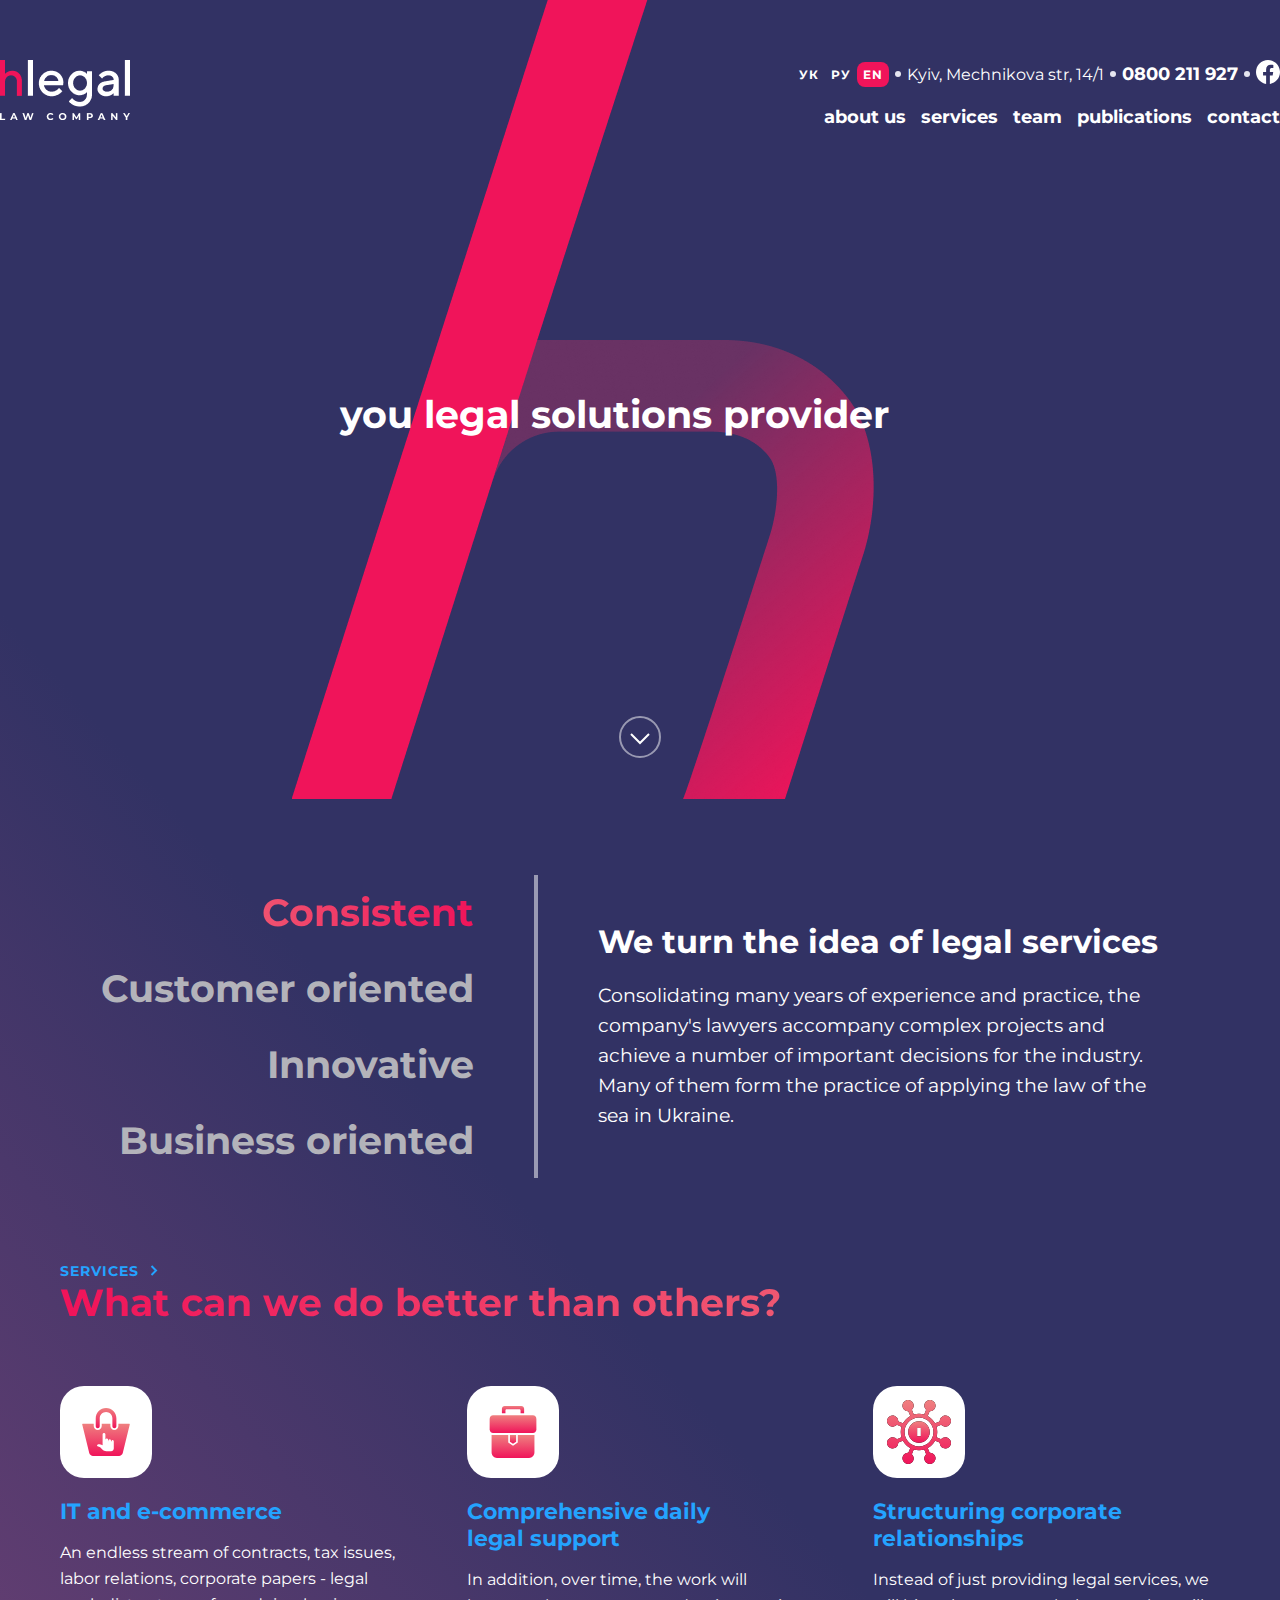
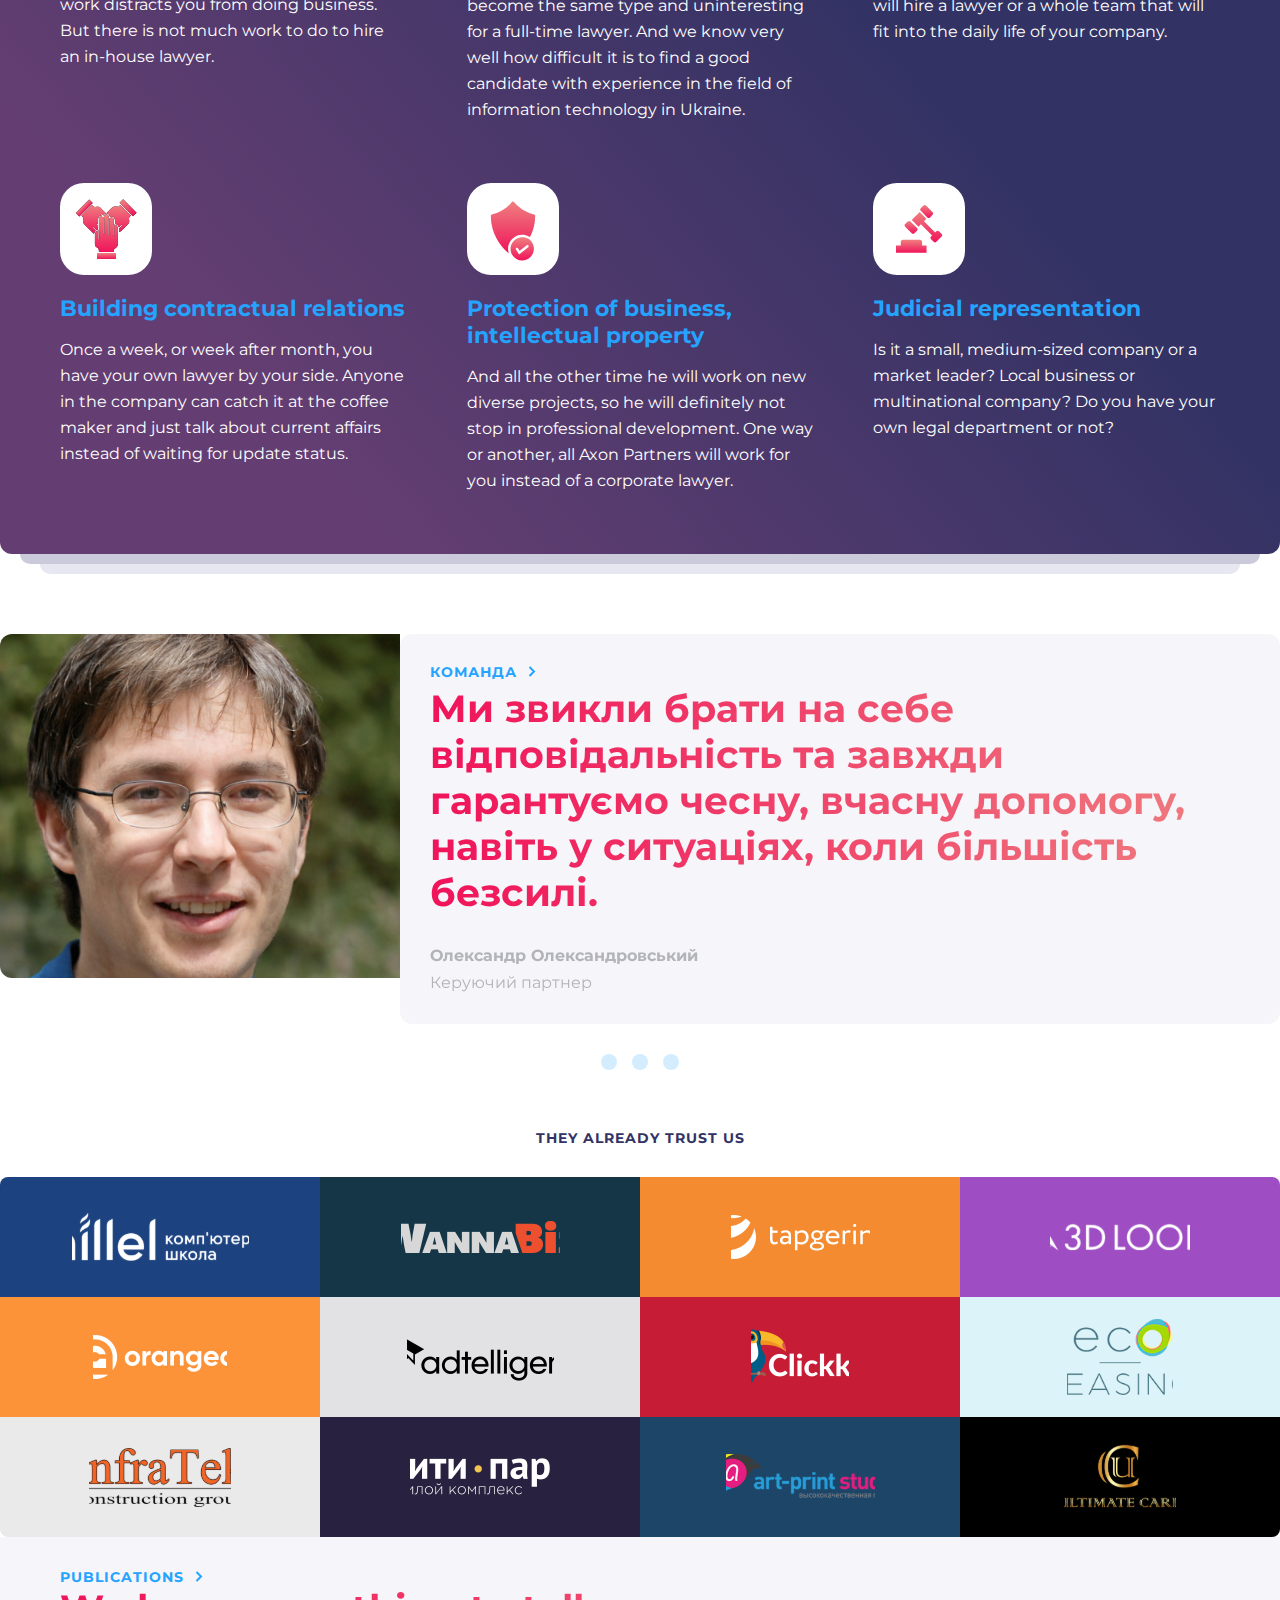
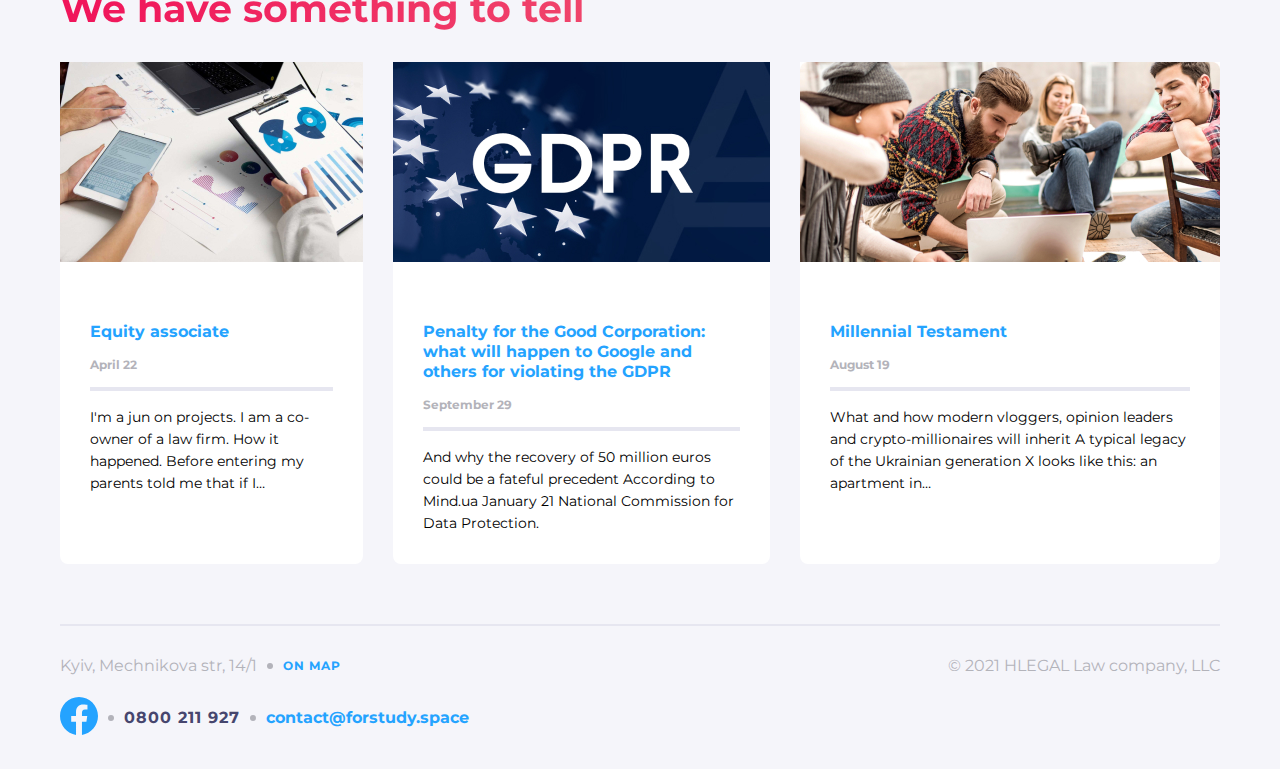
<file: index.html>
<!doctype html>
<html lang="en">
<head>
    <meta charset="UTF-8">
    <meta name="viewport"
          content="width=device-width, user-scalable=no, initial-scale=1.0, maximum-scale=1.0, minimum-scale=1.0">
    <meta http-equiv="X-UA-Compatible" content="ie=edge">
    <link rel="stylesheet" type="text/css" href="./slick/slick.css"/>
    <link rel="stylesheet" type="text/css" href="./slick/slick-theme.css"/>
    <link rel="stylesheet" href="./stylesheets/main.css">
    <title>hlegals</title>
</head>
<body>
    <section class="home">
        <div class="home__opacity"></div>
        <div class="container">
            <header class="header">
                <div class="header__wrapper">
                    <a href="#" class="header__logo">
                        <picture class="header__logo__img">
                            <source srcset="./images/icon/logo.png" media="(min-width: 376px)">
                            <source srcset="./images/icon/logo-mobile.svg" media="(min-width: 1px)">
                            <img src="./images/icon/logo.png" alt="logo" class="header__logo__img">
                        </picture>
                    </a>
                    <div class="header__nav-wrapper">
                        <a href="#" class="header__lang">УК</a>
                        <a href="#" class="header__lang">РУ</a>
                        <a href="#" class="header__lang header__lang__active">EN</a>
                        <div class="header__dot"></div>
                        <p class="header__text">Kyiv, Mechnikova str, 14/1</p>
                        <div class="header__dot"></div>
                        <p class="header__phone">0800 211 927</p>
                        <div class="header__dot"></div>
                        <a href="#" class="header__facebook">
                            <svg class="facebook__white" width="38" height="38" viewBox="0 0 38 38" fill="none" xmlns="http://www.w3.org/2000/svg">
                                <g clip-path="url(#clip0_32257_1322)">
                                    <path d="M38 19.1161C38 8.55857 29.4934 0 19 0C8.50658 0 0 8.55857 0 19.1161C0 28.6575 6.94803 36.5659 16.0312 38V24.6419H11.207V19.1161H16.0312V14.9046C16.0312 10.1136 18.8678 7.46723 23.2078 7.46723C25.2866 7.46723 27.4609 7.84059 27.4609 7.84059V12.545H25.0651C22.7048 12.545 21.9688 14.0185 21.9688 15.5302V19.1161H27.2383L26.3959 24.6419H21.9688V38C31.052 36.5659 38 28.6575 38 19.1161Z"/>
                                </g>
                                <defs>
                                    <clipPath id="clip0_32257_1322">
                                        <rect width="38" height="38" fill="white"/>
                                    </clipPath>
                                </defs>
                            </svg>
                        </a>
                    </div>
                    <nav class="header__nav-wrapper">
                        <a href="./pages/aboutUS.html" class="header__link">about us</a>
                        <a href="./pages/services.html" class="header__link">services</a>
                        <a href="./pages/team.html" class="header__link">team</a>
                        <a href="./pages/publications.html" class="header__link">publications</a>
                        <a href="./pages/contact.html" class="header__link">contact</a>
                    </nav>
                    <a href="#" class="header__burger">
                        <span class="header__burger__span"></span>
                        <span class="header__burger__span"></span>
                        <span class="header__burger__span"></span>
                    </a>
                </div>
            </header>
        </div>

        <div class="container">
            <div class="home__bgr__box">
                <h4 class="home__bgr__text">you legal solutions provider</h4>
                <a href="#" class="home__bgr__scroll">
                <svg class="home__bgr__scroll-svg" width="42" height="42" viewBox="0 0 42 42" fill="none" xmlns="http://www.w3.org/2000/svg">
                    <circle opacity="0.5" cx="21" cy="21" r="20" stroke-width="2"/>
                    <path d="M12 18L21 27L30 18" stroke-width="2"/>
                </svg>
            </a>
            </div>
            <div class="home__bgr">
                <img class="home__bgr__symbol" src="./images/symbol/symbol-sd.png" alt="Symbol">
            </div>
        </div>

        <div class="container">
            <div class="home__experiences">
                <div class="home__experiences__box">
                    <a href="#" class="home__experiences__box__list home__experiences__box__list__active">Consistent</a>
                    <a href="#" class="home__experiences__box__list">Customer oriented</a>
                    <a href="#" class="home__experiences__box__list">Innovative</a>
                    <a href="#" class="home__experiences__box__list">Business oriented</a>
                </div>
                <div class="home__experiences__separator"></div>
                <div class="home__experiences__box">
                    <h6 class="home__experiences__box__title">We turn the idea of legal services</h6>
                    <p class="home__experiences__box__text">Consolidating many years of experience and
                        practice, the company's lawyers accompany complex projects and achieve a
                        number of important decisions for the industry. Many of them form the
                        practice of applying the law of the sea in Ukraine.
                    </p>
                </div>
            </div>
            <div class="home__experiences__cardBox__container">
                <a href="" class="home__experiences__pageLink">Services
                    <svg class="arrow-svg" width="8" height="11" viewBox="0 0 8 11" fill="none" xmlns="http://www.w3.org/2000/svg">
                        <path d="M1.5 1L6 5.5L1.5 10"  stroke-width="2"/>
                    </svg>
                </a>
                <h1 class="home__experiences__pageTitle">What can we do better than others?</h1>
                <div class="home__experiences__cardBox">
                    <div class="home__experiences__cardBox__card">
                        <a href="./pages/service-entry.html" class="home__experiences__cardBox__card__link">
                        <img src="./images/icon/ecommerce.svg" alt="icon" class="home__experiences__cardBox__card__icon">
                        <p class="home__experiences__cardBox__card__title">IT and e-commerce</p>
                        </a>
                        <p class="home__experiences__cardBox__card__text">An endless stream of contracts,
                            tax issues, labor relations, corporate papers - legal work distracts you
                            from doing business. But there is not much work to do to hire an in-house
                            lawyer.
                        </p>
                    </div>
                    <div class="home__experiences__cardBox__card">
                        <a href="" class="home__experiences__cardBox__card__link">
                            <img src="./images/icon/support.svg" alt="icon" class="home__experiences__cardBox__card__icon">
                            <p class="home__experiences__cardBox__card__title">Comprehensive daily <br>
                                legal support</p>
                        </a>
                        <p class="home__experiences__cardBox__card__text">In addition, over time, the work will
                            become the same type and uninteresting for a full-time lawyer. And we
                            know very well how difficult it is to find a good candidate with
                            experience in the field of information technology in Ukraine.
                        </p>
                    </div>
                    <div class="home__experiences__cardBox__card">
                        <a href="" class="home__experiences__cardBox__card__link">
                            <img src="./images/icon/coprorate.svg" alt="icon" class="home__experiences__cardBox__card__icon">
                            <p class="home__experiences__cardBox__card__title">Structuring corporate relationships</p>
                        </a>
                        <p class="home__experiences__cardBox__card__text">Instead of just providing legal services, we will hire a
                            lawyer or a whole team that will fit into the daily life of your company.
                        </p>
                    </div>
                    <div class="home__experiences__cardBox__card">
                        <a href="" class="home__experiences__cardBox__card__link">
                            <img src="./images/icon/trust.svg" alt="icon" class="home__experiences__cardBox__card__icon">
                            <p class="home__experiences__cardBox__card__title">Building contractual relations</p>
                        </a>
                        <p class="home__experiences__cardBox__card__text">Once a week, or week after month, you have your own
                            lawyer by your side. Anyone in the company can catch it at the coffee maker and just talk about current
                            affairs instead of waiting for update status.
                        </p>
                    </div>
                    <div class="home__experiences__cardBox__card">
                        <a href="" class="home__experiences__cardBox__card__link">
                            <img src="./images/icon/protection.svg" alt="icon" class="home__experiences__cardBox__card__icon">
                            <p class="home__experiences__cardBox__card__title">Protection of business, intellectual property</p>
                        </a>
                        <p class="home__experiences__cardBox__card__text">And all the other time he will work on new diverse projects, so
                            he will definitely not stop in professional development. One way or another, all Axon Partners will work for you
                            instead of a corporate lawyer.
                        </p>
                    </div>
                    <div class="home__experiences__cardBox__card">
                        <a href="" class="home__experiences__cardBox__card__link">
                            <img src="./images/icon/court.svg" alt="icon" class="home__experiences__cardBox__card__icon">
                            <p class="home__experiences__cardBox__card__title">Judicial representation</p>
                        </a>
                        <p class="home__experiences__cardBox__card__text">Is it a small, medium-sized company or a market leader? Local business
                            or multinational company? Do you have your own legal department or not?
                        </p>
                    </div>
                </div>
            </div>
        </div>
    </section>
    <div class="home__shadowOne"></div>
    <div class="home__shadowTwo"></div>

    <section class="member">
        <div class="container">
            <div class="slider">
                <div>
                    <div class="member__wrapper">
                <div class="member__img">
                    <img class="member__img__image" src="./images/photo/Team-1.jpg" alt="Alexander Alexandrovsky">
                </div>
                <div class="member__box">
                    <a href="#" class="member__box__link">команда
                        <svg class="arrow-svg" width="8" height="11" viewBox="0 0 8 11" fill="none" xmlns="http://www.w3.org/2000/svg">
                            <path d="M1.5 1L6 5.5L1.5 10"  stroke-width="2"/>
                        </svg>
                    </a>
                    <h6 class="member__box__title">
                        Ми звикли брати на себе відповідальність
                        та завжди гарантуємо чесну,
                        вчасну допомогу, навіть у ситуаціях,
                        коли більшість безсилі.
                    </h6>
                    <p class="member__box__name">Олександр Олександровський</p>
                    <p class="member__box__state">Керуючий партнер</p>
                </div>
            </div>
                </div>
                <div>
                    <div class="member__wrapper">
                        <div class="member__img">
                            <img class="member__img__image" src="./images/photo/Team-1.jpg" alt="Alexander Alexandrovsky">
                        </div>
                        <div class="member__box">
                            <a href="#" class="member__box__link">команда
                                <svg class="arrow-svg" width="8" height="11" viewBox="0 0 8 11" fill="none" xmlns="http://www.w3.org/2000/svg">
                                    <path d="M1.5 1L6 5.5L1.5 10"  stroke-width="2"/>
                                </svg>
                            </a>
                            <h6 class="member__box__title">
                                Ми звикли брати на себе відповідальність
                                та завжди гарантуємо чесну,
                                вчасну допомогу, навіть у ситуаціях,
                                коли більшість безсилі.
                            </h6>
                            <p class="member__box__name">Олександр Олександровський</p>
                            <p class="member__box__state">Керуючий партнер</p>
                        </div>
                    </div>
                </div>
                <div>
                    <div class="member__wrapper">
                        <div class="member__img">
                            <img class="member__img__image" src="./images/photo/Team-1.jpg" alt="Alexander Alexandrovsky">
                        </div>
                        <div class="member__box">
                            <a href="#" class="member__box__link">команда
                                <svg class="arrow-svg" width="8" height="11" viewBox="0 0 8 11" fill="none" xmlns="http://www.w3.org/2000/svg">
                                    <path d="M1.5 1L6 5.5L1.5 10"  stroke-width="2"/>
                                </svg>
                            </a>
                            <h6 class="member__box__title">
                                Ми звикли брати на себе відповідальність
                                та завжди гарантуємо чесну,
                                вчасну допомогу, навіть у ситуаціях,
                                коли більшість безсилі.
                            </h6>
                            <p class="member__box__name">Олександр Олександровський</p>
                            <p class="member__box__state">Керуючий партнер</p>
                        </div>
                    </div>
                </div>
            </div>

<!--            <div class="member__switcher">-->
<!--                <div class="member__switcher__circle member__switcher__circle-active"></div>-->
<!--                <div class="member__switcher__circle"></div>-->
<!--                <div class="member__switcher__circle"></div>-->
<!--            </div>-->

        </div>
    </section>

    <section class="trust">
        <div class="container">
            <div class="trust__wrapper">
                <h6 class="trust__title">They already trust us</h6>
                <div class="trust__box">
                    <a href="#" class="trust__box__link">
                        <img src="./images/clients/hillel.svg" alt="hilel" class="trust__box__hilel trust__box__img">
                    </a>
                    <a href="#" class="trust__box__link">
                        <img src="./images/clients/wannabiz.svg" alt="wannaBiz" class="trust__box__wannaBiz trust__box__img">
                    </a>
                    <a href="#" class="trust__box__link">
                        <img src="./images/clients/tapgerine.svg" alt="tapgerine" class="trust__box__tapgerine trust__box__img">
                    </a>
                    <a href="#" class="trust__box__link">
                        <img src="./images/clients/3dlook.svg" alt="3dLook" class="trust__box__3dLook trust__box__img">
                    </a>
                    <a href="#" class="trust__box__link">
                        <img src="./images/clients/orangear.svg" alt="orangear" class="trust__box__orangear trust__box__img">
                    </a>
                    <a href="#" class="trust__box__link">
                        <img src="./images/clients/adtelligent.svg" alt="adtelligent" class="trust__box__adtelligent trust__box__img">
                    </a>
                    <a href="#" class="trust__box__link">
                        <img src="./images/clients/clickky.svg" alt="clickky" class="trust__box__clickky trust__box__img">
                    </a>
                    <a href="#" class="trust__box__link">
                        <img src="./images/clients/eco-leasing.svg" alt="eco" class="trust__box__eco trust__box__img">
                    </a>
                    <a href="#" class="trust__box__link">
                        <img src="./images/clients/ingratek.svg" alt="infraTec" class="trust__box__infraTec trust__box__img">
                    </a>
                    <a href="#" class="trust__box__link">
                        <img src="./images/clients/city-park.svg" alt="cityPark" class="trust__box__cityPark trust__box__img">
                    </a>
                    <a href="#" class="trust__box__link">
                        <img src="./images/clients/artprint.svg" alt="artPrint" class="trust__box__artPrint trust__box__img">
                    </a>
                    <a href="#" class="trust__box__link">
                        <img src="./images/clients/ultimatecard.svg" alt="ultimate" class="trust__box__ultimate trust__box__img">
                    </a>
                </div>
            </div>
        </div>
    </section>

    <section class="publications">
        <div class="container">
            <div class="publications__wrapper">
                <a href="#" class="publications__link">Publications
                    <svg class="arrow-svg" width="8" height="11" viewBox="0 0 8 11" fill="none" xmlns="http://www.w3.org/2000/svg">
                        <path d="M1.5 1L6 5.5L1.5 10"  stroke-width="2"/>
                    </svg>
                </a>

                <h6 class="publications__title">
                    We have something to tell
                </h6>

                <div class="publications__box">
                    <div class="publications__box__card">
                        <picture class="publications__box__card__img">
                            <source srcset="./images/cover/cover.jpg" media="(min-width: 1441px)">
                            <source srcset="./images/cover/cover-sd.jpg" media="(min-width: 1025px)">
                            <source srcset="./images/cover/cover-tabHD.jpg" media="(min-width: 769px)">
                            <source srcset="./images/cover/cover-tabSD.jpg" media="(min-width: 376px)">
                            <source srcset="./images/cover/cover-phone.jpg" media="(min-width: 1px)">
                            <img class="publications__box__card__img" src="./images/cover/cover.jpg" alt="cover">
                        </picture>
                        <div class="publications__box__card__container">
                            <a href="#" class="publications__box__card__title">Equity associate</a>
                            <p class="publications__box__card__date">April 22</p>
                            <div class="publications__box__card__separator"></div>
                            <p class="publications__box__card__text">I'm a jun on projects. I am a
                                co-owner of a law firm. How it happened. Before entering my
                                parents told me that if I…
                            </p>
                        </div>
                    </div>
                    <div class="publications__box__card">
                        <picture class="publications__box__card__img">
                            <source srcset="./images/cover/gdpr.jpg" media="(min-width: 1441px)">
                            <source srcset="./images/cover/gdpr-sd.jpg" media="(min-width: 1025px)">
                            <source srcset="./images/cover/gdpr-tabHD.jpg" media="(min-width: 769px)">
                            <source srcset="./images/cover/gdpr-tabSD.jpg" media="(min-width: 376px)">
                            <source srcset="./images/cover/gdpr-phone.jpg" media="(min-width: 1px)">
                            <img class="publications__box__card__img" src="./images/cover/gdpr.jpg" alt="GDPR">
                        </picture>
                        <div class="publications__box__card__container">
                            <a href="./pages/publications-entry.html" class="publications__box__card__title">Penalty for the Good Corporation:
                                what will happen to Google and others for violating the GDPR</a>
                            <p class="publications__box__card__date">September 29</p>
                            <div class="publications__box__card__separator"></div>
                            <p class="publications__box__card__text">And why the recovery of 50 million euros
                                could be a fateful precedent According to Mind.ua January
                                21 National Commission for Data Protection.
                            </p>
                        </div>
                    </div>
                    <div class="publications__box__card">
                        <picture class="publications__box__card__img">
                            <source srcset="./images/cover/cover-2.jpg" media="(min-width: 1441px)">
                            <source srcset="./images/cover/cover-2-sd.jpg" media="(min-width: 1025px)">
                            <source srcset="./images/cover/cover-2-tabHD.jpg" media="(min-width: 769px)">
                            <source srcset="./images/cover/cover-2-tabSD.jpg" media="(min-width: 376px)">
                            <source srcset="./images/cover/cover-2-phone.jpg" media="(min-width: 1px)">
                            <img class="publications__box__card__img" src="./images/cover/cover-2.jpg" alt="cover">
                        </picture>
                        <div class="publications__box__card__container">
                            <a href="#" class="publications__box__card__title">Millennial Testament</a>
                            <p class="publications__box__card__date">August 19</p>
                            <div class="publications__box__card__separator"></div>
                            <p class="publications__box__card__text">What and how modern vloggers,
                                opinion leaders and crypto-millionaires will inherit A
                                typical legacy of the Ukrainian generation X looks like this:
                                an apartment in…
                            </p>
                        </div>
                    </div>
                </div>
            </div>
        </div>
    </section>

    <footer class="footer">
        <div class="container">
            <div class="footer__wrapper">
                    <div class="footer__box">
                        <p class="footer__adress">Kyiv, Mechnikova str, 14/1</p>
                        <div class="footer__dot"></div>
                        <a href="#" class="footer__onMap">On map</a>
                    </div>
                    <div class="footer__box">
                        <a href="" class="footer__facebook">
                            <svg class="facebook__blue" width="38" height="38" viewBox="0 0 38 38" fill="none" xmlns="http://www.w3.org/2000/svg">
                            <g clip-path="url(#clip0_32257_1322)">
                                <path d="M38 19.1161C38 8.55857 29.4934 0 19 0C8.50658 0 0 8.55857 0 19.1161C0 28.6575 6.94803 36.5659 16.0312 38V24.6419H11.207V19.1161H16.0312V14.9046C16.0312 10.1136 18.8678 7.46723 23.2078 7.46723C25.2866 7.46723 27.4609 7.84059 27.4609 7.84059V12.545H25.0651C22.7048 12.545 21.9688 14.0185 21.9688 15.5302V19.1161H27.2383L26.3959 24.6419H21.9688V38C31.052 36.5659 38 28.6575 38 19.1161Z"/>
                            </g>
                            <defs>
                                <clipPath id="clip0_32257_1322">
                                    <rect width="38" height="38" fill="white"/>
                                </clipPath>
                            </defs>
                        </svg>
                        </a>
                        <div class="footer__dot"></div>
                        <p class="footer__phone">0800 211 927</p>
                        <div class="footer__dot"></div>
                        <a href="#" class="footer__email">contact@forstudy.space</a>
                    </div>
                <p class="footer__end">© 2021 HLEGAL Law company, LLC</p>
            </div>
        </div>
    </footer>

    <script type="text/javascript" src="jquery.js"></script>
    <script src="./slick/slick.min.js"></script>
    <script>
        $('.slider').slick({
            dots: true,
            speed: 600,
            autoplay: false,
            autoplaySpeed: 2000,
            dotsClass: 'member__switcher',
        });
    </script>
</body>
</html>
</file>
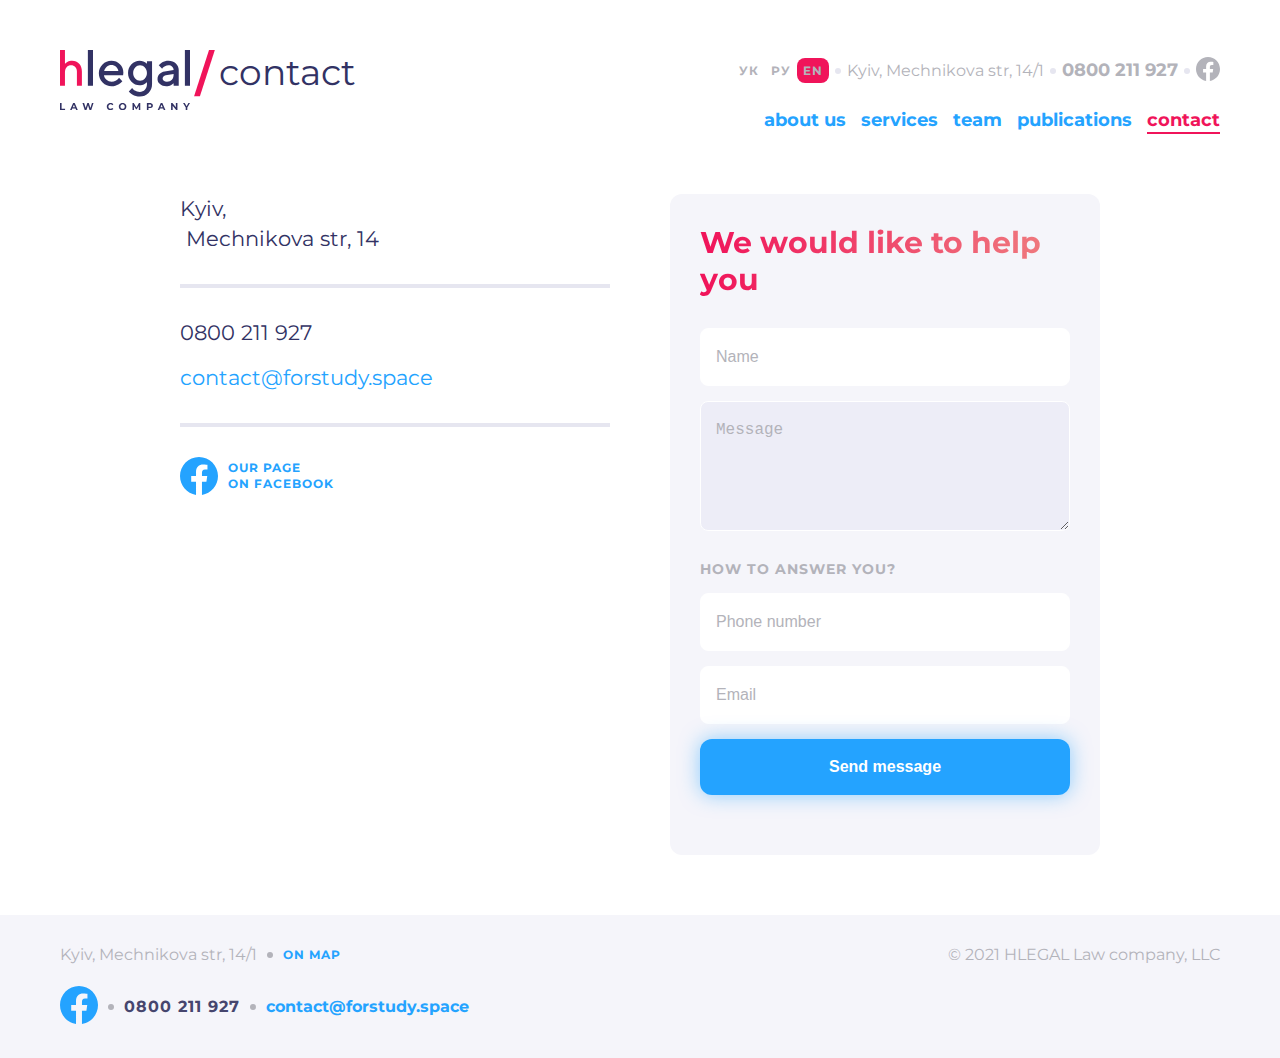
<file: pages/contact.html>
<!doctype html>
<html lang="en">
<head>
    <meta charset="UTF-8">
    <meta name="viewport"
          content="width=device-width, user-scalable=no, initial-scale=1.0, maximum-scale=1.0, minimum-scale=1.0">
    <meta http-equiv="X-UA-Compatible" content="ie=edge">
    <link rel="stylesheet" href="../stylesheets/contact.css">
    <title>Contact</title>
</head>
<body>

<header class="header">
    <div class="container">
        <div class="header__opacity"></div>
        <div class="header__wrapper">
            <div class="header__logo__box">
                <a href="../index.html" class="header__logo">
                    <picture class="header__logo__img">
                        <source srcset="../images/icon/logo-gen.svg" media="(min-width: 376px)">
                        <source srcset="../images/icon/logo-lil.svg" media="(min-width: 1px)">
                        <img src="../images/icon/logo-gen.svg" alt="logo" class="header__logo__img">
                    </picture>
                </a>
                <a href="../pages/contact.html" class="header__logo__link">contact</a>
            </div>
            <div class="header__nav-wrapper">
                <a href="#" class="header__lang">УК</a>
                <a href="#" class="header__lang">РУ</a>
                <a href="#" class="header__lang header__lang__active">EN</a>
                <div class="header__dot"></div>
                <p class="header__text">Kyiv, Mechnikova str, 14/1</p>
                <div class="header__dot"></div>
                <p class="header__phone">0800 211 927</p>
                <div class="header__dot"></div>
                <a href="#" class="header__facebook">
                    <svg class="facebook__gray" width="38" height="38" viewBox="0 0 38 38" fill="none" xmlns="http://www.w3.org/2000/svg">
                        <g clip-path="url(#clip0_32257_1322)">
                            <path d="M38 19.1161C38 8.55857 29.4934 0 19 0C8.50658 0 0 8.55857 0 19.1161C0 28.6575 6.94803 36.5659 16.0312 38V24.6419H11.207V19.1161H16.0312V14.9046C16.0312 10.1136 18.8678 7.46723 23.2078 7.46723C25.2866 7.46723 27.4609 7.84059 27.4609 7.84059V12.545H25.0651C22.7048 12.545 21.9688 14.0185 21.9688 15.5302V19.1161H27.2383L26.3959 24.6419H21.9688V38C31.052 36.5659 38 28.6575 38 19.1161Z"/>
                        </g>
                        <defs>
                            <clipPath id="clip0_32257_1322">
                                <rect width="38" height="38" fill="white"/>
                            </clipPath>
                        </defs>
                    </svg>
                </a>
            </div>
            <nav class="header__nav-wrapper">
                <a href="../pages/aboutUS.html" class="header__link">about us</a>
                <a href="../pages/services.html" class="header__link">services</a>
                <a href="../pages/team.html" class="header__link">team</a>
                <a href="../pages/publications.html" class="header__link">publications</a>
                <a href="../pages/contact.html" class="header__link header__link__active">contact</a>
            </nav>

            <a href="#" class="header__burger">
                <span class="header__burger__span"></span>
                <span class="header__burger__span"></span>
                <span class="header__burger__span"></span>
            </a>
        </div>
    </div>
</header>

<section class="contact">
    <div class="container">
        <div class="contact__wrapper">
            <div class="contact__box-one">
                <p class="contact__text">Kyiv, <br>  Mechnikova str, 14</p>
                <div class="contact__separator"></div>
                <p class="contact__text">0800 211 927</p>
                <a href="#" class="contact__link">contact@forstudy.space</a>
                <div class="contact__separator"></div>
                <a href="#" class="contact__facebook">
                    <svg class="facebook__blue" width="38" height="38" viewBox="0 0 38 38" fill="none" xmlns="http://www.w3.org/2000/svg">
                    <g clip-path="url(#clip0_32257_1322)">
                        <path d="M38 19.1161C38 8.55857 29.4934 0 19 0C8.50658 0 0 8.55857 0 19.1161C0 28.6575 6.94803 36.5659 16.0312 38V24.6419H11.207V19.1161H16.0312V14.9046C16.0312 10.1136 18.8678 7.46723 23.2078 7.46723C25.2866 7.46723 27.4609 7.84059 27.4609 7.84059V12.545H25.0651C22.7048 12.545 21.9688 14.0185 21.9688 15.5302V19.1161H27.2383L26.3959 24.6419H21.9688V38C31.052 36.5659 38 28.6575 38 19.1161Z"/>
                    </g>
                    <defs>
                        <clipPath id="clip0_32257_1322">
                            <rect width="38" height="38" fill="white"/>
                        </clipPath>
                    </defs>
                </svg>
                    <div>
                        <p class="contact__facebook__text">Our page</p>
                        <p class="contact__facebook__text">on facebook</p>
                    </div>

                </a>
            </div>
            <form action="./" method="post">
                <div class="contact__box-two">
                    <h2 class="contact__title">We would like to help you</h2>
                    <label class="contact__label">
                        <input class="contact__input" name="user_name" type="text" minlength="3" maxlength="24" placeholder="Name">
                        <textarea class="contact__input contact__text-area" disabled name="user_message" placeholder="Message"></textarea>
                    </label>
                        <p class="contact__lilTitle">How to answer you?</p>
                    <label class="contact__label">
                        <input class="contact__input" type="tel" pattern="+[0-9]{2}[0-9]{3}[0-9]{4}" minlength="3" maxlength="50" placeholder="Phone number">
                        <input class="contact__input"   type="email" minlength="5" maxlength="50" placeholder="Email">
                        <input type="submit" class="contact__btn" value="Send message">
                    </label>
                </div>
            </form>

        </div>
    </div>

</section>

<footer class="footer footer-background">
    <div class="container">
        <div class="footer__wrapper">
            <div class="footer__box">
                <p class="footer__adress">Kyiv, Mechnikova str, 14/1</p>
                <div class="footer__dot"></div>
                <a href="#" class="footer__onMap">On map</a>
            </div>
            <div class="footer__box">
                <a href="" class="footer__facebook">
                    <svg class="facebook__blue" width="38" height="38" viewBox="0 0 38 38" fill="none" xmlns="http://www.w3.org/2000/svg">
                        <g clip-path="url(#clip0_32257_1322)">
                            <path d="M38 19.1161C38 8.55857 29.4934 0 19 0C8.50658 0 0 8.55857 0 19.1161C0 28.6575 6.94803 36.5659 16.0312 38V24.6419H11.207V19.1161H16.0312V14.9046C16.0312 10.1136 18.8678 7.46723 23.2078 7.46723C25.2866 7.46723 27.4609 7.84059 27.4609 7.84059V12.545H25.0651C22.7048 12.545 21.9688 14.0185 21.9688 15.5302V19.1161H27.2383L26.3959 24.6419H21.9688V38C31.052 36.5659 38 28.6575 38 19.1161Z"/>
                        </g>
                        <defs>
                            <clipPath id="clip0_32257_1322">
                                <rect width="38" height="38" fill="white"/>
                            </clipPath>
                        </defs>
                    </svg>
                </a>
                <div class="footer__dot"></div>
                <p class="footer__phone">0800 211 927</p>
                <div class="footer__dot"></div>
                <a href="#" class="footer__email">contact@forstudy.space</a>
            </div>
            <p class="footer__end">© 2021 HLEGAL Law company, LLC</p>
        </div>
    </div>
</footer>

</body>
</html>
</file>
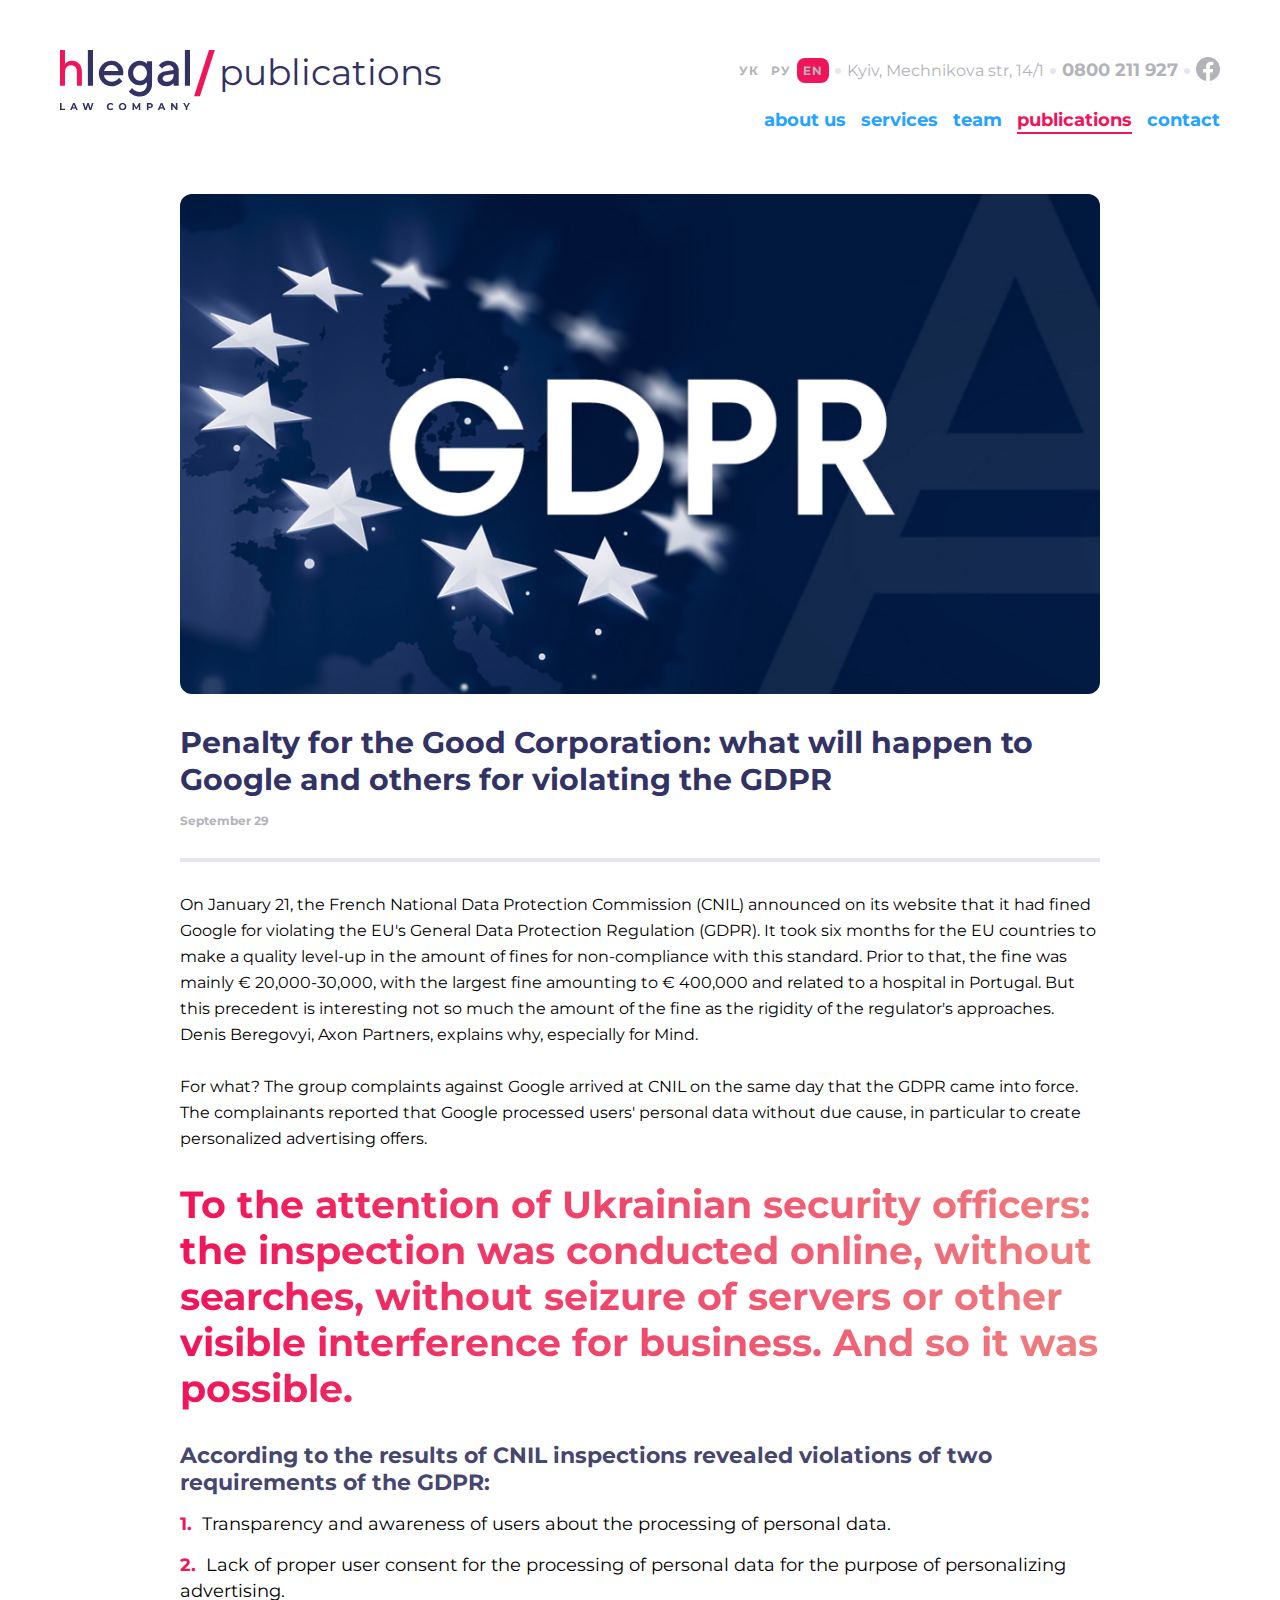
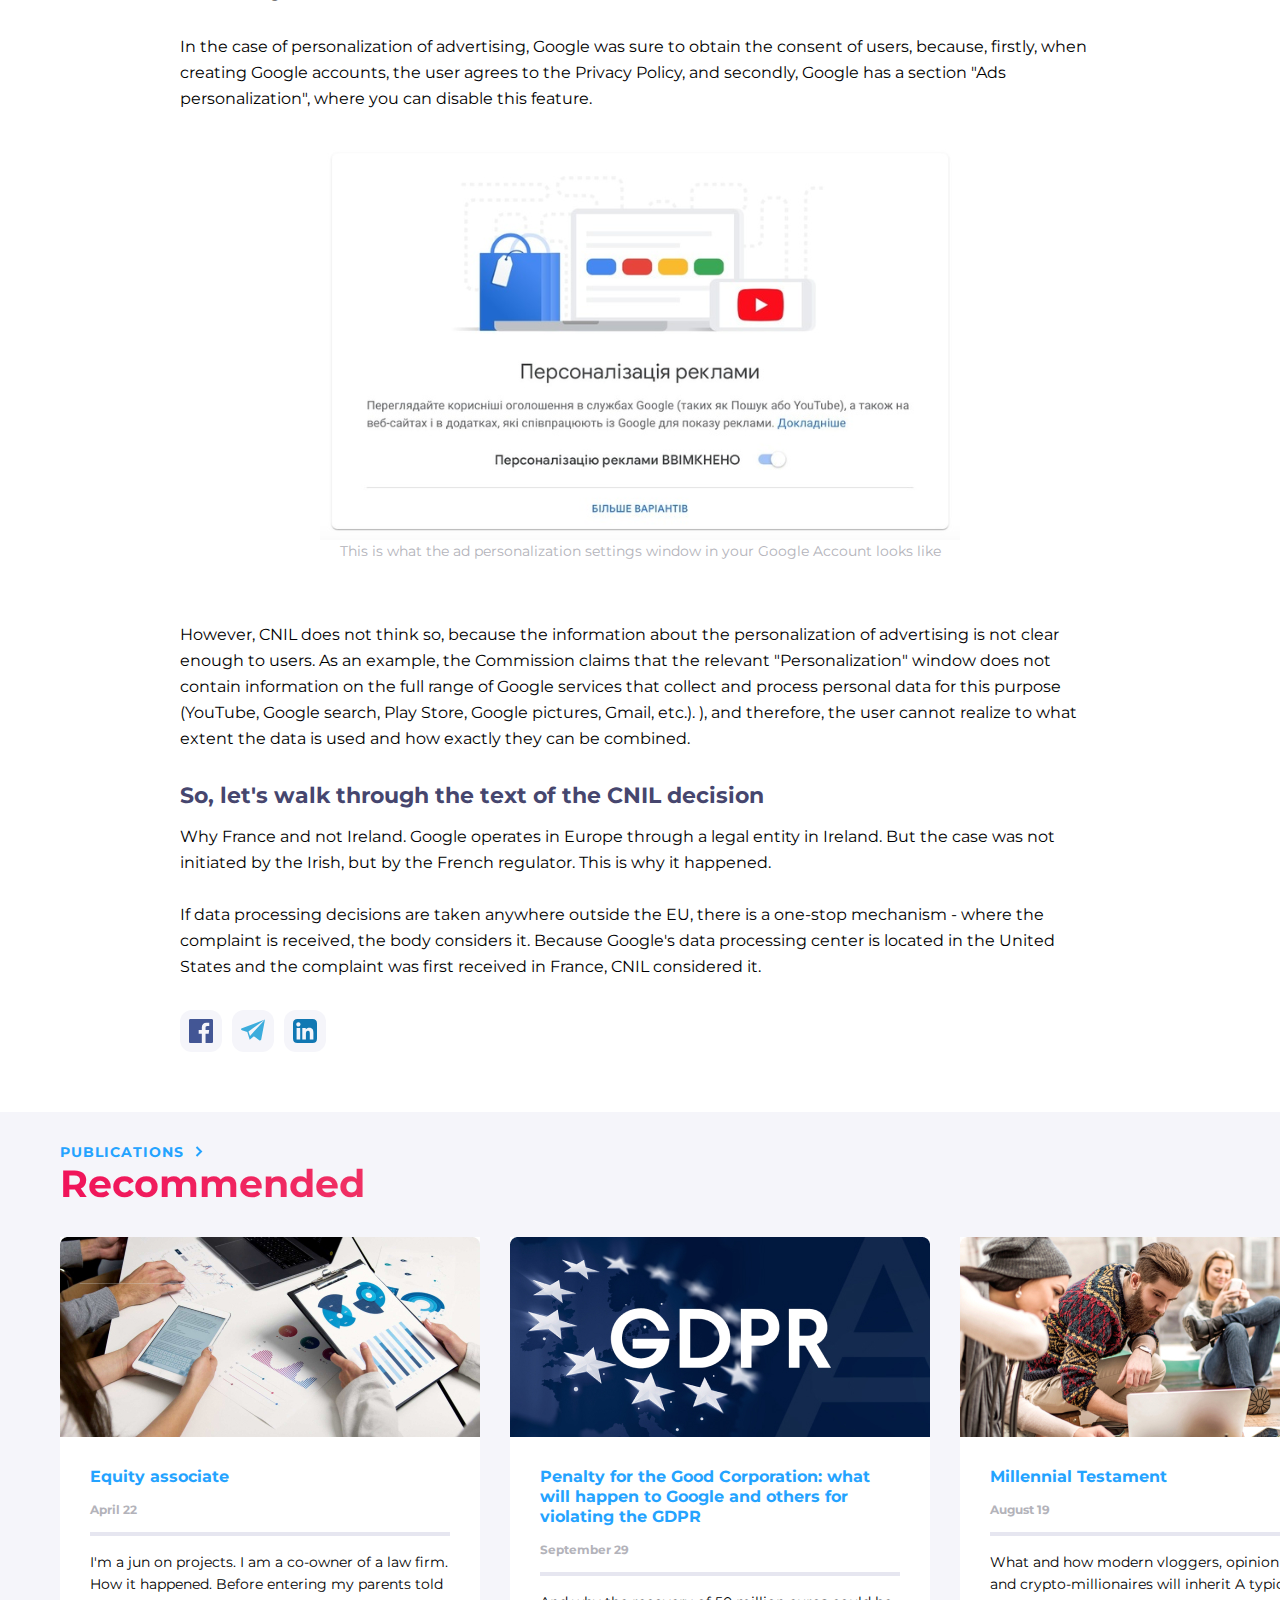
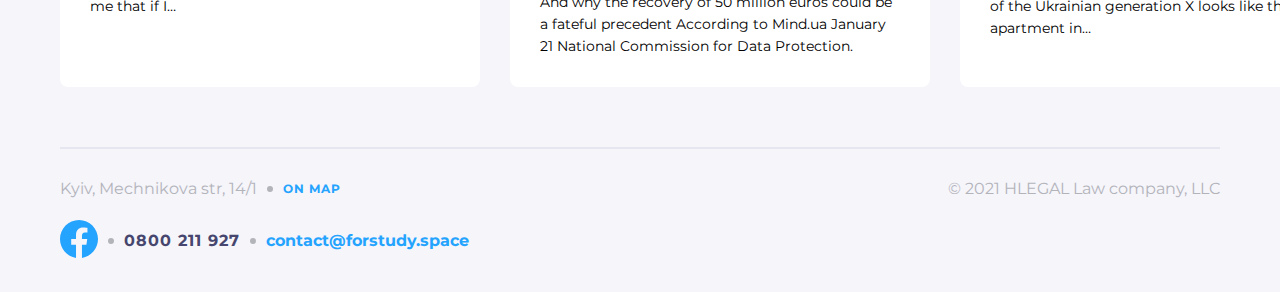
<file: pages/publications-entry.html>
<!doctype html>
<html lang="en">
<head>
    <meta charset="UTF-8">
    <meta name="viewport"
          content="width=device-width, user-scalable=no, initial-scale=1.0, maximum-scale=1.0, minimum-scale=1.0">
    <meta http-equiv="X-UA-Compatible" content="ie=edge">
    <link rel="stylesheet" href="../stylesheets/publication-entry.css">
    <title>GDPR</title>
</head>
<body>
    <header class="header">
        <div class="container">
        <div class="header__opacity"></div>
            <div class="header__wrapper">
        <div class="header__logo__box">
            <a href="../index.html" class="header__logo">
                <picture class="header__logo__img">
                    <source srcset="../images/icon/logo-gen.svg" media="(min-width: 376px)">
                    <source srcset="../images/icon/logo-lil.svg" media="(min-width: 1px)">
                    <img src="../images/icon/logo-gen.svg" alt="logo" class="header__logo__img">
                </picture>
            </a>
            <a href="../pages/publications.html" class="header__logo__link">publications</a>
        </div>
        <div class="header__nav-wrapper">
            <a href="#" class="header__lang">УК</a>
            <a href="#" class="header__lang">РУ</a>
            <a href="#" class="header__lang header__lang__active">EN</a>
            <div class="header__dot"></div>
            <p class="header__text">Kyiv, Mechnikova str, 14/1</p>
            <div class="header__dot"></div>
            <p class="header__phone">0800 211 927</p>
            <div class="header__dot"></div>
            <a href="#" class="header__facebook">
                <svg class="facebook__gray" width="38" height="38" viewBox="0 0 38 38" fill="none" xmlns="http://www.w3.org/2000/svg">
                    <g clip-path="url(#clip0_32257_1322)">
                        <path d="M38 19.1161C38 8.55857 29.4934 0 19 0C8.50658 0 0 8.55857 0 19.1161C0 28.6575 6.94803 36.5659 16.0312 38V24.6419H11.207V19.1161H16.0312V14.9046C16.0312 10.1136 18.8678 7.46723 23.2078 7.46723C25.2866 7.46723 27.4609 7.84059 27.4609 7.84059V12.545H25.0651C22.7048 12.545 21.9688 14.0185 21.9688 15.5302V19.1161H27.2383L26.3959 24.6419H21.9688V38C31.052 36.5659 38 28.6575 38 19.1161Z"/>
                    </g>
                    <defs>
                        <clipPath id="clip0_32257_1322">
                            <rect width="38" height="38" fill="white"/>
                        </clipPath>
                    </defs>
                </svg>
            </a>
        </div>
        <nav class="header__nav-wrapper">
            <a href="../pages/aboutUS.html" class="header__link">about us</a>
            <a href="../pages/services.html" class="header__link">services</a>
            <a href="../pages/team.html" class="header__link">team</a>
            <a href="../pages/publications.html" class="header__link header__link__active">publications</a>
            <a href="../pages/contact.html" class="header__link">contact</a>
        </nav>

        <a href="#" class="header__burger">
            <span class="header__burger__span"></span>
            <span class="header__burger__span"></span>
            <span class="header__burger__span"></span>
        </a>
    </div>
        </div>
    </header>

    <section class="gdpr">
        <div class="container">
            <div class="gdpr__wrapper">
                <div class="gdpr__box">
                    <img src="../images/photo/Cover.jpg" alt="GDPR cover">
                </div>

                <h4 class="gdpr__title">Penalty for the Good Corporation: what
                    will happen to Google and others for violating the GDPR
                </h4>
                <p class="gdpr__date">September 29</p>
                <div class="gdpr__separator"></div>
                <p class="gdpr__text">On January 21, the French National Data
                    Protection Commission (CNIL) announced on its website
                    that it had fined Google for violating the EU's General
                    Data Protection Regulation (GDPR). It took six months for
                    the EU countries to make a quality level-up in the amount
                    of fines for non-compliance with this standard. Prior to
                    that, the fine was mainly € 20,000-30,000, with the largest
                    fine amounting to € 400,000 and related to a hospital in
                    Portugal. But this precedent is interesting not so much
                    the amount of the fine as the rigidity of the regulator's
                    approaches. Denis Beregovyi, Axon Partners, explains why,
                    especially for Mind.
                    <br>
                    <br>
                    For what? The group complaints against Google arrived at
                    CNIL on the same day that the GDPR came into force. The
                    complainants reported that Google processed users'
                    personal data without due cause, in particular to create
                    personalized advertising offers.
                </p>
                <h2 class="gdpr__title-big">To the attention of Ukrainian
                    security officers: the inspection was conducted online,
                    without searches, without seizure of servers or other
                    visible interference for business. And so it was possible.
                </h2>
                <h4 class="gdpr__title-list">According to the results of CNIL
                    inspections revealed violations of two requirements of the
                    GDPR:
                </h4>
                <ul class="gdpr__list">
                    <li class="gdpr__list__text">Transparency and awareness
                        of users about the processing of personal data.</li>
                    <li class="gdpr__list__text">Lack of proper user consent
                        for the processing of personal data for the purpose
                        of personalizing advertising.</li>
                </ul>
                <p class="gdpr__text">In the case of personalization of
                    advertising, Google was sure to obtain the consent of
                    users, because, firstly, when creating Google accounts,
                    the user agrees to the Privacy Policy, and secondly,
                    Google has a section "Ads personalization", where you can
                    disable this feature.
                </p>
                <div class="gdpr__container">
                    <picture class="gdpr__picture">
                        <source srcset="../images/photo/image-2.svg" media="(min-width: 376px)">
                        <source srcset="../images/photo/image-1.svg" media="(min-width: 1px)">
                        <img src="../images/photo/image-2.svg" alt="Advertising image" class="gdpr__container__img">
                    </picture>
                    <p class="gdpr__container__text">This is what the ad
                        personalization settings window in your Google
                        Account looks like
                    </p>
                </div>
                <p class="gdpr__text">However, CNIL does not think so, because
                    the information about the personalization of advertising
                    is not clear enough to users. As an example, the
                    Commission claims that the relevant "Personalization"
                    window does not contain information on the full range
                    of Google services that collect and process personal
                    data for this purpose (YouTube, Google search, Play Store,
                    Google pictures, Gmail, etc.). ), and therefore, the user
                    cannot realize to what extent the data is used and how
                    exactly they can be combined.
                </p>
                <h4 class="gdpr__title-list">So, let's walk through the text
                    of the CNIL decision
                </h4>
                <p class="gdpr__text">Why France and not Ireland. Google
                    operates in Europe through a legal entity in Ireland.
                    But the case was not initiated by the Irish, but by the
                    French regulator. This is why it happened.
                    <br>
                    <br>
                    If data processing decisions are taken anywhere outside
                    the EU, there is a one-stop mechanism - where the
                    complaint is received, the body considers it. Because
                    Google's data processing center is located in the United
                    States and the complaint was first received in France,
                    CNIL considered it.
                </p>
                <div class="gdpr__footer">
                    <a href="#" class="gdpr__footer__link">
                        <img src="../images/icon/facebok-square.svg" alt="facebook link" class="gdpr__footer__img">
                    </a>
                    <a href="#" class="gdpr__footer__link">
                        <img src="../images/icon/twitter.svg" alt="twitter link" class="gdpr__footer__img">
                    </a>
                    <a href="#" class="gdpr__footer__link">
                        <img src="../images/icon/linkedln.svg" alt="linkedln link" class="gdpr__footer__img">
                    </a>
                </div>
            </div>
        </div>
    </section>

    <section class="publications">
        <div class="container">
            <div class="publications__wrapper">
                <a href="#" class="publications__link">Publications
                    <svg class="arrow-svg" width="8" height="11" viewBox="0 0 8 11" fill="none" xmlns="http://www.w3.org/2000/svg">
                        <path d="M1.5 1L6 5.5L1.5 10"  stroke-width="2"/>
                    </svg>
                </a>

                <h6 class="publications__title">
                    Recommended
                </h6>

                <div class="publications__box">
                    <div class="publications__box__card">
                        <picture class="publications__box__card__img">
                            <source srcset="../images/cover/cover.jpg" media="(min-width: 1441px)">
                            <source srcset="../images/cover/cover-sd.jpg" media="(min-width: 1025px)">
                            <source srcset="../images/cover/cover-tabHD.jpg" media="(min-width: 769px)">
                            <source srcset="../images/cover/cover-tabSD.jpg" media="(min-width: 376px)">
                            <source srcset="../images/cover/cover-phone.jpg" media="(min-width: 1px)">
                            <img class="member__img__image" src="../images/cover/cover.jpg" alt="cover">
                        </picture>
                        <div class="publications__box__card__container">
                            <a href="#" class="publications__box__card__title">Equity associate</a>
                            <p class="publications__box__card__date">April 22</p>
                            <div class="publications__box__card__separator"></div>
                            <p class="publications__box__card__text">I'm a jun on projects. I am a
                                co-owner of a law firm. How it happened. Before entering my
                                parents told me that if I…
                            </p>
                        </div>
                    </div>
                    <div class="publications__box__card">
                        <picture class="publications__box__card__img">
                            <source srcset="../images/cover/gdpr.jpg" media="(min-width: 1441px)">
                            <source srcset="../images/cover/gdpr-sd.jpg" media="(min-width: 1025px)">
                            <source srcset="../images/cover/gdpr-tabHD.jpg" media="(min-width: 769px)">
                            <source srcset="../images/cover/gdpr-tabSD.jpg" media="(min-width: 376px)">
                            <source srcset="../images/cover/gdpr-phone.jpg" media="(min-width: 1px)">
                            <img class="member__img__image" src="../images/cover/gdpr.jpg" alt="GDPR">
                        </picture>
                        <div class="publications__box__card__container">
                            <a href="../pages/publications-entry.html" class="publications__box__card__title">Penalty for the Good Corporation:
                                what will happen to Google and others for violating the GDPR</a>
                            <p class="publications__box__card__date">September 29</p>
                            <div class="publications__box__card__separator"></div>
                            <p class="publications__box__card__text">And why the recovery of 50 million euros
                                could be a fateful precedent According to Mind.ua January
                                21 National Commission for Data Protection.
                            </p>
                        </div>
                    </div>
                    <div class="publications__box__card">
                        <picture class="publications__box__card__img">
                            <source srcset="../images/cover/cover-2.jpg" media="(min-width: 1441px)">
                            <source srcset="../images/cover/cover-2-sd.jpg" media="(min-width: 1025px)">
                            <source srcset="../images/cover/cover-2-tabHD.jpg" media="(min-width: 769px)">
                            <source srcset="../images/cover/cover-2-tabSD.jpg" media="(min-width: 376px)">
                            <source srcset="../images/cover/cover-2-phone.jpg" media="(min-width: 1px)">
                            <img class="member__img__image" src="../images/cover/cover-2.jpg" alt="cover">
                        </picture>
                        <div class="publications__box__card__container">
                            <a href="#" class="publications__box__card__title">Millennial Testament</a>
                            <p class="publications__box__card__date">August 19</p>
                            <div class="publications__box__card__separator"></div>
                            <p class="publications__box__card__text">What and how modern vloggers,
                                opinion leaders and crypto-millionaires will inherit A
                                typical legacy of the Ukrainian generation X looks like this:
                                an apartment in…
                            </p>
                        </div>
                    </div>
                </div>
            </div>
        </div>
    </section>

    <footer class="footer">
        <div class="container">
            <div class="footer__wrapper">
                <div class="footer__box">
                    <p class="footer__adress">Kyiv, Mechnikova str, 14/1</p>
                    <div class="footer__dot"></div>
                    <a href="#" class="footer__onMap">On map</a>
                </div>
                <div class="footer__box">
                    <a href="" class="footer__facebook">
                        <svg class="facebook__blue" width="38" height="38" viewBox="0 0 38 38" fill="none" xmlns="http://www.w3.org/2000/svg">
                            <g clip-path="url(#clip0_32257_1322)">
                                <path d="M38 19.1161C38 8.55857 29.4934 0 19 0C8.50658 0 0 8.55857 0 19.1161C0 28.6575 6.94803 36.5659 16.0312 38V24.6419H11.207V19.1161H16.0312V14.9046C16.0312 10.1136 18.8678 7.46723 23.2078 7.46723C25.2866 7.46723 27.4609 7.84059 27.4609 7.84059V12.545H25.0651C22.7048 12.545 21.9688 14.0185 21.9688 15.5302V19.1161H27.2383L26.3959 24.6419H21.9688V38C31.052 36.5659 38 28.6575 38 19.1161Z"/>
                            </g>
                            <defs>
                                <clipPath id="clip0_32257_1322">
                                    <rect width="38" height="38" fill="white"/>
                                </clipPath>
                            </defs>
                        </svg>
                    </a>
                    <div class="footer__dot"></div>
                    <p class="footer__phone">0800 211 927</p>
                    <div class="footer__dot"></div>
                    <a href="#" class="footer__email">contact@forstudy.space</a>
                </div>
                <p class="footer__end">© 2021 HLEGAL Law company, LLC</p>
            </div>
        </div>
    </footer>

</body>
</html>
</file>
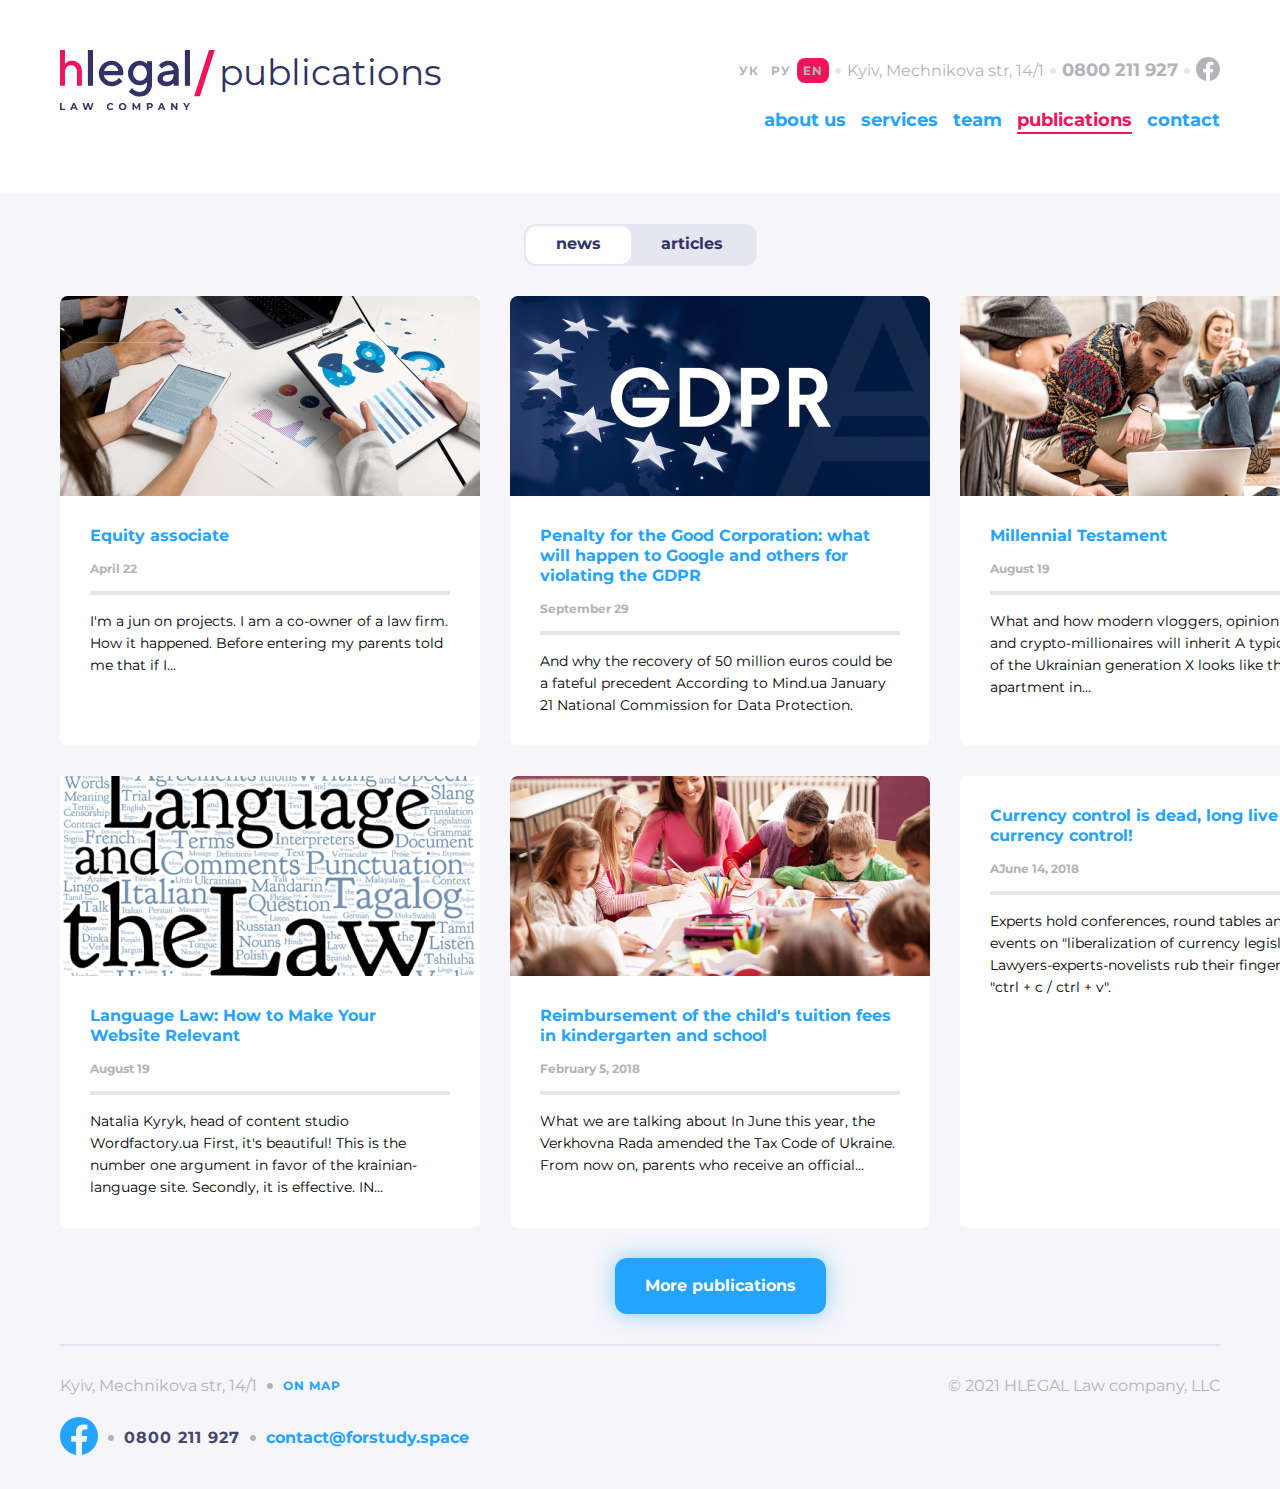
<file: pages/publications.html>
<!doctype html>
<html lang="en">
<head>
    <meta charset="UTF-8">
    <meta name="viewport"
          content="width=device-width, user-scalable=no, initial-scale=1.0, maximum-scale=1.0, minimum-scale=1.0">
    <meta http-equiv="X-UA-Compatible" content="ie=edge">
    <link rel="stylesheet" href="../stylesheets/publication-page.css">
    <title>Publications</title>
</head>
<body>

<header class="header">
    <div class="container">
        <div class="header__opacity"></div>
        <div class="header__wrapper">
            <div class="header__logo__box">
                <a href="../index.html" class="header__logo">
                    <picture class="header__logo__img">
                        <source srcset="../images/icon/logo-gen.svg" media="(min-width: 376px)">
                        <source srcset="../images/icon/logo-lil.svg" media="(min-width: 1px)">
                        <img src="../images/icon/logo-gen.svg" alt="logo" class="header__logo__img">
                    </picture>
                </a>
                <a href="../pages/publications.html" class="header__logo__link">publications</a>
            </div>
            <div class="header__nav-wrapper">
                <a href="#" class="header__lang">УК</a>
                <a href="#" class="header__lang">РУ</a>
                <a href="#" class="header__lang header__lang__active">EN</a>
                <div class="header__dot"></div>
                <p class="header__text">Kyiv, Mechnikova str, 14/1</p>
                <div class="header__dot"></div>
                <p class="header__phone">0800 211 927</p>
                <div class="header__dot"></div>
                <a href="#" class="header__facebook">
                    <svg class="facebook__gray" width="38" height="38" viewBox="0 0 38 38" fill="none" xmlns="http://www.w3.org/2000/svg">
                        <g clip-path="url(#clip0_32257_1322)">
                            <path d="M38 19.1161C38 8.55857 29.4934 0 19 0C8.50658 0 0 8.55857 0 19.1161C0 28.6575 6.94803 36.5659 16.0312 38V24.6419H11.207V19.1161H16.0312V14.9046C16.0312 10.1136 18.8678 7.46723 23.2078 7.46723C25.2866 7.46723 27.4609 7.84059 27.4609 7.84059V12.545H25.0651C22.7048 12.545 21.9688 14.0185 21.9688 15.5302V19.1161H27.2383L26.3959 24.6419H21.9688V38C31.052 36.5659 38 28.6575 38 19.1161Z"/>
                        </g>
                        <defs>
                            <clipPath id="clip0_32257_1322">
                                <rect width="38" height="38" fill="white"/>
                            </clipPath>
                        </defs>
                    </svg>
                </a>
            </div>
            <nav class="header__nav-wrapper">
                <a href="../pages/aboutUS.html" class="header__link">about us</a>
                <a href="../pages/services.html" class="header__link">services</a>
                <a href="../pages/team.html" class="header__link">team</a>
                <a href="../pages/publications.html" class="header__link header__link__active">publications</a>
                <a href="../pages/contact.html" class="header__link">contact</a>
            </nav>

            <a href="#" class="header__burger">
                <span class="header__burger__span"></span>
                <span class="header__burger__span"></span>
                <span class="header__burger__span"></span>
            </a>
        </div>
    </div>
</header>

<section class="publications">
    <div class="container">
        <div class="publications__switcher">
            <a href="" class="publications__switcher__link publications__switcher__link__active">news</a>
            <a href="" class="publications__switcher__link">articles</a>
        </div>
        <div class="publications__wrapper">
            <div class="publications__box">
                <div class="publications__box__card">
                    <picture class="publications__box__card__img">
                        <source srcset="../images/cover/cover.jpg" media="(min-width: 1441px)">
                        <source srcset="../images/cover/cover-sd.jpg" media="(min-width: 1025px)">
                        <source srcset="../images/cover/cover-tabHD.jpg" media="(min-width: 769px)">
                        <source srcset="../images/cover/cover-tabSD.jpg" media="(min-width: 376px)">
                        <source srcset="../images/cover/cover-phone.jpg" media="(min-width: 1px)">
                        <img class="member__img__image" src="../images/cover/cover.jpg" alt="cover">
                    </picture>
                    <div class="publications__box__card__container">
                        <a href="#" class="publications__box__card__title">Equity associate</a>
                        <p class="publications__box__card__date">April 22</p>
                        <div class="publications__box__card__separator"></div>
                        <p class="publications__box__card__text">I'm a jun on projects. I am a
                            co-owner of a law firm. How it happened. Before entering my
                            parents told me that if I…
                        </p>
                    </div>
                </div>
                <div class="publications__box__card">
                    <picture class="publications__box__card__img">
                        <source srcset="../images/cover/gdpr.jpg" media="(min-width: 1441px)">
                        <source srcset="../images/cover/gdpr-sd.jpg" media="(min-width: 1025px)">
                        <source srcset="../images/cover/gdpr-tabHD.jpg" media="(min-width: 769px)">
                        <source srcset="../images/cover/gdpr-tabSD.jpg" media="(min-width: 376px)">
                        <source srcset="../images/cover/gdpr-phone.jpg" media="(min-width: 1px)">
                        <img class="member__img__image" src="../images/cover/gdpr.jpg" alt="GDPR">
                    </picture>
                    <div class="publications__box__card__container">
                        <a href="../pages/publications-entry.html" class="publications__box__card__title">Penalty for the Good Corporation:
                            what will happen to Google and others for violating the GDPR</a>
                        <p class="publications__box__card__date">September 29</p>
                        <div class="publications__box__card__separator"></div>
                        <p class="publications__box__card__text">And why the recovery of 50 million euros
                            could be a fateful precedent According to Mind.ua January
                            21 National Commission for Data Protection.
                        </p>
                    </div>
                </div>
                <div class="publications__box__card">
                    <picture class="publications__box__card__img">
                        <source srcset="../images/cover/cover-2.jpg" media="(min-width: 1441px)">
                        <source srcset="../images/cover/cover-2-sd.jpg" media="(min-width: 1025px)">
                        <source srcset="../images/cover/cover-2-tabHD.jpg" media="(min-width: 769px)">
                        <source srcset="../images/cover/cover2-tabSDlil.jpg" media="(min-width: 376px)">
                        <source srcset="../images/cover/cover-2-phone.jpg" media="(min-width: 1px)">
                        <img class="member__img__image" src="../images/cover/cover-2.jpg" alt="cover">
                    </picture>
                    <div class="publications__box__card__container">
                        <a href="#" class="publications__box__card__title">Millennial Testament</a>
                        <p class="publications__box__card__date">August 19</p>
                        <div class="publications__box__card__separator"></div>
                        <p class="publications__box__card__text">What and how modern vloggers,
                            opinion leaders and crypto-millionaires will inherit A
                            typical legacy of the Ukrainian generation X looks like this:
                            an apartment in…
                        </p>
                    </div>
                </div>
                <div class="publications__box__card">
                    <picture class="publications__box__card__img">
                        <source srcset="../images/cover/law-hd.jpg" media="(min-width: 1441px)">
                        <source srcset="../images/cover/law-sd.jpg" media="(min-width: 1025px)">
                        <source srcset="../images/cover/law-tabHD.jpg" media="(min-width: 769px)">
                        <source srcset="../images/cover/law-tabSD.jpg" media="(min-width: 376px)">
                        <source srcset="../images/cover/law-mobile.jpg" media="(min-width: 1px)">
                        <img class="member__img__image" src="../images/cover/law-tabHD.jpg" alt="cover">
                    </picture>
                    <div class="publications__box__card__container">
                        <a href="#" class="publications__box__card__title">Language Law: How to Make Your Website Relevant</a>
                        <p class="publications__box__card__date">August 19</p>
                        <div class="publications__box__card__separator"></div>
                        <p class="publications__box__card__text">Natalia Kyryk, head of content studio Wordfactory.ua First,
                            it's beautiful! This is the number one argument in favor of the
                            krainian-language site. Secondly, it is effective. IN…
                        </p>
                    </div>
                </div>
                <div class="publications__box__card">
                    <picture class="publications__box__card__img">
                        <source srcset="../images/cover/kinder-hd.jpg" media="(min-width: 1441px)">
                        <source srcset="../images/cover/kinder-sd.jpg" media="(min-width: 1025px)">
                        <source srcset="../images/cover/kinder-tabHD.jpg" media="(min-width: 769px)">
                        <source srcset="../images/cover/kinder-tabSD.jpg" media="(min-width: 376px)">
                        <source srcset="../images/cover/kinder-mobile.jpg" media="(min-width: 1px)">
                        <img class="member__img__image" src="../images/cover/kinder-hd.jpg" alt="cover">
                    </picture>
                    <div class="publications__box__card__container">
                        <a href="#" class="publications__box__card__title">Reimbursement of the
                            child's tuition fees in kindergarten and school</a>
                        <p class="publications__box__card__date">February 5, 2018</p>
                        <div class="publications__box__card__separator"></div>
                        <p class="publications__box__card__text">What we are talking about In June
                            this year, the Verkhovna Rada amended the Tax Code of Ukraine.
                            From now on, parents who receive an official…
                        </p>
                    </div>
                </div>
                <div class="publications__box__card">
                    <div class="publications__box__card__container">
                        <a href="#" class="publications__box__card__title">Currency control is dead,
                            long live currency control!</a>
                        <p class="publications__box__card__date">AJune 14, 2018</p>
                        <div class="publications__box__card__separator"></div>
                        <p class="publications__box__card__text">Experts hold conferences, round tables
                            and other events on "liberalization of currency legislation."
                            Lawyers-experts-novelists rub their fingers about "ctrl + c / ctrl + v".
                        </p>
                    </div>
                </div>
                <a href="#" class="publications__btn">More publications</a>
            </div>

        </div>
    </div>
</section>

<footer class="footer">
    <div class="container">
        <div class="footer__wrapper">
            <div class="footer__box">
                <p class="footer__adress">Kyiv, Mechnikova str, 14/1</p>
                <div class="footer__dot"></div>
                <a href="#" class="footer__onMap">On map</a>
            </div>
            <div class="footer__box">
                <a href="" class="footer__facebook">
                    <svg class="facebook__blue" width="38" height="38" viewBox="0 0 38 38" fill="none" xmlns="http://www.w3.org/2000/svg">
                        <g clip-path="url(#clip0_32257_1322)">
                            <path d="M38 19.1161C38 8.55857 29.4934 0 19 0C8.50658 0 0 8.55857 0 19.1161C0 28.6575 6.94803 36.5659 16.0312 38V24.6419H11.207V19.1161H16.0312V14.9046C16.0312 10.1136 18.8678 7.46723 23.2078 7.46723C25.2866 7.46723 27.4609 7.84059 27.4609 7.84059V12.545H25.0651C22.7048 12.545 21.9688 14.0185 21.9688 15.5302V19.1161H27.2383L26.3959 24.6419H21.9688V38C31.052 36.5659 38 28.6575 38 19.1161Z"/>
                        </g>
                        <defs>
                            <clipPath id="clip0_32257_1322">
                                <rect width="38" height="38" fill="white"/>
                            </clipPath>
                        </defs>
                    </svg>
                </a>
                <div class="footer__dot"></div>
                <p class="footer__phone">0800 211 927</p>
                <div class="footer__dot"></div>
                <a href="#" class="footer__email">contact@forstudy.space</a>
            </div>
            <p class="footer__end">© 2021 HLEGAL Law company, LLC</p>
        </div>
    </div>
</footer>

</body>
</html>
</file>
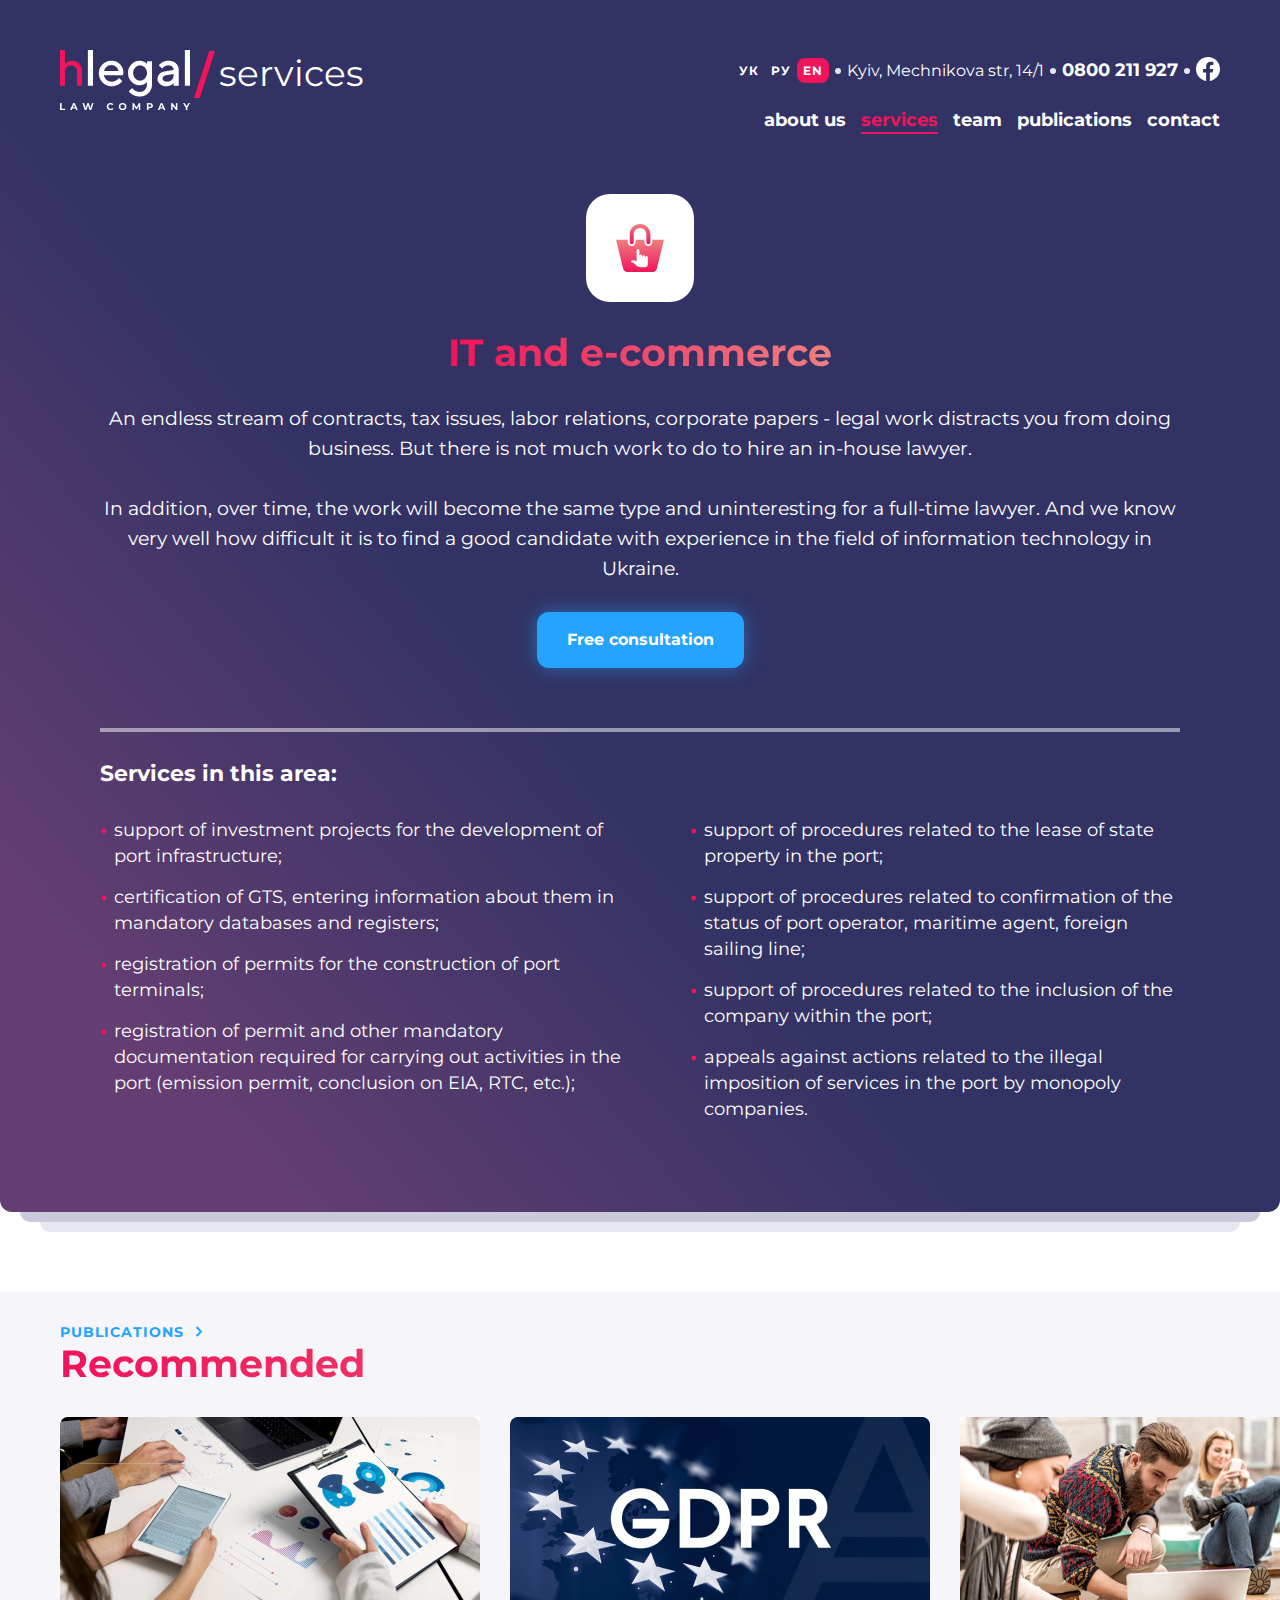
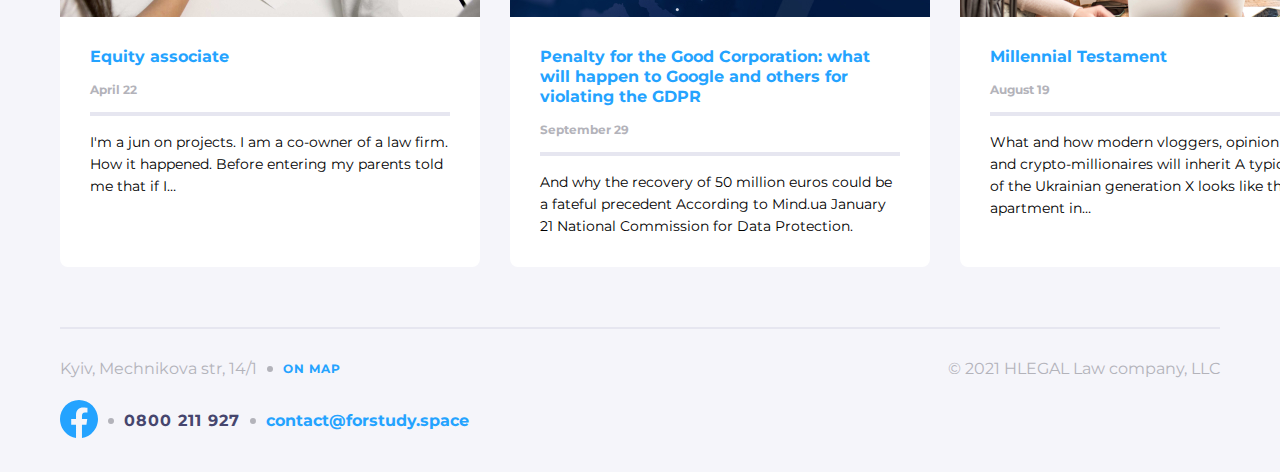
<file: pages/service-entry.html>
<!doctype html>
<html lang="en">
<head>
    <meta charset="UTF-8">
    <meta name="viewport"
          content="width=device-width, user-scalable=no, initial-scale=1.0, maximum-scale=1.0, minimum-scale=1.0">
    <meta http-equiv="X-UA-Compatible" content="ie=edge">
    <title>IT and e-commerce</title>
    <link rel="stylesheet" href="../stylesheets/service-entry.css">
</head>
<body>

<section class="it">
    <div class="it__opacity"></div>
    <div class="container">
        <header class="header">
            <div class="header__wrapper">
        <div class="header__logo__box">
            <a href="../index.html" class="header__logo">
            <picture class="header__logo__img">
                <source srcset="../images/icon/logo.png" media="(min-width: 376px)">
                <source srcset="../images/icon/logo-mobile.svg" media="(min-width: 1px)">
                <img src="../images/icon/logo.png" alt="logo" class="header__logo__img">
            </picture>
        </a>
            <a href="../pages/services.html" class="header__logo__link">services</a>
        </div>
        <div class="header__nav-wrapper">
            <a href="#" class="header__lang">УК</a>
            <a href="#" class="header__lang">РУ</a>
            <a href="#" class="header__lang header__lang__active">EN</a>
            <div class="header__dot"></div>
            <p class="header__text">Kyiv, Mechnikova str, 14/1</p>
            <div class="header__dot"></div>
            <p class="header__phone">0800 211 927</p>
            <div class="header__dot"></div>
            <a href="#" class="header__facebook">
                <svg class="facebook__white" width="38" height="38" viewBox="0 0 38 38" fill="none" xmlns="http://www.w3.org/2000/svg">
                    <g clip-path="url(#clip0_32257_1322)">
                        <path d="M38 19.1161C38 8.55857 29.4934 0 19 0C8.50658 0 0 8.55857 0 19.1161C0 28.6575 6.94803 36.5659 16.0312 38V24.6419H11.207V19.1161H16.0312V14.9046C16.0312 10.1136 18.8678 7.46723 23.2078 7.46723C25.2866 7.46723 27.4609 7.84059 27.4609 7.84059V12.545H25.0651C22.7048 12.545 21.9688 14.0185 21.9688 15.5302V19.1161H27.2383L26.3959 24.6419H21.9688V38C31.052 36.5659 38 28.6575 38 19.1161Z"/>
                    </g>
                    <defs>
                        <clipPath id="clip0_32257_1322">
                            <rect width="38" height="38" fill="white"/>
                        </clipPath>
                    </defs>
                </svg>
            </a>
        </div>
        <nav class="header__nav-wrapper">
            <a href="../pages/aboutUS.html" class="header__link">about us</a>
            <a href="../pages/services.html" class="header__link header__link__active">services</a>
            <a href="../pages/team.html" class="header__link">team</a>
            <a href="../pages/publications.html" class="header__link">publications</a>
            <a href="../pages/contact.html" class="header__link">contact</a>
        </nav>

        <a href="#" class="header__burger">
            <span class="header__burger__span"></span>
            <span class="header__burger__span"></span>
            <span class="header__burger__span"></span>
        </a>
    </div>
        </header>
        <div class="it__wrapper">
            <div class="it__icon">
                <img src="../images/icon/ecommerce.svg" alt="icon it and commerce" class="it__icon__svg">
            </div>
            <h1 class="it__title">IT and e-commerce</h1>
            <p class="it__text">An endless stream of contracts, tax issues, labor
                relations, corporate papers - legal work distracts you from doing
                business. But there is not much work to do to hire an in-house
                lawyer.
                <br>
                <br>
                In addition, over time, the work will become the same type and
                uninteresting for a full-time lawyer. And we know very well how
                difficult it is to find a good candidate with experience in the
                field of information technology in Ukraine.
            </p>
            <a href="#" class="it__button">Free consultation</a>
            <div class="it__separator"></div>
            <div class="it__container">
                <h6 class="it__container__title">Services in this area:</h6>
                <ul class="it__container__list">
                    <li class="it__container__text">support of investment projects for the
                        development of port infrastructure;</li>
                    <li class="it__container__text">certification of GTS, entering
                        information about them in mandatory databases and registers;</li>
                    <li class="it__container__text">registration of permits for the
                        construction of port terminals;</li>
                    <li class="it__container__text">registration of permit and other
                        mandatory documentation required for carrying out activities
                        in the port (emission permit, conclusion on EIA, RTC, etc.);</li>
                </ul>
                <ul class="it__container__list">
                    <li class="it__container__text">support of procedures related to
                        the lease of state property in the port;</li>
                    <li class="it__container__text">support of procedures related to
                        confirmation of the status of port operator, maritime agent,
                        foreign sailing line;</li>
                    <li class="it__container__text">support of procedures related to
                        the inclusion of the company within the port;</li>
                    <li class="it__container__text">appeals against actions related
                        to the illegal imposition of services in the port by monopoly
                        companies.</li>
                </ul>
            </div>
        </div>
    </div>
</section>
<div class="it__shadowOne"></div>
<div class="it__shadowTwo"></div>

<section class="publications">
    <div class="container">
        <div class="publications__wrapper">
            <a href="#" class="publications__link">Publications
                <svg class="arrow-svg" width="8" height="11" viewBox="0 0 8 11" fill="none" xmlns="http://www.w3.org/2000/svg">
                    <path d="M1.5 1L6 5.5L1.5 10"  stroke-width="2"/>
                </svg>
            </a>

            <h6 class="publications__title">
                Recommended
            </h6>

            <div class="publications__box">
                <div class="publications__box__card">
                    <picture class="publications__box__card__img">
                        <source srcset="../images/cover/cover.jpg" media="(min-width: 1441px)">
                        <source srcset="../images/cover/cover-sd.jpg" media="(min-width: 1025px)">
                        <source srcset="../images/cover/cover-tabHD.jpg" media="(min-width: 769px)">
                        <source srcset="../images/cover/cover-tabSD.jpg" media="(min-width: 376px)">
                        <source srcset="../images/cover/cover-phone.jpg" media="(min-width: 1px)">
                        <img class="member__img__image" src="../images/cover/cover.jpg" alt="cover">
                    </picture>
                    <div class="publications__box__card__container">
                        <a href="#" class="publications__box__card__title">Equity associate</a>
                        <p class="publications__box__card__date">April 22</p>
                        <div class="publications__box__card__separator"></div>
                        <p class="publications__box__card__text">I'm a jun on projects. I am a
                            co-owner of a law firm. How it happened. Before entering my
                            parents told me that if I…
                        </p>
                    </div>
                </div>
                <div class="publications__box__card">
                    <picture class="publications__box__card__img">
                        <source srcset="../images/cover/gdpr.jpg" media="(min-width: 1441px)">
                        <source srcset="../images/cover/gdpr-sd.jpg" media="(min-width: 1025px)">
                        <source srcset="../images/cover/gdpr-tabHD.jpg" media="(min-width: 769px)">
                        <source srcset="../images/cover/gdpr-tabSD.jpg" media="(min-width: 376px)">
                        <source srcset="../images/cover/gdpr-phone.jpg" media="(min-width: 1px)">
                        <img class="member__img__image" src="../images/cover/gdpr.jpg" alt="GDPR">
                    </picture>
                    <div class="publications__box__card__container">
                        <a href="../pages/publications-entry.html" class="publications__box__card__title">Penalty for the Good Corporation:
                            what will happen to Google and others for violating the GDPR</a>
                        <p class="publications__box__card__date">September 29</p>
                        <div class="publications__box__card__separator"></div>
                        <p class="publications__box__card__text">And why the recovery of 50 million euros
                            could be a fateful precedent According to Mind.ua January
                            21 National Commission for Data Protection.
                        </p>
                    </div>
                </div>
                <div class="publications__box__card">
                    <picture class="publications__box__card__img">
                        <source srcset="../images/cover/cover-2.jpg" media="(min-width: 1441px)">
                        <source srcset="../images/cover/cover-2-sd.jpg" media="(min-width: 1025px)">
                        <source srcset="../images/cover/cover-2-tabHD.jpg" media="(min-width: 769px)">
                        <source srcset="../images/cover/cover-2-tabSD.jpg" media="(min-width: 376px)">
                        <source srcset="../images/cover/cover-2-phone.jpg" media="(min-width: 1px)">
                        <img class="member__img__image" src="../images/cover/cover-2.jpg" alt="cover">
                    </picture>
                    <div class="publications__box__card__container">
                        <a href="#" class="publications__box__card__title">Millennial Testament</a>
                        <p class="publications__box__card__date">August 19</p>
                        <div class="publications__box__card__separator"></div>
                        <p class="publications__box__card__text">What and how modern vloggers,
                            opinion leaders and crypto-millionaires will inherit A
                            typical legacy of the Ukrainian generation X looks like this:
                            an apartment in…
                        </p>
                    </div>
                </div>
            </div>
        </div>
    </div>
</section>

<footer class="footer">
    <div class="container">
        <div class="footer__wrapper">
            <div class="footer__box">
                <p class="footer__adress">Kyiv, Mechnikova str, 14/1</p>
                <div class="footer__dot"></div>
                <a href="#" class="footer__onMap">On map</a>
            </div>
            <div class="footer__box">
                <a href="" class="footer__facebook">
                    <svg class="facebook__blue" width="38" height="38" viewBox="0 0 38 38" fill="none" xmlns="http://www.w3.org/2000/svg">
                        <g clip-path="url(#clip0_32257_1322)">
                            <path d="M38 19.1161C38 8.55857 29.4934 0 19 0C8.50658 0 0 8.55857 0 19.1161C0 28.6575 6.94803 36.5659 16.0312 38V24.6419H11.207V19.1161H16.0312V14.9046C16.0312 10.1136 18.8678 7.46723 23.2078 7.46723C25.2866 7.46723 27.4609 7.84059 27.4609 7.84059V12.545H25.0651C22.7048 12.545 21.9688 14.0185 21.9688 15.5302V19.1161H27.2383L26.3959 24.6419H21.9688V38C31.052 36.5659 38 28.6575 38 19.1161Z"/>
                        </g>
                        <defs>
                            <clipPath id="clip0_32257_1322">
                                <rect width="38" height="38" fill="white"/>
                            </clipPath>
                        </defs>
                    </svg>
                </a>
                <div class="footer__dot"></div>
                <p class="footer__phone">0800 211 927</p>
                <div class="footer__dot"></div>
                <a href="#" class="footer__email">contact@forstudy.space</a>
            </div>
            <p class="footer__end">© 2021 HLEGAL Law company, LLC</p>
        </div>
    </div>
</footer>
</body>
</html>
</file>
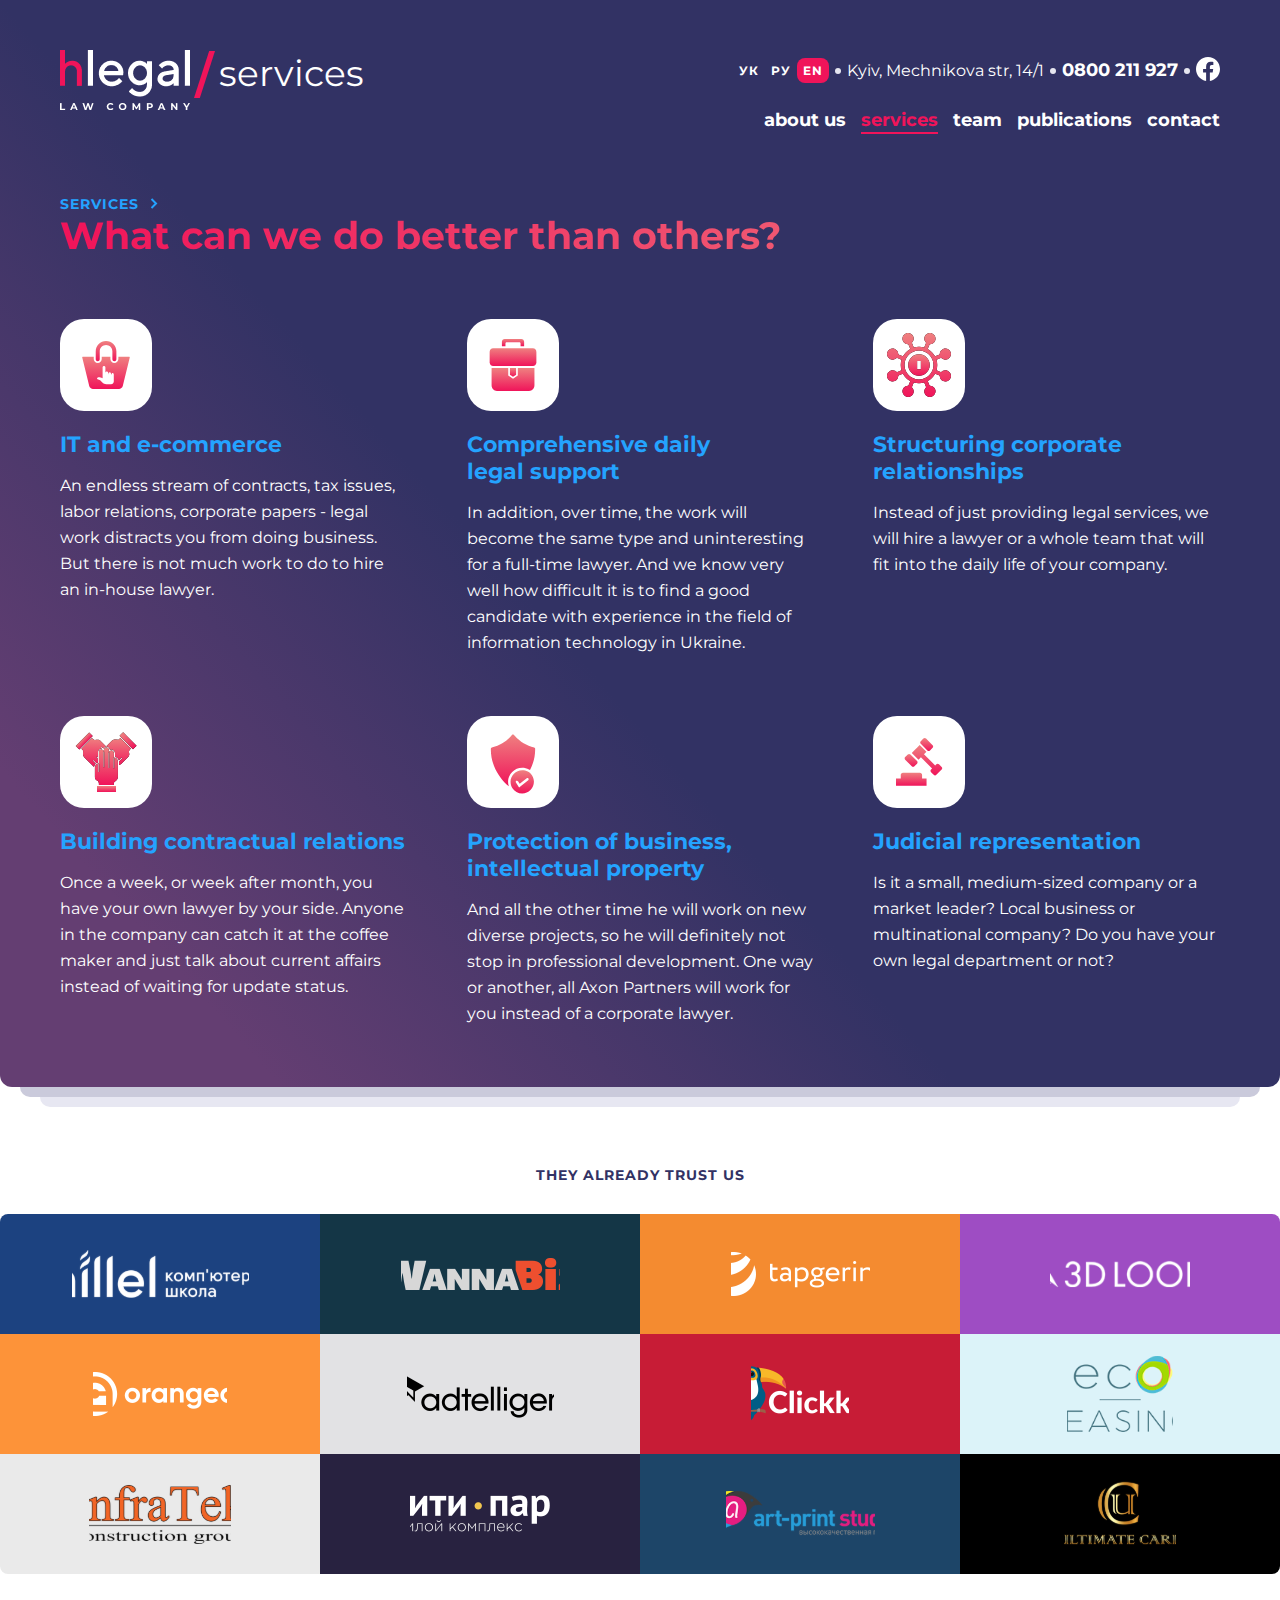
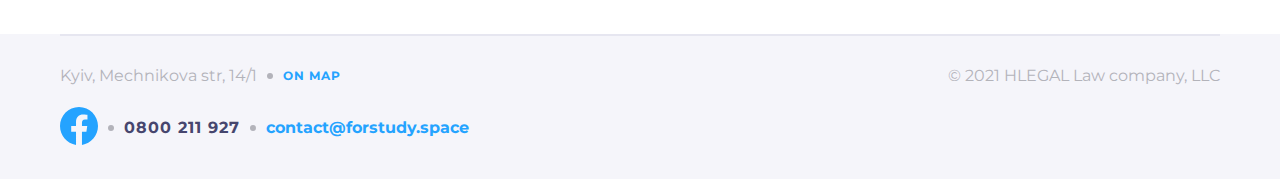
<file: pages/services.html>
<!doctype html>
<html lang="en">
<head>
    <meta charset="UTF-8">
    <meta name="viewport"
          content="width=device-width, user-scalable=no, initial-scale=1.0, maximum-scale=1.0, minimum-scale=1.0">
    <meta http-equiv="X-UA-Compatible" content="ie=edge">
  <link rel="stylesheet" href="../stylesheets/services.css">
    <title>Services</title>
</head>
<body>

<section class="services">
  <div class="container">
    <div class="services__opacity"></div>
    <header class="header">
      <div class="header__wrapper">
        <div class="header__logo__box">
          <a href="../index.html" class="header__logo">
            <picture class="header__logo__img">
              <source srcset="../images/icon/logo.png" media="(min-width: 376px)">
              <source srcset="../images/icon/logo-mobile.svg" media="(min-width: 1px)">
              <img src="../images/icon/logo.png" alt="logo" class="header__logo__img">
            </picture>
          </a>
          <a href="../pages/services.html" class="header__logo__link">services</a>
        </div>
        <div class="header__nav-wrapper">
          <a href="#" class="header__lang">УК</a>
          <a href="#" class="header__lang">РУ</a>
          <a href="#" class="header__lang header__lang__active">EN</a>
          <div class="header__dot"></div>
          <p class="header__text">Kyiv, Mechnikova str, 14/1</p>
          <div class="header__dot"></div>
          <p class="header__phone">0800 211 927</p>
          <div class="header__dot"></div>
          <a href="#" class="header__facebook">
            <svg class="facebook__white" width="38" height="38" viewBox="0 0 38 38" fill="none" xmlns="http://www.w3.org/2000/svg">
              <g clip-path="url(#clip0_32257_1322)">
                <path d="M38 19.1161C38 8.55857 29.4934 0 19 0C8.50658 0 0 8.55857 0 19.1161C0 28.6575 6.94803 36.5659 16.0312 38V24.6419H11.207V19.1161H16.0312V14.9046C16.0312 10.1136 18.8678 7.46723 23.2078 7.46723C25.2866 7.46723 27.4609 7.84059 27.4609 7.84059V12.545H25.0651C22.7048 12.545 21.9688 14.0185 21.9688 15.5302V19.1161H27.2383L26.3959 24.6419H21.9688V38C31.052 36.5659 38 28.6575 38 19.1161Z"/>
              </g>
              <defs>
                <clipPath id="clip0_32257_1322">
                  <rect width="38" height="38" fill="white"/>
                </clipPath>
              </defs>
            </svg>
          </a>
        </div>
        <nav class="header__nav-wrapper">
          <a href="../pages/aboutUS.html" class="header__link">about us</a>
          <a href="../pages/services.html" class="header__link header__link__active">services</a>
          <a href="../pages/team.html" class="header__link">team</a>
          <a href="../pages/publications.html" class="header__link">publications</a>
          <a href="../pages/contact.html" class="header__link">contact</a>
        </nav>

        <a href="#" class="header__burger">
          <span class="header__burger__span"></span>
          <span class="header__burger__span"></span>
          <span class="header__burger__span"></span>
        </a>
      </div>
    </header>
    <div class="services__wrapper">
      <a href="" class="services__experiences__pageLink">Services
        <svg class="arrow-svg" width="8" height="11" viewBox="0 0 8 11" fill="none" xmlns="http://www.w3.org/2000/svg">
          <path d="M1.5 1L6 5.5L1.5 10"  stroke-width="2"/>
        </svg>
      </a>
      <h1 class="services__experiences__pageTitle">What can we do better than others?</h1>
      <div class="services__experiences__cardBox">
    <div class="services__experiences__cardBox__card">
      <a href="../pages/service-entry.html" class="services__experiences__cardBox__card__link">
        <img src="../images/icon/ecommerce.svg" alt="icon" class="services__experiences__cardBox__card__icon">
        <p class="services__experiences__cardBox__card__title">IT and e-commerce</p>
      </a>
      <p class="services__experiences__cardBox__card__text">An endless stream of contracts,
        tax issues, labor relations, corporate papers - legal work distracts you
        from doing business. But there is not much work to do to hire an in-house
        lawyer.
      </p>
    </div>
    <div class="services__experiences__cardBox__card">
      <a href="#" class="services__experiences__cardBox__card__link">
        <img src="../images/icon/support.svg" alt="icon" class="services__experiences__cardBox__card__icon">
        <p class="services__experiences__cardBox__card__title">Comprehensive daily <br>
          legal support</p>
      </a>
      <p class="services__experiences__cardBox__card__text">In addition, over time, the work will
        become the same type and uninteresting for a full-time lawyer. And we
        know very well how difficult it is to find a good candidate with
        experience in the field of information technology in Ukraine.
      </p>
    </div>
    <div class="services__experiences__cardBox__card">
      <a href="" class="services__experiences__cardBox__card__link">
        <img src="../images/icon/coprorate.svg" alt="icon" class="services__experiences__cardBox__card__icon">
        <p class="services__experiences__cardBox__card__title">Structuring corporate relationships</p>
      </a>
      <p class="services__experiences__cardBox__card__text">Instead of just providing legal services, we will hire a
        lawyer or a whole team that will fit into the daily life of your company.
      </p>
    </div>
    <div class="services__experiences__cardBox__card">
      <a href="" class="services__experiences__cardBox__card__link">
        <img src="../images/icon/trust.svg" alt="icon" class="services__experiences__cardBox__card__icon">
        <p class="services__experiences__cardBox__card__title">Building contractual relations</p>
      </a>
      <p class="services__experiences__cardBox__card__text">Once a week, or week after month, you have your own
        lawyer by your side. Anyone in the company can catch it at the coffee maker and just talk about current
        affairs instead of waiting for update status.
      </p>
    </div>
    <div class="services__experiences__cardBox__card">
      <a href="" class="services__experiences__cardBox__card__link">
        <img src="../images/icon/protection.svg" alt="icon" class="services__experiences__cardBox__card__icon">
        <p class="services__experiences__cardBox__card__title">Protection of business, intellectual property</p>
      </a>
      <p class="services__experiences__cardBox__card__text">And all the other time he will work on new diverse projects, so
        he will definitely not stop in professional development. One way or another, all Axon Partners will work for you
        instead of a corporate lawyer.
      </p>
    </div>
    <div class="services__experiences__cardBox__card">
      <a href="" class="services__experiences__cardBox__card__link">
        <img src="../images/icon/court.svg" alt="icon" class="services__experiences__cardBox__card__icon">
        <p class="services__experiences__cardBox__card__title">Judicial representation</p>
      </a>
      <p class="services__experiences__cardBox__card__text">Is it a small, medium-sized company or a market leader? Local business
        or multinational company? Do you have your own legal department or not?
      </p>
    </div>
  </div>
    </div>
  </div>
</section>
<div class="services__shadowOne"></div>
<div class="services__shadowTwo"></div>

<section class="trust trust__margin">
  <div class="container">
    <div class="trust__wrapper">
      <h6 class="trust__title">They already trust us</h6>
      <div class="trust__box">
        <a href="#" class="trust__box__link">
          <img src="../images/clients/hillel.svg" alt="hilel" class="trust__box__hilel trust__box__img">
        </a>
        <a href="#" class="trust__box__link">
          <img src="../images/clients/wannabiz.svg" alt="wannaBiz" class="trust__box__wannaBiz trust__box__img">
        </a>
        <a href="#" class="trust__box__link">
          <img src="../images/clients/tapgerine.svg" alt="tapgerine" class="trust__box__tapgerine trust__box__img">
        </a>
        <a href="#" class="trust__box__link">
          <img src="../images/clients/3dlook.svg" alt="3dLook" class="trust__box__3dLook trust__box__img">
        </a>
        <a href="#" class="trust__box__link">
          <img src="../images/clients/orangear.svg" alt="orangear" class="trust__box__orangear trust__box__img">
        </a>
        <a href="#" class="trust__box__link">
          <img src="../images/clients/adtelligent.svg" alt="adtelligent" class="trust__box__adtelligent trust__box__img">
        </a>
        <a href="#" class="trust__box__link">
          <img src="../images/clients/clickky.svg" alt="clickky" class="trust__box__clickky trust__box__img">
        </a>
        <a href="#" class="trust__box__link">
          <img src="../images/clients/eco-leasing.svg" alt="eco" class="trust__box__eco trust__box__img">
        </a>
        <a href="#" class="trust__box__link">
          <img src="../images/clients/ingratek.svg" alt="infraTec" class="trust__box__infraTec trust__box__img">
        </a>
        <a href="#" class="trust__box__link">
          <img src="../images/clients/city-park.svg" alt="cityPark" class="trust__box__cityPark trust__box__img">
        </a>
        <a href="#" class="trust__box__link">
          <img src="../images/clients/artprint.svg" alt="artPrint" class="trust__box__artPrint trust__box__img">
        </a>
        <a href="#" class="trust__box__link">
          <img src="../images/clients/ultimatecard.svg" alt="ultimate" class="trust__box__ultimate trust__box__img">
        </a>
      </div>
    </div>
  </div>
</section>

<footer class="footer footer-background">
  <div class="container">
    <div class="footer__wrapper">
      <div class="footer__box">
        <p class="footer__adress">Kyiv, Mechnikova str, 14/1</p>
        <div class="footer__dot"></div>
        <a href="#" class="footer__onMap">On map</a>
      </div>
      <div class="footer__box">
        <a href="" class="footer__facebook">
          <svg class="facebook__blue" width="38" height="38" viewBox="0 0 38 38" fill="none" xmlns="http://www.w3.org/2000/svg">
            <g clip-path="url(#clip0_32257_1322)">
              <path d="M38 19.1161C38 8.55857 29.4934 0 19 0C8.50658 0 0 8.55857 0 19.1161C0 28.6575 6.94803 36.5659 16.0312 38V24.6419H11.207V19.1161H16.0312V14.9046C16.0312 10.1136 18.8678 7.46723 23.2078 7.46723C25.2866 7.46723 27.4609 7.84059 27.4609 7.84059V12.545H25.0651C22.7048 12.545 21.9688 14.0185 21.9688 15.5302V19.1161H27.2383L26.3959 24.6419H21.9688V38C31.052 36.5659 38 28.6575 38 19.1161Z"/>
            </g>
            <defs>
              <clipPath id="clip0_32257_1322">
                <rect width="38" height="38" fill="white"/>
              </clipPath>
            </defs>
          </svg>
        </a>
        <div class="footer__dot"></div>
        <p class="footer__phone">0800 211 927</p>
        <div class="footer__dot"></div>
        <a href="#" class="footer__email">contact@forstudy.space</a>
      </div>
      <p class="footer__end">© 2021 HLEGAL Law company, LLC</p>
    </div>
  </div>
</footer>


</body>
</html>
</file>
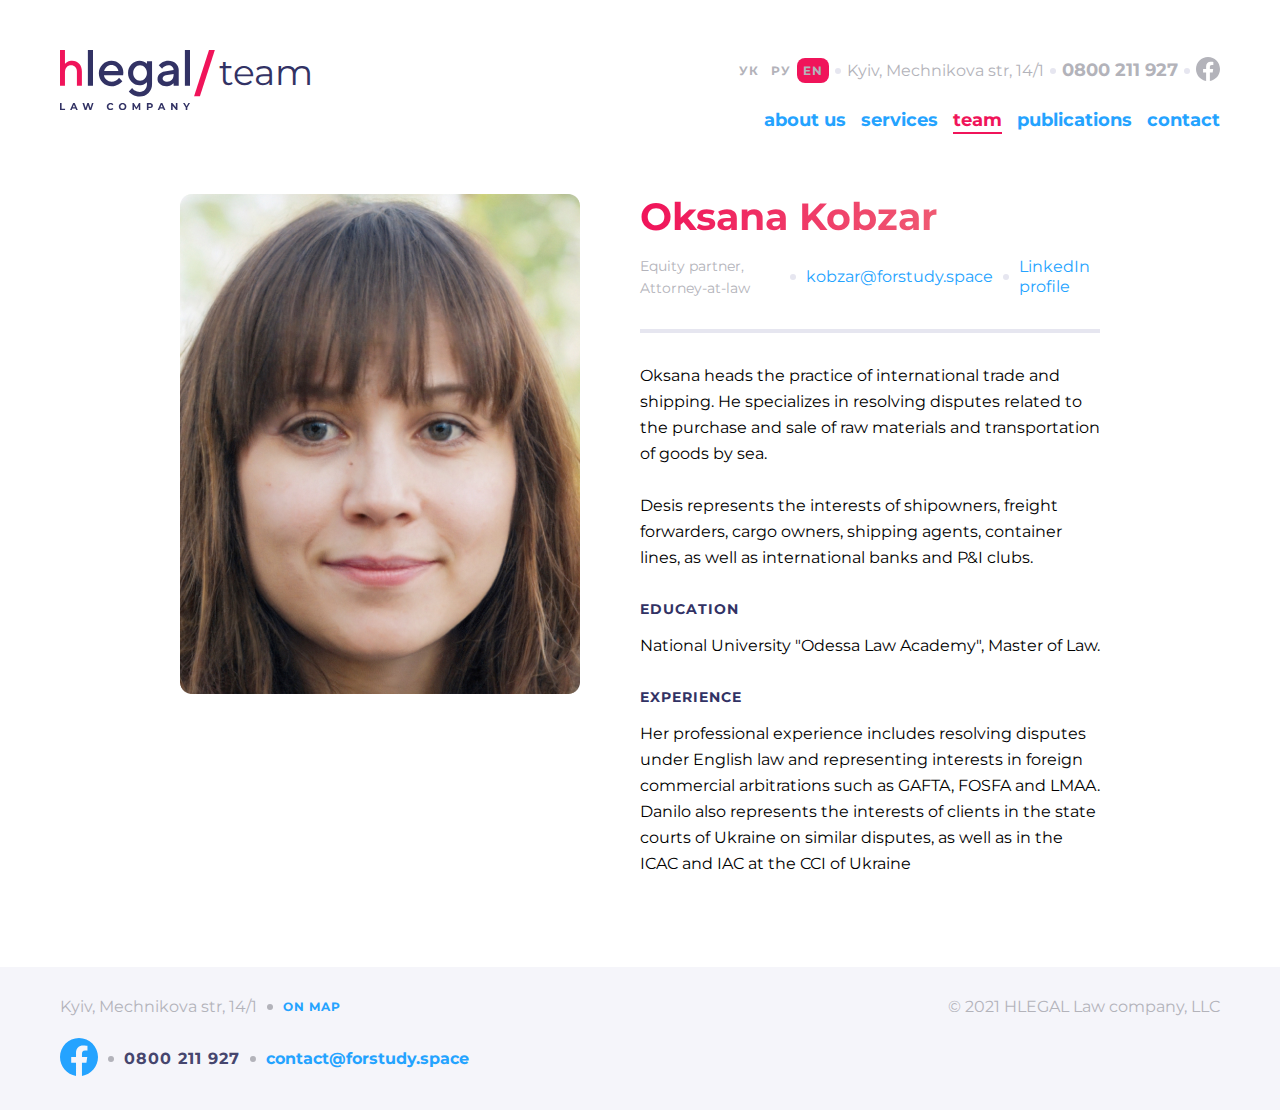
<file: pages/team-entry.html>
<!doctype html>
<html lang="en">
<head>
    <meta charset="UTF-8">
    <meta name="viewport"
          content="width=device-width, user-scalable=no, initial-scale=1.0, maximum-scale=1.0, minimum-scale=1.0">
    <meta http-equiv="X-UA-Compatible" content="ie=edge">
    <link rel="stylesheet" href="../stylesheets/team-entry.css">
    <title>Oksana Kobzar</title>
</head>
<body>

<header class="header">
    <div class="container">
        <div class="header__opacity"></div>
        <div class="header__wrapper">
            <div class="header__logo__box">
                <a href="../index.html" class="header__logo">
                    <picture class="header__logo__img">
                        <source srcset="../images/icon/logo-gen.svg" media="(min-width: 376px)">
                        <source srcset="../images/icon/logo-lil.svg" media="(min-width: 1px)">
                        <img src="../images/icon/logo-gen.svg" alt="logo" class="header__logo__img">
                    </picture>
                </a>
                <a href="../pages/team.html" class="header__logo__link">team</a>
            </div>
            <div class="header__nav-wrapper">
                <a href="#" class="header__lang">УК</a>
                <a href="#" class="header__lang">РУ</a>
                <a href="#" class="header__lang header__lang__active">EN</a>
                <div class="header__dot"></div>
                <p class="header__text">Kyiv, Mechnikova str, 14/1</p>
                <div class="header__dot"></div>
                <p class="header__phone">0800 211 927</p>
                <div class="header__dot"></div>
                <a href="#" class="header__facebook">
                    <svg class="facebook__gray" width="38" height="38" viewBox="0 0 38 38" fill="none" xmlns="http://www.w3.org/2000/svg">
                        <g clip-path="url(#clip0_32257_1322)">
                            <path d="M38 19.1161C38 8.55857 29.4934 0 19 0C8.50658 0 0 8.55857 0 19.1161C0 28.6575 6.94803 36.5659 16.0312 38V24.6419H11.207V19.1161H16.0312V14.9046C16.0312 10.1136 18.8678 7.46723 23.2078 7.46723C25.2866 7.46723 27.4609 7.84059 27.4609 7.84059V12.545H25.0651C22.7048 12.545 21.9688 14.0185 21.9688 15.5302V19.1161H27.2383L26.3959 24.6419H21.9688V38C31.052 36.5659 38 28.6575 38 19.1161Z"/>
                        </g>
                        <defs>
                            <clipPath id="clip0_32257_1322">
                                <rect width="38" height="38" fill="white"/>
                            </clipPath>
                        </defs>
                    </svg>
                </a>
            </div>
            <nav class="header__nav-wrapper">
                <a href="../pages/aboutUS.html" class="header__link">about us</a>
                <a href="../pages/services.html" class="header__link">services</a>
                <a href="../pages/team.html" class="header__link header__link__active">team</a>
                <a href="../pages/publications.html" class="header__link">publications</a>
                <a href="../pages/contact.html" class="header__link">contact</a>
            </nav>

            <a href="#" class="header__burger">
                <span class="header__burger__span"></span>
                <span class="header__burger__span"></span>
                <span class="header__burger__span"></span>
            </a>
        </div>
    </div>
</header>

<section class="oksana">
    <div class="container">
        <div class="oksana__wrapper">
            <div class="oksana__img__box">
                <picture class="oksana__img">
                    <source srcset="../images/photo/kobzar-HD.jpg" media="(min-width: 1025px)">
                    <source srcset="../images/photo/kobzar-SD.jpg" media="(min-width: 768px)">
                    <img src="../images/photo/kobzar-mobile.jpg" alt="GDPR cover" class="gdpr__box__image">
                </picture>
            </div>
            <h1 class="oksana__title">Oksana Kobzar</h1>
            <div class="oksana__box">
                <p class="oksana__position">Equity partner, Attorney-at-law</p>
                <div class="oksana__dot"></div>
                <a href="#" class="oksana__link">kobzar@forstudy.space</a>
                <div class="oksana__dot"></div>
                <a href="#" class="oksana__link">LinkedIn profile</a>
            </div>
            <div class="oksana__separator"></div>
            <div class="oksana__text__box">
                <p class="oksana__text">Oksana heads the practice of international
                    trade and shipping. He specializes in resolving disputes
                    related to the purchase and sale of raw materials and
                    transportation of goods by sea.
                    <br>
                    <br>
                    Desis represents the interests of shipowners, freight
                    forwarders, cargo owners, shipping agents, container lines,
                    as well as international banks and P&I clubs.
                </p>
                <p class="oksana__text__title">Education</p>
                <p class="oksana__text">National University "Odessa Law Academy",
                    Master of Law.
                </p>
                <p class="oksana__text__title">Experience</p>
                <p class="oksana__text">Her professional experience includes
                    resolving disputes under English law and representing interests
                    in foreign commercial arbitrations such as GAFTA, FOSFA and
                    LMAA. Danilo also represents the interests of clients in the
                    state courts of Ukraine on similar disputes, as well as in the
                    ICAC and IAC at the CCI of Ukraine
                </p>
            </div>


        </div>
    </div>
</section>

<footer class="footer footer-background">
    <div class="container">
        <div class="footer__wrapper">
            <div class="footer__box">
                <p class="footer__adress">Kyiv, Mechnikova str, 14/1</p>
                <div class="footer__dot"></div>
                <a href="#" class="footer__onMap">On map</a>
            </div>
            <div class="footer__box">
                <a href="" class="footer__facebook">
                    <svg class="facebook__blue" width="38" height="38" viewBox="0 0 38 38" fill="none" xmlns="http://www.w3.org/2000/svg">
                        <g clip-path="url(#clip0_32257_1322)">
                            <path d="M38 19.1161C38 8.55857 29.4934 0 19 0C8.50658 0 0 8.55857 0 19.1161C0 28.6575 6.94803 36.5659 16.0312 38V24.6419H11.207V19.1161H16.0312V14.9046C16.0312 10.1136 18.8678 7.46723 23.2078 7.46723C25.2866 7.46723 27.4609 7.84059 27.4609 7.84059V12.545H25.0651C22.7048 12.545 21.9688 14.0185 21.9688 15.5302V19.1161H27.2383L26.3959 24.6419H21.9688V38C31.052 36.5659 38 28.6575 38 19.1161Z"/>
                        </g>
                        <defs>
                            <clipPath id="clip0_32257_1322">
                                <rect width="38" height="38" fill="white"/>
                            </clipPath>
                        </defs>
                    </svg>
                </a>
                <div class="footer__dot"></div>
                <p class="footer__phone">0800 211 927</p>
                <div class="footer__dot"></div>
                <a href="#" class="footer__email">contact@forstudy.space</a>
            </div>
            <p class="footer__end">© 2021 HLEGAL Law company, LLC</p>
        </div>
    </div>
</footer>

</body>
</html>
</file>
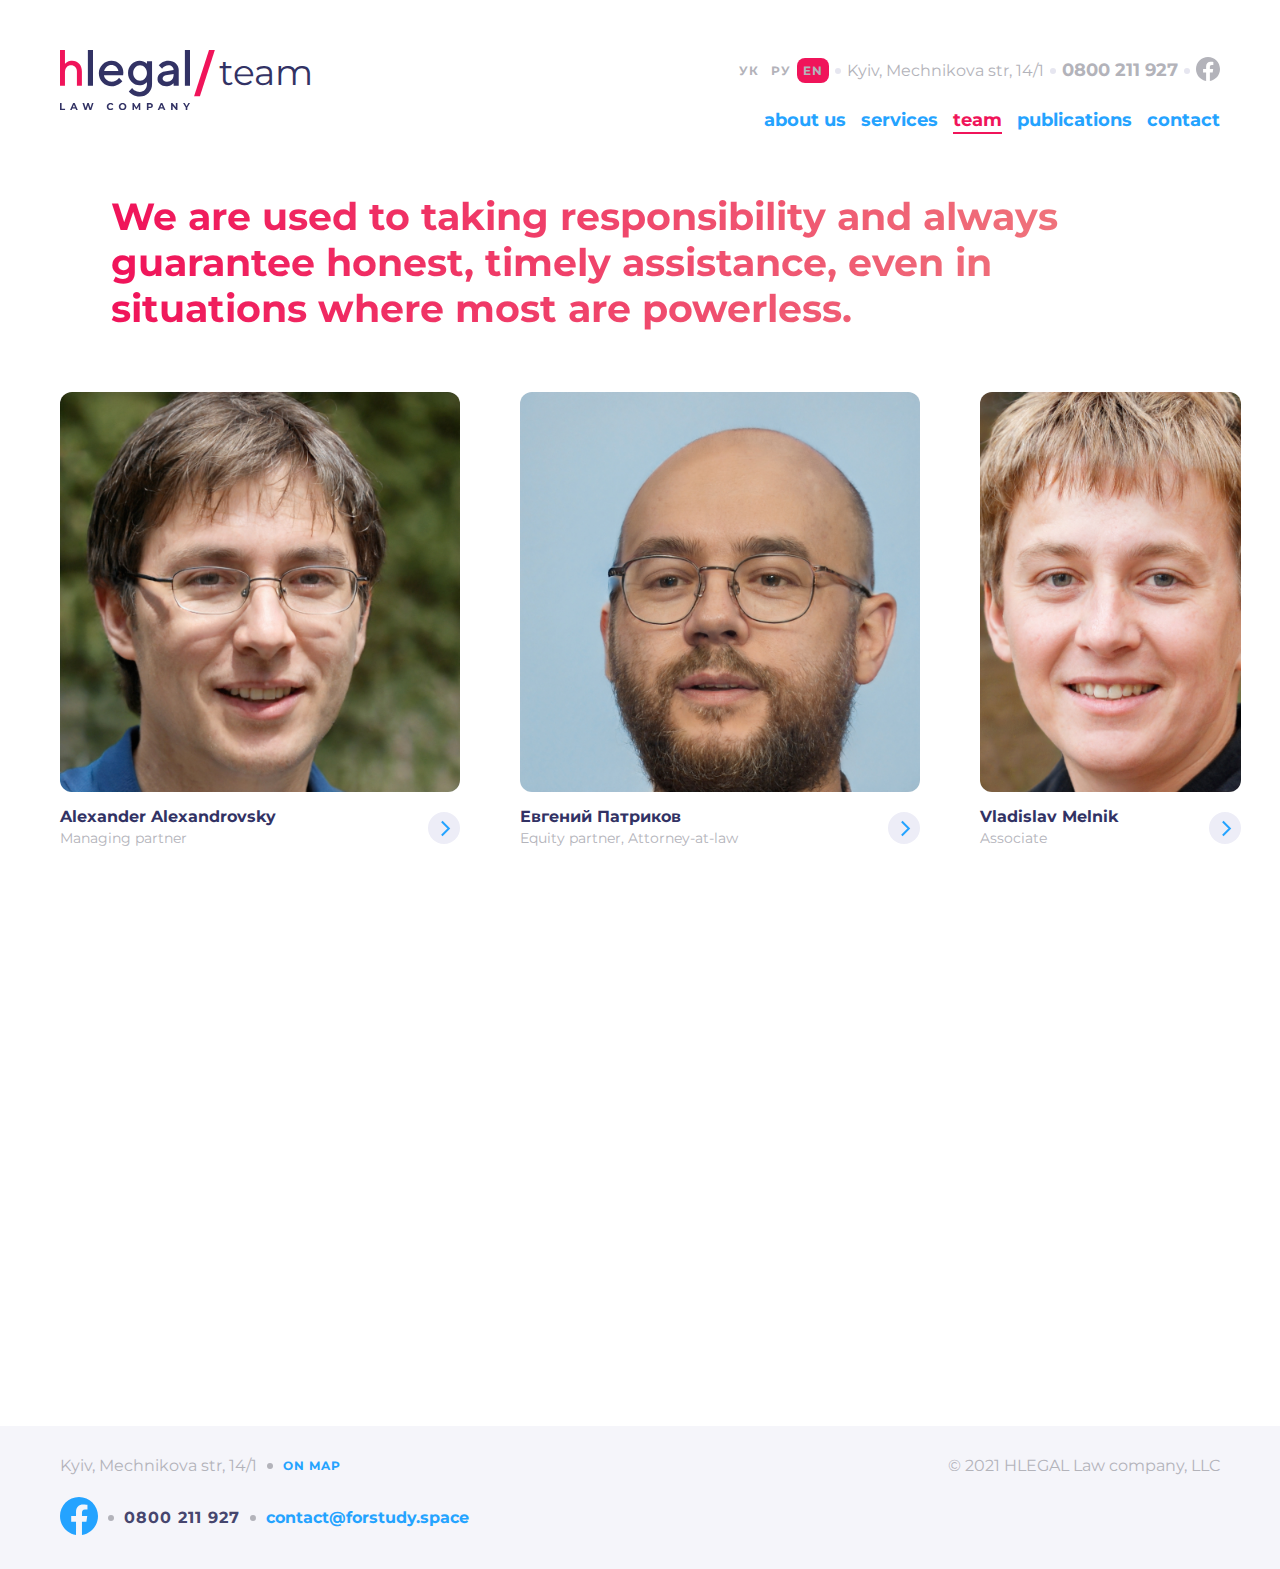
<file: pages/team.html>
<!doctype html>
<html lang="en">
<head>
    <meta charset="UTF-8">
    <meta name="viewport"
          content="width=device-width, user-scalable=no, initial-scale=1.0, maximum-scale=1.0, minimum-scale=1.0">
    <meta http-equiv="X-UA-Compatible" content="ie=edge">
    <link rel="stylesheet" href="../stylesheets/team.css">
    <link rel="stylesheet" href="../stylesheets/animate.css"/>
    <title>Team</title>
</head>
<body>

<header class="header">
    <div class="container">
        <div class="header__opacity"></div>
        <div class="header__wrapper">
            <div class="header__logo__box">
                <a href="../index.html" class="header__logo">
                    <picture class="header__logo__img">
                        <source srcset="../images/icon/logo-gen.svg" media="(min-width: 376px)">
                        <source srcset="../images/icon/logo-lil.svg" media="(min-width: 1px)">
                        <img src="../images/icon/logo-gen.svg" alt="logo" class="header__logo__img">
                    </picture>
                </a>
                <a href="../pages/team.html" class="header__logo__link">team</a>
            </div>
            <div class="header__nav-wrapper">
                <a href="#" class="header__lang">УК</a>
                <a href="#" class="header__lang">РУ</a>
                <a href="#" class="header__lang header__lang__active">EN</a>
                <div class="header__dot"></div>
                <p class="header__text">Kyiv, Mechnikova str, 14/1</p>
                <div class="header__dot"></div>
                <p class="header__phone">0800 211 927</p>
                <div class="header__dot"></div>
                <a href="#" class="header__facebook">
                    <svg class="facebook__gray" width="38" height="38" viewBox="0 0 38 38" fill="none" xmlns="http://www.w3.org/2000/svg">
                        <g clip-path="url(#clip0_32257_1322)">
                            <path d="M38 19.1161C38 8.55857 29.4934 0 19 0C8.50658 0 0 8.55857 0 19.1161C0 28.6575 6.94803 36.5659 16.0312 38V24.6419H11.207V19.1161H16.0312V14.9046C16.0312 10.1136 18.8678 7.46723 23.2078 7.46723C25.2866 7.46723 27.4609 7.84059 27.4609 7.84059V12.545H25.0651C22.7048 12.545 21.9688 14.0185 21.9688 15.5302V19.1161H27.2383L26.3959 24.6419H21.9688V38C31.052 36.5659 38 28.6575 38 19.1161Z"/>
                        </g>
                        <defs>
                            <clipPath id="clip0_32257_1322">
                                <rect width="38" height="38" fill="white"/>
                            </clipPath>
                        </defs>
                    </svg>
                </a>
            </div>
            <nav class="header__nav-wrapper">
                <a href="../pages/aboutUS.html" class="header__link">about us</a>
                <a href="../pages/services.html" class="header__link">services</a>
                <a href="../pages/team.html" class="header__link header__link__active">team</a>
                <a href="../pages/publications.html" class="header__link">publications</a>
                <a href="../pages/contact.html" class="header__link">contact</a>
            </nav>

            <a href="#" class="header__burger">
                <span class="header__burger__span"></span>
                <span class="header__burger__span"></span>
                <span class="header__burger__span"></span>
            </a>
        </div>
    </div>
</header>

<section class="team">
    <div class="container">
        <div class="team__wrapper">
            <h1 class="team__title animated infinite bounce delay-5s slower animate">We are used to taking responsibility
                and always guarantee honest, timely assistance, even in
                situations where most are powerless.
            </h1>
            <div class="team__box wow animate fadeIn">
                <div class="team__box__card">
                    <img src="../images/photo/Team-1.jpg" alt="Alexander Alexandrovsky" class="team__box__image">
                </div>
                <div class="team__box__container">
                    <div>
                        <a href="#" class="team__box__name">Alexander Alexandrovsky</a>
                        <p class="team__box__position">Managing partner</p>
                    </div>
                    <a href="#" class="team__box__container__link team__box__container__svg">
                        <svg class="team__box__container__link__svg team__box__container__svg__rotate" width="10" height="17" viewBox="0 0 10 17" fill="none" xmlns="http://www.w3.org/2000/svg">
                            <path d="M0.833252 15.5L7.83325 8.5L0.833251 1.5" stroke-width="2"/>
                        </svg>
                    </a>

                </div>
            </div>
            <div class="team__box wow animate fadeIn">
                <div class="team__box__card">
                    <img src="../images/photo/Team-2.jpg" alt="Evgeny Patrikov" class="team__box__image">
                </div>
                <div class="team__box__container">
                    <div>
                        <a href="#" class="team__box__name">Евгений Патриков</a>
                        <p class="team__box__position">Equity partner, Attorney-at-law</p>
                    </div>
                    <a href="#" class="team__box__container__link">
                        <svg class="team__box__container__link__svg" width="10" height="17" viewBox="0 0 10 17" fill="none" xmlns="http://www.w3.org/2000/svg">
                            <path d="M0.833252 15.5L7.83325 8.5L0.833251 1.5" stroke-width="2"/>
                        </svg>
                    </a>

                </div>
            </div>
            <div class="team__box wow animate fadeIn">
                <div class="team__box__card">
                    <img src="../images/photo/Team-3.jpg" alt="Vladislav Melnik" class="team__box__image">
                </div>
                <div class="team__box__container">
                    <div>
                        <a href="#" class="team__box__name">Vladislav Melnik</a>
                        <p class="team__box__position">Associate</p>
                    </div>
                    <a href="#" class="team__box__container__link">
                        <svg class="team__box__container__link__svg" width="10" height="17" viewBox="0 0 10 17" fill="none" xmlns="http://www.w3.org/2000/svg">
                            <path d="M0.833252 15.5L7.83325 8.5L0.833251 1.5" stroke-width="2"/>
                        </svg>
                    </a>

                </div>
            </div>
            <div class="team__box wow animate fadeIn">
                <div class="team__box__card">
                    <img src="../images/photo/Team-4.jpg" alt="Sergey Binn" class="team__box__image">
                </div>
                <div class="team__box__container">
                    <div>
                        <a href="#" class="team__box__name">Sergey Binn</a>
                        <p class="team__box__position">Associate</p>
                    </div>
                    <a href="#" class="team__box__container__link">
                        <svg class="team__box__container__link__svg" width="10" height="17" viewBox="0 0 10 17" fill="none" xmlns="http://www.w3.org/2000/svg">
                            <path d="M0.833252 15.5L7.83325 8.5L0.833251 1.5" stroke-width="2"/>
                        </svg>
                    </a>

                </div>
            </div>
            <div class="team__box wow animate fadeIn">
                <div class="team__box__card">
                    <img src="../images/photo/Team-5.jpg" alt="Oksana Kobzar" class="team__box__image">
                </div>
                <div class="team__box__container">
                    <div>
                        <a href="./team-entry.html" class="team__box__name">Oksana Kobzar</a>
                        <p class="team__box__position">Equity partner, Attorney-at-law</p>
                    </div>
                    <a href="./team-entry.html" class="team__box__container__link">
                        <svg class="team__box__container__link__svg" width="10" height="17" viewBox="0 0 10 17" fill="none" xmlns="http://www.w3.org/2000/svg">
                            <path d="M0.833252 15.5L7.83325 8.5L0.833251 1.5" stroke-width="2"/>
                        </svg>
                    </a>

                </div>
            </div>
            <div class="team__box wow animate fadeIn">
                <div class="team__box__card">
                    <img src="../images/photo/Team-6.jpg" alt="Julia Wolk" class="team__box__image">
                </div>
                <div class="team__box__container">
                    <div>
                        <a href="#" class="team__box__name">Julia Wolk</a>
                        <p class="team__box__position">Associate, Attorney-at-law</p>
                    </div>
                    <a href="#" class="team__box__container__link">
                        <svg class="team__box__container__link__svg" width="10" height="17" viewBox="0 0 10 17" fill="none" xmlns="http://www.w3.org/2000/svg">
                            <path d="M0.833252 15.5L7.83325 8.5L0.833251 1.5" stroke-width="2"/>
                        </svg>
                    </a>

                </div>
            </div>
        </div>
    </div>
</section>

<footer class="footer footer-background">
    <div class="container">
        <div class="footer__wrapper">
            <div class="footer__box">
                <p class="footer__adress">Kyiv, Mechnikova str, 14/1</p>
                <div class="footer__dot"></div>
                <a href="#" class="footer__onMap">On map</a>
            </div>
            <div class="footer__box">
                <a href="" class="footer__facebook">
                    <svg class="facebook__blue" width="38" height="38" viewBox="0 0 38 38" fill="none" xmlns="http://www.w3.org/2000/svg">
                        <g clip-path="url(#clip0_32257_1322)">
                            <path d="M38 19.1161C38 8.55857 29.4934 0 19 0C8.50658 0 0 8.55857 0 19.1161C0 28.6575 6.94803 36.5659 16.0312 38V24.6419H11.207V19.1161H16.0312V14.9046C16.0312 10.1136 18.8678 7.46723 23.2078 7.46723C25.2866 7.46723 27.4609 7.84059 27.4609 7.84059V12.545H25.0651C22.7048 12.545 21.9688 14.0185 21.9688 15.5302V19.1161H27.2383L26.3959 24.6419H21.9688V38C31.052 36.5659 38 28.6575 38 19.1161Z"/>
                        </g>
                        <defs>
                            <clipPath id="clip0_32257_1322">
                                <rect width="38" height="38" fill="white"/>
                            </clipPath>
                        </defs>
                    </svg>
                </a>
                <div class="footer__dot"></div>
                <p class="footer__phone">0800 211 927</p>
                <div class="footer__dot"></div>
                <a href="#" class="footer__email">contact@forstudy.space</a>
            </div>
            <p class="footer__end">© 2021 HLEGAL Law company, LLC</p>
        </div>
    </div>
</footer>

<script src="../wow.min.js"></script>
<script>
    new WOW().init();
</script>

</body>
</html>
</file>
<file: stylesheets/main.css>
@import url("https://fonts.googleapis.com/css2?family=Montserrat:wght@400;700&display=swap");
* {
  margin: 0;
  padding: 0;
  box-sizing: border-box;
}

body {
  font-family: "Montserrat", Arial, sans-serif;
}

a {
  text-decoration: none;
}

img {
  object-fit: cover;
  display: block;
}

.container {
  max-width: 1920px;
  margin: 0 auto;
}

.facebook__white {
  fill: #FFFFFF;
  width: 100%;
  max-width: 24px;
  max-height: 24px;
}
.facebook__white:hover {
  fill: #F0145A;
  transition: fill 300ms ease-in-out;
}

.facebook__gray {
  fill: #B3B3BA;
  width: 100%;
  max-width: 24px;
  max-height: 24px;
}
.facebook__gray:hover {
  fill: #F0145A;
  transition: fill 300ms ease-in-out;
}

.facebook__blue {
  fill: #24A3FF;
  width: 100%;
  max-width: 38px;
  max-height: 38px;
}
.facebook__blue:hover {
  fill: #F0145A;
  transition: fill 300ms ease-in-out;
}

.trust__margin {
  margin-bottom: 60px;
}

.arrow-svg {
  margin-left: 5.5px;
  stroke: #24A3FF;
}

@media screen and (max-width: 1440px) {
  .container {
    max-width: 1440px;
  }
}
@media screen and (max-width: 1024px) {
  .container {
    max-width: 1024px;
  }
}
@media screen and (max-width: 768px) {
  .container {
    max-width: 768px;
  }
}
.header {
  margin: 0 auto;
}
.header__opacity {
  display: none;
}
.header__wrapper {
  padding: 0 160px;
  display: grid;
  grid-template-columns: 1fr 3fr;
  grid-template-rows: auto;
  justify-items: flex-end;
  z-index: 99;
}
.header__logo {
  display: inline-block;
  width: 100%;
  max-width: 130px;
  justify-self: flex-start;
  align-items: center;
  grid-column: 1/2;
  grid-row: 1/3;
  z-index: 99;
}
.header__logo__link {
  font-style: normal;
  font-weight: 400;
  font-size: 36px;
  line-height: 44px;
  color: #FFFFFF;
}
.header__nav-wrapper {
  display: flex;
  align-items: center;
  justify-content: space-between;
  margin-bottom: 18.5px;
  z-index: 99;
}
.header__nav-wrapper:nth-child(3) {
  gap: 15px;
  margin: 0;
  grid-column: 2/3;
  grid-row: 2/3;
}
.header__lang {
  font-style: normal;
  font-style: normal;
  font-weight: 700;
  font-size: 12px;
  line-height: 15px;
  color: #FFFFFF;
  text-align: center;
  letter-spacing: 1px;
  padding: 5px 6px;
}
.header__lang:active, .header__lang__active {
  background: #F0145A;
  border-radius: 8px;
}
.header__lang:hover {
  background: rgba(255, 255, 255, 0.2);
  border-radius: 8px;
}
.header__dot {
  margin: 0 6px;
  padding: 3px;
  background-color: #E6E6F0;
  border-radius: 50%;
}
.header__phone {
  font-style: normal;
  font-weight: 700;
  font-size: 18px;
  line-height: 21px;
  color: #FFFFFF;
}
.header__text {
  font-style: normal;
  font-weight: 400;
  font-size: 16px;
  line-height: 19px;
  color: #FFFFFF;
  text-align: right;
}
.header__slash {
  display: none;
}
.header__link {
  position: relative;
  font-style: normal;
  font-weight: 700;
  font-size: 18px;
  line-height: 21px;
  color: #FFFFFF;
  text-align: right;
  padding-bottom: 3px;
  transition: 300ms ease-in-out;
}
.header__link:after {
  content: "";
  position: absolute;
  bottom: 0;
  left: 0;
  display: block;
  width: 100%;
  height: 2px;
  background-color: #FFFFFF;
  transform: scaleX(0);
  transform-origin: top right;
  transition: 300ms ease-in-out;
}
.header__link:hover:after {
  transform: scaleX(1);
  transform-origin: top left;
  transition: 300ms ease-in-out;
}
.header__link:active {
  color: #F0145A;
  transition: color 300ms ease-in-out;
}
.header__link:active:after {
  background-color: #F0145A;
  transition: 300ms ease-in-out;
  transform: scaleX(1);
}
.header__link__active {
  color: #F0145A;
}
.header__link__active:after {
  content: "";
  position: absolute;
  bottom: 0;
  left: 0;
  display: block;
  width: 100%;
  height: 2px;
  background-color: #F0145A;
  transition: 300ms ease-in-out;
  transform: scaleX(1);
}
.header__burger {
  display: none;
  z-index: 99;
}

@media screen and (max-width: 1440px) {
  .header {
    width: 100%;
    max-width: 1320px;
  }
  .header__wrapper {
    padding: 0;
  }
}
@media screen and (max-width: 1024px) {
  .header {
    width: 100%;
    max-width: 924px;
  }
}
@media screen and (max-width: 768px) {
  .header {
    width: 100%;
    max-width: 648px;
  }
  .header__wrapper {
    grid-template-columns: 1fr;
    justify-items: flex-start;
    grid-gap: 30px;
  }
  .header__logo {
    grid-row: 2/3;
  }
  .header__nav-wrapper {
    margin-bottom: 0;
  }
  .header__nav-wrapper:nth-child(3) {
    grid-column: 1/2;
    grid-row: 3/4;
  }
}
@media screen and (max-width: 375px) {
  .header {
    padding: 0 15px;
  }
  .header__wrapper {
    display: grid;
    grid-template-columns: repeat(2, 1fr);
    grid-template-rows: auto;
    justify-items: flex-end;
    grid-gap: 0;
    align-items: start;
  }
  .header__logo {
    width: 100%;
    max-width: 70px;
    grid-column: 1/2;
    grid-row: 2/3;
  }
  .header__facebook {
    display: none;
  }
  .header__nav-wrapper {
    display: flex;
    align-items: center;
    justify-content: space-between;
    margin-bottom: 25px;
    grid-column: 1/3;
    grid-row: 1/2;
  }
  .header__nav-wrapper:nth-child(3) {
    gap: 0;
    margin: 0 0 0 74px;
    grid-column: 1/2;
    grid-row: 2/3;
    justify-self: start;
  }
  .header__dot {
    display: none;
  }
  .header__phone {
    font-style: normal;
    font-weight: 700;
    font-size: 18px;
    line-height: 21px;
    color: #FFFFFF;
    margin-left: 134px;
  }
  .header__text {
    display: none;
  }
  .header__slash {
    display: inline-block;
    width: 100%;
    max-width: 12px;
  }
  .header__link {
    font-style: normal;
    font-weight: 400;
    font-size: 20px;
    line-height: 24px;
    color: #FFFFFF;
    display: none;
  }
  .header__link::before {
    content: url("../images/icon/slash_mobile.svg");
    display: inline-flex;
    align-items: flex-end;
    margin-right: 4px;
    width: 100%;
    max-width: 12px;
    height: 26px;
  }
  .header__link:nth-child(2) {
    display: inline-flex;
    align-items: center;
  }
  .header__burger {
    display: flex;
    flex-direction: column;
    justify-content: space-between;
    gap: 4px;
    grid-column: 2/3;
    grid-row: 2/3;
    padding: 10px 7px;
    border-radius: 8px;
  }
  .header__burger:active {
    background-color: rgba(245, 245, 250, 0.2);
  }
  .header__burger__span {
    width: 18px;
    border: 1px solid #FFFFFF;
    background-color: #FFFFFF;
  }
}
.home {
  background: linear-gradient(228.57deg, #323264 11.93%, #323264 57.17%, #643E72 87.46%);
  border-radius: 0 0 12px 12px;
  padding: 60px 0 60px;
  position: relative;
}
.home__shadowOne {
  padding-bottom: 10px;
  margin: 0 20px;
  background: #CACADB;
  border-radius: 0 0 12px 12px;
}
.home__shadowTwo {
  padding-bottom: 10px;
  margin: 0 40px;
  background: #E7E7F2;
  border-radius: 0 0 12px 12px;
}
.home__bgr {
  margin: 0 auto 60px;
  display: flex;
  flex-direction: column;
  justify-content: space-between;
  position: absolute;
  top: 0;
  left: 50%;
  transform: translateX(-50%);
  width: 100%;
  max-width: 872px;
}
.home__bgr__box {
  position: relative;
}
.home__bgr__symbol {
  width: 100%;
  max-width: 872px;
  max-height: 100%;
  z-index: -1;
}
.home__bgr__scroll {
  width: 100%;
  max-width: 42px;
  position: absolute;
  bottom: 30px;
  left: 50%;
  transform: translate(-50%, -50%);
  bottom: 30px;
  z-index: 99;
}
.home__bgr__scroll-svg {
  stroke: #FFFFFF;
  z-index: 99;
}
.home__bgr__scroll-svg:hover {
  stroke: #F0145A;
  transition: stroke 300ms ease-in-out;
}
.home__bgr__text {
  display: block;
  position: relative;
  margin: 0 auto 60px;
  padding: 361px 0 477px;
  font-style: normal;
  font-weight: 700;
  font-size: 38px;
  line-height: 46px;
  color: #FFFFFF;
  width: 100%;
  max-width: 600px;
  z-index: 1;
}
.home__experiences {
  max-width: 1600px;
  margin: 0 160px 82px;
  display: flex;
  align-items: center;
  justify-content: space-between;
  justify-content: center;
  overflow: hidden;
}
.home__experiences__separator {
  margin: 0 60px;
  border: 2px solid rgba(255, 255, 255, 0.3);
  height: 303px;
  width: 100%;
  max-width: 4px;
  background-color: rgba(255, 255, 255, 0.3);
}
.home__experiences__box {
  display: flex;
  flex-direction: column;
  justify-content: space-between;
  justify-content: flex-end;
}
.home__experiences__box__list {
  font-style: normal;
  font-weight: 700;
  font-size: 38px;
  line-height: 46px;
  color: #B3B3BA;
  text-align: right;
  padding: 15px 0;
}
.home__experiences__box__list__active, .home__experiences__box__list:active {
  background: linear-gradient(90.13deg, #EF8080 0.84%, #F0145A 99.96%);
  -webkit-background-clip: text;
  -webkit-text-fill-color: transparent;
}
.home__experiences__box__list:hover {
  background: linear-gradient(90.13deg, #EF8080 0.84%, #F0145A 99.96%);
  -webkit-background-clip: text;
  -webkit-text-fill-color: transparent;
  transition: background 300ms ease-in-out;
}
.home__experiences__box__title {
  font-style: normal;
  font-weight: 700;
  font-size: 32px;
  line-height: 38px;
  color: #FFFFFF;
  margin-bottom: 20px;
}
.home__experiences__box__text {
  max-width: 861px;
  font-style: normal;
  font-weight: 400;
  font-size: 19px;
  line-height: 30px;
  color: #FFFFFF;
}
.home__experiences__pageLink {
  font-weight: 700;
  font-size: 14px;
  line-height: 17px;
  letter-spacing: 1px;
  text-transform: uppercase;
  color: #24A3FF;
  margin-bottom: 10px;
}
.home__experiences__pageLink:hover {
  color: #F0145A;
  transition: color 300ms ease-in-out;
}
.home__experiences__pageLink:hover svg {
  stroke: #F0145A;
  transition: stroke 300ms ease-in-out;
}
.home__experiences__pageTitle {
  font-style: normal;
  font-weight: 700;
  font-size: 38px;
  line-height: 46px;
  background: linear-gradient(90.13deg, #F0145A 0.84%, #EF8080 99.96%);
  -webkit-background-clip: text;
  -webkit-text-fill-color: transparent;
  margin-bottom: 60px;
}
.home__experiences__cardBox {
  display: grid;
  grid-template-columns: repeat(3, 1fr);
  grid-template-rows: auto;
  grid-gap: 60px;
}
.home__experiences__cardBox__container {
  max-width: 1600px;
  margin: 0 160px;
}
.home__experiences__cardBox__card {
  max-width: 493.33px;
}
.home__experiences__cardBox__card__icon {
  width: 100%;
  max-width: 92px;
  margin-bottom: 20px;
  padding: 14px;
  background: #FFFFFF;
  border-radius: 24px;
}
.home__experiences__cardBox__card__title {
  font-style: normal;
  font-weight: 700;
  font-size: 22px;
  line-height: 27px;
  color: #24A3FF;
  max-width: 493px;
  color: #24A3FF;
  margin-bottom: 15px;
}
.home__experiences__cardBox__card__title:hover {
  color: #F0145A;
  transition: color 300ms ease-in-out;
}
.home__experiences__cardBox__card__text {
  font-style: normal;
  font-weight: 400;
  font-size: 16px;
  line-height: 26px;
  color: #FFFFFF;
}

@media screen and (max-width: 1440px) {
  .home__bgr {
    margin: 0 auto 60px;
  }
  .home__bgr__symbol {
    width: 100%;
    max-width: 697px;
    margin: 0 auto;
  }
  .home__bgr__text {
    padding: 261px 0 377px;
  }
  .home__experiences {
    margin: 0 auto 82px;
  }
  .home__experiences__box {
    max-width: 581px;
  }
  .home__experiences__cardBox__container {
    margin: 0 60px;
  }
}
@media screen and (max-width: 1024px) {
  .home__bgr {
    width: 100%;
    max-width: 670px;
  }
  .home__bgr__text {
    padding: 245px 0 361px;
  }
  .home__experiences {
    margin: 0 auto 82px;
  }
  .home__experiences__box {
    max-width: 405px;
  }
  .home__experiences__box:first-child {
    max-width: 500px;
  }
  .home__experiences__cardBox__container {
    max-width: 904px;
    margin: 0 60px;
  }
  .home__experiences__cardBox__card {
    max-width: 261.33px;
  }
}
@media screen and (max-width: 768px) {
  .home__bgr {
    width: 100%;
    max-width: 893.28px;
    margin: 0 auto 60px;
  }
  .home__bgr__symbol {
    width: 100%;
    max-width: 893.28px;
    height: 1024px;
  }
  .home__bgr__text {
    padding: 329px 0 469px;
  }
  .home__experiences {
    flex-direction: column;
  }
  .home__experiences__separator {
    margin: 60px 0;
    border: 2px solid rgba(255, 255, 255, 0.3);
    background-color: rgba(255, 255, 255, 0.3);
    height: 4px;
    width: 100%;
    max-width: 648px;
  }
  .home__experiences__box {
    gap: 30px;
    max-width: 648px;
  }
  .home__experiences__box:first-child {
    display: block;
    flex-direction: row;
    max-width: 730px;
    margin-left: 60px;
    white-space: nowrap;
    overflow-x: scroll;
    overflow-y: hidden;
    -webkit-overflow-scrolling: touch;
  }
  .home__experiences__box:first-child::-webkit-scrollbar {
    display: none;
  }
  .home__experiences__box__list {
    margin-right: 30px;
    width: 100%;
    max-width: 500px;
  }
  .home__experiences__cardBox {
    grid-template-columns: repeat(2, 1fr);
  }
  .home__experiences__cardBox__container {
    max-width: 648px;
    margin: 0 60px;
  }
  .home__experiences__cardBox__card {
    max-width: 294px;
  }
}
@media screen and (max-width: 375px) {
  .home {
    padding: 15px 0;
    width: 100%;
    max-width: 375px;
  }
  .home__opacity {
    display: block;
    position: absolute;
    width: 100%;
    max-width: 375px;
    height: 45px;
    background: rgba(245, 245, 250, 0.2);
    top: 0;
    left: 0;
  }
  .home__bgr {
    width: 100%;
    max-width: 523.4px;
    margin: 0 auto 60px;
  }
  .home__bgr__text {
    max-width: 315px;
    padding: 138px 0 231px;
    text-align: center;
  }
  .home__bgr__symbol {
    width: 100%;
    max-width: 523.4px;
    height: 600px;
  }
  .home__experiences {
    margin: 0 0 30px 0;
  }
  .home__experiences__separator {
    margin: 30px 0;
    width: 100%;
    max-width: 315px;
  }
  .home__experiences__box {
    max-width: 315px;
  }
  .home__experiences__box:first-child {
    max-width: 350px;
    margin-left: 30px;
  }
  .home__experiences__box__list {
    font-size: 30px;
    line-height: 37px;
  }
  .home__experiences__box__title {
    font-size: 20px;
    line-height: 24px;
    margin: 0;
  }
  .home__experiences__box__text {
    font-size: 19px;
    line-height: 30px;
  }
  .home__experiences__cardBox {
    grid-template-columns: 1fr;
  }
  .home__experiences__cardBox__container {
    max-width: 315px;
    margin: 0 30px;
  }
  .home__experiences__cardBox__card {
    max-width: 294px;
  }
}
.member {
  padding: 60px 0;
}
.member__wrapper {
  display: flex;
  align-items: center;
  justify-content: space-between;
  align-items: flex-start;
  align-content: flex-start;
  justify-content: center;
  margin-bottom: 30px;
}
.member__img {
  width: 100%;
  max-width: 400px;
  border-radius: 12px 0 0 12px;
  object-fit: cover;
  overflow: hidden;
}
.member__img__image {
  object-fit: cover;
  max-width: 100%;
  width: 100%;
  max-height: 298px;
}
.member__box {
  display: flex;
  flex-direction: column;
  justify-content: space-between;
  padding: 30px;
  background: #F5F5FA;
  border-radius: 12px;
}
.member__box__link {
  font-style: normal;
  font-weight: 700;
  font-size: 14px;
  line-height: 17px;
  letter-spacing: 1px;
  text-transform: uppercase;
  color: #24A3FF;
  margin-bottom: 5px;
}
.member__box__link:hover {
  color: #F0145A;
}
.member__box__link:hover svg {
  stroke: #F0145A;
}
.member__box__title {
  font-style: normal;
  font-weight: 700;
  font-size: 38px;
  line-height: 46px;
  background: linear-gradient(90.13deg, #F0145A 0.84%, #EF8080 99.96%);
  -webkit-background-clip: text;
  -webkit-text-fill-color: transparent;
  margin-bottom: 30px;
  padding-right: 40px;
  max-width: 1180px;
}
.member__box__name {
  font-style: normal;
  font-weight: 700;
  font-size: 16px;
  line-height: 20px;
  color: #B3B3BA;
  margin-bottom: 6px;
}
.member__box__state {
  font-style: normal;
  font-weight: 400;
  font-size: 16px;
  line-height: 22px;
  color: #B3B3BA;
}
.member__switcher {
  margin: 0 auto;
  display: flex;
  align-items: center;
  justify-content: space-between;
  justify-content: center;
  gap: 15px;
  list-style-type: none;
  cursor: pointer;
}
.member__switcher li {
  width: 100%;
  max-width: 16px;
  height: 16px;
  width: 16px;
  border-radius: 50%;
  background: #24A3FF;
  opacity: 0.2;
}
.member__switcher li:active {
  opacity: 1;
}
.member__switcher li:hover {
  opacity: 0.6;
}
.member__switcher li button {
  opacity: 0;
}

@media screen and (max-width: 1440px) {
  .member__img__image {
    max-height: 344px;
  }
  .member__box__title {
    padding-right: 30px;
    max-width: 860px;
  }
}
@media screen and (max-width: 1024px) {
  .member__img__image {
    max-width: 400px;
    max-height: 528px;
    height: 528px;
  }
  .member__box__title {
    max-width: 444px;
  }
}
@media screen and (max-width: 768px) {
  .member__wrapper {
    max-width: 648px;
    display: flex;
    flex-direction: column;
    justify-content: space-between;
    align-items: flex-start;
    align-content: flex-start;
    justify-content: center;
    margin: 0 auto 30px;
  }
  .member__img {
    width: 100%;
    max-width: 648px;
    border-radius: 12px 12px 0 0;
  }
  .member__img__image {
    width: 100%;
    max-width: 648px;
    height: 500px;
  }
  .member__box {
    display: flex;
    flex-direction: column;
    justify-content: space-between;
    border-radius: 0 0 12px 12px;
  }
  .member__box__title {
    margin-bottom: 30px;
    padding-right: 0;
    max-width: 648px;
  }
}
@media screen and (max-width: 375px) {
  .member__wrapper {
    max-width: 315px;
    margin: 0 auto 30px;
  }
  .member__img {
    width: 100%;
    max-width: 315px;
  }
  .member__box {
    max-width: 315px;
    display: flex;
    flex-direction: column;
    justify-content: space-between;
    border-radius: 0 0 12px 12px;
  }
  .member__box__title {
    font-size: 30px;
    line-height: 37px;
    max-width: 255px;
  }
}
.trust__wrapper {
  margin: 0 auto;
  max-width: 1720px;
}
.trust__title {
  font-weight: 700;
  font-size: 14px;
  line-height: 17px;
  letter-spacing: 1px;
  text-transform: uppercase;
  color: #323264;
  text-align: center;
  margin-bottom: 30px;
}
.trust__box {
  margin: 0 auto;
  display: grid;
  grid-template-columns: repeat(4, 1fr);
  border-radius: 8px;
  overflow: hidden;
  position: relative;
}
.trust__box__link {
  display: flex;
}
.trust__box__img {
  width: 100%;
  max-width: 430px;
  min-height: 120px;
  display: flex;
  object-fit: cover;
  z-index: 99;
}
.trust__box__hilel {
  padding: 36px 106px 36px 107px;
  background: #1C4280;
}
.trust__box__wannaBiz {
  padding: 44px 115px 44px 116px;
  background: #143646;
}
.trust__box__tapgerine {
  background: #F48B30;
  padding: 38px 125px 38px 126px;
}
.trust__box__3dLook {
  background: #9E4DC3;
  padding: 39px 125px;
}
.trust__box__orangear {
  background: #FD9339;
  padding: 38px 128px;
}
.trust__box__adtelligent {
  background: #E2E2E4;
  padding: 36px 103px 36px 104px;
}
.trust__box__clickky {
  background: #C71C36;
  padding: 29px 146px 30px 146px;
}
.trust__box__eco {
  background: #DCF3F9;
  padding: 22px 142px;
}
.trust__box__infraTec {
  background: #EAEAEA;
  padding: 30px 124px;
}
.trust__box__cityPark {
  background: #282240;
  padding: 41px 124px 41px 125px;
}
.trust__box__artPrint {
  background: #1D4568;
  padding: 37px 120px 37px 121px;
}
.trust__box__ultimate {
  background: #000000;
  padding: 13px 139px 12px;
}

@media screen and (max-width: 1440px) {
  .trust__wrapper {
    max-width: 1440px;
  }
  .trust__box__img, .trust__box__link {
    width: 100%;
    max-width: 360px;
  }
  .trust__box__hilel {
    padding: 36px 71px 36px 72px;
  }
  .trust__box__wannaBiz {
    padding: 44px 80px 44px 81px;
  }
  .trust__box__tapgerine {
    padding: 38px 90px 38px 91px;
  }
  .trust__box__3dLook {
    padding: 39px 90px;
  }
  .trust__box__orangear {
    padding: 38px 93px;
  }
  .trust__box__adtelligent {
    padding: 36px 86px 36px 87px;
  }
  .trust__box__clickky {
    padding: 29px 111px 30px 111px;
  }
  .trust__box__eco {
    padding: 22px 107px;
  }
  .trust__box__infraTec {
    padding: 30px 89px;
  }
  .trust__box__cityPark {
    padding: 41px 89px 41px 90px;
  }
  .trust__box__artPrint {
    padding: 37px 85px 37px 86px;
  }
  .trust__box__ultimate {
    padding: 13px 104px 12px;
  }
}
@media screen and (max-width: 1024px) {
  .trust__wrapper {
    max-width: 1024px;
  }
  .trust__box__img, .trust__box__link {
    width: 100%;
    max-width: 256px;
  }
  .trust__box__hilel {
    padding: 36px 19px 36px 20px;
  }
  .trust__box__wannaBiz {
    padding: 44px 28px 44px 29px;
  }
  .trust__box__tapgerine {
    padding: 38px 38px 38px 39px;
  }
  .trust__box__3dLook {
    padding: 39px 38px;
  }
  .trust__box__orangear {
    padding: 38px 41px;
  }
  .trust__box__adtelligent {
    padding: 36px 61.16px 36px 61.87px;
  }
  .trust__box__clickky {
    padding: 29px 59px 30px;
  }
  .trust__box__eco {
    padding: 22px 55px;
  }
  .trust__box__infraTec {
    padding: 30px 37px;
  }
  .trust__box__cityPark {
    padding: 41px 37px 41px 38px;
  }
  .trust__box__artPrint {
    padding: 37px 33px 37px 34px;
  }
  .trust__box__ultimate {
    padding: 13px 52px 12px;
  }
}
@media screen and (max-width: 768px) {
  .trust__wrapper {
    max-width: 768px;
  }
  .trust__box {
    grid-template-columns: repeat(3, 1fr);
    border-radius: 0;
  }
}
@media screen and (max-width: 375px) {
  .trust__wrapper {
    max-width: 375px;
  }
  .trust__box {
    grid-template-columns: 1fr;
  }
  .trust__box__img, .trust__box__link {
    width: 100%;
    max-width: 375px;
  }
  .trust__box__hilel {
    padding: 36px 78px 36px 80px;
  }
  .trust__box__wannaBiz {
    padding: 44px 87px 44px 89px;
  }
  .trust__box__tapgerine {
    padding: 38px 97px 38px 99px;
  }
  .trust__box__3dLook {
    padding: 39px 97px;
  }
  .trust__box__orangear {
    padding: 38px 100px;
  }
  .trust__box__adtelligent {
    padding: 36px 90px;
  }
  .trust__box__clickky {
    padding: 29px 100px 30px;
  }
  .trust__box__eco {
    padding: 22px 115px;
  }
  .trust__box__infraTec {
    padding: 30px 95px;
  }
  .trust__box__cityPark {
    padding: 41px 97px;
  }
  .trust__box__artPrint {
    padding: 37px 93px;
  }
  .trust__box__ultimate {
    padding: 13px 111px 12px;
  }
}
.publications {
  padding: 30px 0;
  background: #F5F5FA;
}
.publications__wrapper {
  padding: 0 160px;
}
.publications__link {
  font-style: normal;
  font-weight: 700;
  font-size: 14px;
  line-height: 17px;
  letter-spacing: 1px;
  text-transform: uppercase;
  color: #24A3FF;
  margin-bottom: 10px;
}
.publications__link:hover {
  color: #F0145A;
  transition: color 300ms ease-in-out;
}
.publications__link:hover svg {
  stroke: #F0145A;
  transition: stroke 300ms ease-in-out;
}
.publications__title {
  font-style: normal;
  font-weight: 700;
  font-size: 38px;
  line-height: 46px;
  background: linear-gradient(90.13deg, #F0145A 0.84%, #EF8080 99.96%);
  -webkit-background-clip: text;
  -webkit-text-fill-color: transparent;
  margin-bottom: 30px;
}
.publications__box {
  max-width: 1600px;
  display: flex;
  align-items: center;
  justify-content: space-between;
  align-items: stretch;
  gap: 30px;
  margin-bottom: 30px;
}
.publications__box__card {
  max-width: 513.33px;
  background-color: #FFFFFF;
  border-radius: 8px;
}
.publications__box__card__container {
  padding: 30px 30px 0;
}
.publications__box__card__img {
  max-width: 100%;
  height: 200px;
  margin-bottom: 30px;
}
.publications__box__card__title {
  font-weight: 700;
  font-size: 16px;
  line-height: 20px;
  color: #24A3FF;
  margin-bottom: 15px;
}
.publications__box__card__title:hover {
  color: #F0145A;
  transition: 300ms ease-in-out;
}
.publications__box__card__date {
  font-style: normal;
  font-weight: 700;
  font-size: 12px;
  line-height: 15px;
  color: #B3B3BA;
  margin: 15px 0;
}
.publications__box__card__separator {
  width: 100%;
  max-width: 453.33px;
  border-bottom: 4px solid #E6E6F0;
  margin-bottom: 15px;
}
.publications__box__card__text {
  font-style: normal;
  font-weight: 400;
  font-size: 14px;
  line-height: 22px;
  color: #000000;
  padding-bottom: 30px;
}

@media screen and (max-width: 1440px) {
  .publications {
    padding: 30px 0;
    background: #F5F5FA;
  }
  .publications__wrapper {
    padding: 0 60px;
  }
  .publications__box {
    max-width: 1300px;
  }
  .publications__box__card {
    max-width: 420px;
  }
  .publications__box__card__separator {
    width: 100%;
    max-width: 360px;
  }
}
@media screen and (max-width: 1024px) {
  .publications__wrapper {
    padding: 0 60px;
  }
  .publications__box {
    max-width: 884px;
  }
  .publications__box__card {
    max-width: 281.33px;
  }
  .publications__box__card__separator {
    width: 100%;
    max-width: 221.33px;
  }
}
@media screen and (max-width: 768px) {
  .publications__box {
    display: grid;
    grid-template-columns: repeat(2, 1fr);
    grid-template-rows: auto;
    grid-gap: 30px;
  }
  .publications__box__card {
    max-width: 309px;
  }
  .publications__box__card:last-child {
    max-width: 648px;
    grid-column: 1/3;
    grid-row: 2/3;
  }
  .publications__box__card__separator {
    width: 100%;
    max-width: 588px;
  }
}
@media screen and (max-width: 375px) {
  .publications__wrapper {
    padding: 0 30px;
  }
  .publications__title {
    font-size: 30px;
    line-height: 37px;
  }
  .publications__box {
    display: grid;
    grid-template-columns: 1fr;
    grid-template-rows: auto;
    grid-gap: 30px;
  }
  .publications__box__card {
    max-width: 315px;
  }
  .publications__box__card:last-child {
    max-width: 315px;
    grid-column: 1/2;
    grid-row: 3/4;
  }
  .publications__box__card__separator {
    width: 100%;
    max-width: 255px;
  }
}
.footer {
  margin: 0 auto;
  background: #F5F5FA;
}
.footer__wrapper {
  padding: 30px 0;
  border-top: 2px solid #E6E6F0;
  display: grid;
  grid-template-columns: 1fr 1fr;
  grid-template-rows: auto;
  grid-gap: 21px;
  margin: 0 160px;
}
.footer__box {
  display: flex;
  align-items: center;
  justify-content: space-between;
  justify-content: flex-start;
}
.footer__box:nth-child(2) {
  grid-column: 1/3;
  grid-row: 2/3;
}
.footer__facebook {
  width: 100%;
  max-width: 38px;
}
.footer__dot {
  background-color: #B3B3BA;
  padding: 3px;
  margin: 0 10px;
  border-radius: 100%;
}
.footer__adress {
  font-style: normal;
  font-weight: 400;
  font-size: 16px;
  line-height: 20px;
  color: #B3B3BA;
}
.footer__onMap {
  font-weight: 700;
  font-size: 12px;
  line-height: 16px;
  letter-spacing: 1px;
  text-transform: uppercase;
  color: #24A3FF;
}
.footer__phone {
  font-weight: 700;
  font-size: 16px;
  line-height: 20px;
  letter-spacing: 1px;
  text-transform: uppercase;
  color: #46466E;
}
.footer__email {
  font-style: normal;
  font-weight: 700;
  font-size: 16px;
  line-height: 20px;
  color: #24A3FF;
}
.footer__email:hover {
  color: #F0145A;
  transition: color 300ms ease-in-out;
}
.footer__end {
  font-style: normal;
  font-weight: 400;
  font-size: 16px;
  line-height: 20px;
  color: #B3B3BA;
  grid-column: 2/3;
  grid-row: 1/2;
  justify-self: end;
}

@media screen and (max-width: 1440px) {
  .footer__wrapper {
    margin: 0 60px;
  }
}
@media screen and (max-width: 375px) {
  .footer__wrapper {
    border: none;
    display: grid;
    grid-template-columns: 1fr;
    margin: 0 30px;
  }
  .footer__box {
    display: flex;
    flex-direction: column;
    justify-content: space-between;
    justify-content: center;
    gap: 10px;
  }
  .footer__box:nth-child(2) {
    grid-column: 1/2;
    grid-row: 2/3;
    margin-bottom: 9px;
  }
  .footer__dot {
    display: none;
  }
  .footer__adress {
    color: #323264;
  }
  .footer__end {
    grid-column: 1/2;
    grid-row: 3/4;
    justify-self: center;
  }
}

/*# sourceMappingURL=main.css.map */
</file>
<file: stylesheets/contact.css>
@import url("https://fonts.googleapis.com/css2?family=Montserrat:wght@400;700&display=swap");
* {
  margin: 0;
  padding: 0;
  box-sizing: border-box;
}

body {
  font-family: "Montserrat", Arial, sans-serif;
}

a {
  text-decoration: none;
}

img {
  object-fit: cover;
  display: block;
}

.container {
  max-width: 1920px;
  margin: 0 auto;
}

.facebook__white {
  fill: #FFFFFF;
  width: 100%;
  max-width: 24px;
  max-height: 24px;
}
.facebook__white:hover {
  fill: #F0145A;
  transition: fill 300ms ease-in-out;
}

.facebook__gray {
  fill: #B3B3BA;
  width: 100%;
  max-width: 24px;
  max-height: 24px;
}
.facebook__gray:hover {
  fill: #F0145A;
  transition: fill 300ms ease-in-out;
}

.facebook__blue {
  fill: #24A3FF;
  width: 100%;
  max-width: 38px;
  max-height: 38px;
}
.facebook__blue:hover {
  fill: #F0145A;
  transition: fill 300ms ease-in-out;
}

.trust__margin {
  margin-bottom: 60px;
}

.arrow-svg {
  margin-left: 5.5px;
  stroke: #24A3FF;
}

@media screen and (max-width: 1440px) {
  .container {
    max-width: 1440px;
  }
}
@media screen and (max-width: 1024px) {
  .container {
    max-width: 1024px;
  }
}
@media screen and (max-width: 768px) {
  .container {
    max-width: 768px;
  }
}
.header {
  margin: 0 auto;
  padding: 50px 0 60px;
  z-index: 99;
  position: relative;
}
.header__opacity {
  display: none;
}
.header__wrapper {
  padding: 0 160px;
  display: grid;
  grid-template-columns: 1fr 2fr;
  grid-template-rows: auto;
  justify-items: flex-end;
}
.header__logo {
  display: inline-block;
  width: 100%;
  max-width: 130px;
  align-items: center;
  grid-column: 1/2;
  grid-row: 1/3;
}
.header__logo__box {
  display: flex;
  align-items: center;
  justify-content: space-between;
  justify-self: flex-start;
}
.header__logo__link {
  display: inline-flex;
  align-items: flex-start;
  font-style: normal;
  font-weight: 400;
  font-size: 36px;
  line-height: 44px;
  color: #323264;
  margin-left: 4px;
  transform: translateY(-2.5px);
}
.header__logo__link::before {
  display: inline-flex;
  align-items: center;
  content: url("../images/icon/slash.svg");
  width: 100%;
  max-width: 21px;
  margin-right: 4px;
}
.header__nav-wrapper {
  display: flex;
  align-items: center;
  justify-content: space-between;
  margin-bottom: 18.5px;
}
.header__nav-wrapper:nth-child(3) {
  gap: 15px;
  margin: 0;
  grid-column: 2/3;
  grid-row: 2/3;
}
.header__lang {
  font-style: normal;
  font-style: normal;
  font-weight: 700;
  font-size: 12px;
  line-height: 15px;
  color: #B3B3BA;
  text-align: center;
  letter-spacing: 1px;
  padding: 5px 6px;
}
.header__lang:active, .header__lang__active {
  background: #F0145A;
  border-radius: 8px;
}
.header__lang:hover {
  background: #E6E6F0;
  border-radius: 8px;
}
.header__dot {
  margin: 0 6px;
  padding: 3px;
  background-color: #E6E6F0;
  border-radius: 50%;
}
.header__phone {
  font-style: normal;
  font-weight: 700;
  font-size: 18px;
  line-height: 21px;
  color: #B3B3BA;
}
.header__text {
  font-style: normal;
  font-weight: 400;
  font-size: 16px;
  line-height: 19px;
  color: #B3B3BA;
  text-align: right;
}
.header__slash {
  display: none;
}
.header__link {
  position: relative;
  font-style: normal;
  font-weight: 700;
  font-size: 18px;
  line-height: 21px;
  color: #24A3FF;
  text-align: right;
  padding-bottom: 3px;
  transition: 300ms ease-in-out;
}
.header__link:after {
  content: "";
  position: absolute;
  bottom: 0;
  left: 0;
  display: block;
  width: 100%;
  height: 2px;
  background-color: #24A3FF;
  transform: scaleX(0);
  transform-origin: top right;
  transition: 300ms ease-in-out;
}
.header__link:hover:after {
  transform: scaleX(1);
  transform-origin: top left;
  transition: 300ms ease-in-out;
}
.header__link:active, .header__link__active {
  position: relative;
  color: #F0145A;
  transition: color 300ms ease-in-out;
}
.header__link:active:after, .header__link__active:after {
  content: "";
  position: absolute;
  bottom: 0;
  left: 0;
  display: block;
  width: 100%;
  height: 2px;
  background-color: #F0145A;
  transform: scaleX(1);
}
.header__burger {
  display: none;
}

@media screen and (max-width: 1440px) {
  .header {
    padding: 50px 0 60px;
  }
  .header__wrapper {
    padding: 0 60px;
  }
}
@media screen and (max-width: 1024px) {
  .header__wrapper {
    grid-template-columns: 1fr 1.2fr;
  }
}
@media screen and (max-width: 768px) {
  .header__wrapper {
    grid-template-columns: 1fr;
    justify-items: flex-start;
    grid-gap: 30px;
  }
  .header__logo__box {
    grid-row: 2/3;
  }
  .header__nav-wrapper {
    margin-bottom: 0;
  }
  .header__nav-wrapper:nth-child(3) {
    grid-column: 1/2;
    grid-row: 3/4;
  }
}
@media screen and (max-width: 375px) {
  .header {
    padding: 15px 0 30px;
  }
  .header__opacity {
    display: block;
    position: absolute;
    width: 100%;
    max-width: 375px;
    height: 45px;
    background: #F5F5FA;
    top: 0;
    left: 0;
    z-index: -1;
  }
  .header__wrapper {
    padding: 0 30px;
    display: grid;
    grid-template-columns: 2fr 1fr;
    grid-template-rows: auto;
    justify-items: flex-end;
    grid-gap: 0;
    align-items: center;
  }
  .header__logo__box {
    width: 100%;
    max-width: 70px;
    display: grid;
    grid-template-columns: 1fr 160px;
    grid-column: 1/2;
    grid-row: 2/3;
  }
  .header__logo__link {
    font-style: normal;
    font-weight: 400;
    font-size: 20px;
    line-height: 24px;
    color: #323264;
    margin-left: 4px;
  }
  .header__logo__link::before {
    content: url("../images/icon/slash_mobile.svg");
    width: 100%;
    max-width: 12px;
    margin-right: 4px;
  }
  .header__facebook {
    display: none;
  }
  .header__nav-wrapper {
    display: flex;
    align-items: center;
    justify-content: space-between;
    margin-bottom: 25px;
    grid-column: 1/3;
    grid-row: 1/2;
    align-items: start;
  }
  .header__nav-wrapper:nth-child(3) {
    gap: 0;
    margin: 0 0 0 74px;
    grid-column: 1/2;
    grid-row: 2/3;
    justify-self: start;
  }
  .header__dot {
    display: none;
  }
  .header__phone {
    font-style: normal;
    font-weight: 700;
    font-size: 16px;
    line-height: 20px;
    color: #B3B3BA;
    margin-left: 117px;
  }
  .header__text {
    display: none;
  }
  .header__link {
    display: none;
  }
  .header__burger {
    display: flex;
    flex-direction: column;
    justify-content: space-between;
    gap: 4px;
    grid-column: 2/3;
    grid-row: 2/3;
    padding: 10px 7px;
    border-radius: 8px;
  }
  .header__burger:active {
    background: #E6E6F0;
  }
  .header__burger__span {
    width: 18px;
    border: 1px solid #323264;
    background-color: #323264;
  }
}
.footer {
  margin: 0 auto;
  background: #F5F5FA;
}
.footer__wrapper {
  padding: 30px 0;
  border-top: 2px solid #E6E6F0;
  display: grid;
  grid-template-columns: 1fr 1fr;
  grid-template-rows: auto;
  grid-gap: 21px;
  margin: 0 160px;
}
.footer__box {
  display: flex;
  align-items: center;
  justify-content: space-between;
  justify-content: flex-start;
}
.footer__box:nth-child(2) {
  grid-column: 1/3;
  grid-row: 2/3;
}
.footer__facebook {
  width: 100%;
  max-width: 38px;
}
.footer__dot {
  background-color: #B3B3BA;
  padding: 3px;
  margin: 0 10px;
  border-radius: 100%;
}
.footer__adress {
  font-style: normal;
  font-weight: 400;
  font-size: 16px;
  line-height: 20px;
  color: #B3B3BA;
}
.footer__onMap {
  font-weight: 700;
  font-size: 12px;
  line-height: 16px;
  letter-spacing: 1px;
  text-transform: uppercase;
  color: #24A3FF;
}
.footer__phone {
  font-weight: 700;
  font-size: 16px;
  line-height: 20px;
  letter-spacing: 1px;
  text-transform: uppercase;
  color: #46466E;
}
.footer__email {
  font-style: normal;
  font-weight: 700;
  font-size: 16px;
  line-height: 20px;
  color: #24A3FF;
}
.footer__email:hover {
  color: #F0145A;
  transition: color 300ms ease-in-out;
}
.footer__end {
  font-style: normal;
  font-weight: 400;
  font-size: 16px;
  line-height: 20px;
  color: #B3B3BA;
  grid-column: 2/3;
  grid-row: 1/2;
  justify-self: end;
}

@media screen and (max-width: 1440px) {
  .footer__wrapper {
    margin: 0 60px;
  }
}
@media screen and (max-width: 375px) {
  .footer__wrapper {
    border: none;
    display: grid;
    grid-template-columns: 1fr;
    margin: 0 30px;
  }
  .footer__box {
    display: flex;
    flex-direction: column;
    justify-content: space-between;
    justify-content: center;
    gap: 10px;
  }
  .footer__box:nth-child(2) {
    grid-column: 1/2;
    grid-row: 2/3;
    margin-bottom: 9px;
  }
  .footer__dot {
    display: none;
  }
  .footer__adress {
    color: #323264;
  }
  .footer__end {
    grid-column: 1/2;
    grid-row: 3/4;
    justify-self: center;
  }
}
.footer__wrapper {
  border: none;
}

.contact {
  margin: 0 auto;
}
.contact__wrapper {
  margin-bottom: 60px;
  padding: 0 280px;
  display: grid;
  grid-template-columns: repeat(2, 1fr);
  grid-gap: 60px;
}
.contact__box-one, .contact__box-two {
  display: flex;
  flex-direction: column;
  justify-content: space-between;
  justify-content: flex-start;
  max-width: 650px;
}
.contact__box-two {
  padding: 30px;
  background-color: #F5F5FA;
  border-radius: 12px;
}
.contact__text {
  font-style: normal;
  font-weight: 400;
  font-size: 21px;
  line-height: 30px;
  color: #323264;
}
.contact__link {
  font-style: normal;
  font-weight: 400;
  font-size: 21px;
  line-height: 30px;
  color: #24A3FF;
  margin-top: 15px;
}
.contact__separator {
  margin: 30px 0;
  height: 4px;
  width: 100%;
  max-width: 650px;
  background-color: #E6E6F0;
}
.contact__facebook {
  display: flex;
  align-items: center;
  justify-content: space-between;
  justify-content: flex-start;
}
.contact__facebook:hover p {
  color: #F0145A;
  transition: 300ms ease-in-out;
}
.contact__facebook:hover svg {
  fill: #F0145A;
  transition: 300ms ease-in-out;
}
.contact__facebook__text {
  margin-left: 10px;
  font-weight: 700;
  font-size: 12px;
  line-height: 16px;
  letter-spacing: 1px;
  text-transform: uppercase;
  color: #24A3FF;
}
.contact__title {
  font-weight: 700;
  font-size: 30px;
  line-height: 37px;
  background: linear-gradient(90.13deg, #F0145A 0.84%, #EF8080 99.96%);
  -webkit-background-clip: text;
  -webkit-text-fill-color: transparent;
  margin-bottom: 30px;
}
.contact__lilTitle {
  font-weight: 700;
  font-size: 14px;
  line-height: 17px;
  letter-spacing: 1px;
  text-transform: uppercase;
  color: #B3B3BA;
  margin-bottom: 15px;
}
.contact__label {
  display: flex;
  flex-direction: column;
  justify-content: space-between;
  gap: 15px;
  margin-bottom: 30px;
}
.contact__input {
  background: #FFFFFF;
  border: 1px solid #FFFFFF;
  box-sizing: border-box;
  border-radius: 8px;
  font-style: normal;
  font-weight: 400;
  font-size: 16px;
  line-height: 26px;
  color: #000000;
  padding: 15px;
}
.contact__input:focus {
  outline: none;
  border: 1px solid #24A3FF;
}
.contact__input:disabled {
  background-color: #EDEDF7;
}
.contact__input:invalid {
  border: 1px solid #FF0000;
  color: #FF0000;
}
.contact__input::placeholder {
  font-style: normal;
  font-weight: 400;
  font-size: 16px;
  line-height: 26px;
  color: #B3B3BA;
}
.contact__input::placeholder:invalid {
  color: #FF0000;
}
.contact__text-area {
  min-height: 130px;
}
.contact__btn {
  font-style: normal;
  font-weight: 700;
  font-size: 16px;
  line-height: 20px;
  text-align: center;
  color: #FFFFFF;
  background: #24A3FF;
  box-shadow: 0 0 20px rgba(36, 163, 255, 0.5);
  border-radius: 12px;
  padding: 18px 30px;
  border: none;
  cursor: pointer;
}
.contact__btn:hover {
  background: #0085FF;
}
.contact__btn:active {
  background: #006CCF;
}

@media screen and (max-width: 1440px) {
  .contact__wrapper {
    padding: 0 180px;
  }
}
@media screen and (max-width: 1024px) {
  .contact__wrapper {
    padding: 0 60px;
  }
}
@media screen and (max-width: 768px) {
  .contact__wrapper {
    grid-template-columns: 1fr;
  }
}
@media screen and (max-width: 375px) {
  .contact__wrapper {
    grid-gap: 30px;
    margin-bottom: 30px;
  }
}

/*# sourceMappingURL=contact.css.map */
</file>
<file: stylesheets/publication-entry.css>
@import url("https://fonts.googleapis.com/css2?family=Montserrat:wght@400;700&display=swap");
* {
  margin: 0;
  padding: 0;
  box-sizing: border-box;
}

body {
  font-family: "Montserrat", Arial, sans-serif;
}

a {
  text-decoration: none;
}

img {
  object-fit: cover;
  display: block;
}

.container {
  max-width: 1920px;
  margin: 0 auto;
}

.facebook__white {
  fill: #FFFFFF;
  width: 100%;
  max-width: 24px;
  max-height: 24px;
}
.facebook__white:hover {
  fill: #F0145A;
  transition: fill 300ms ease-in-out;
}

.facebook__gray {
  fill: #B3B3BA;
  width: 100%;
  max-width: 24px;
  max-height: 24px;
}
.facebook__gray:hover {
  fill: #F0145A;
  transition: fill 300ms ease-in-out;
}

.facebook__blue {
  fill: #24A3FF;
  width: 100%;
  max-width: 38px;
  max-height: 38px;
}
.facebook__blue:hover {
  fill: #F0145A;
  transition: fill 300ms ease-in-out;
}

.trust__margin {
  margin-bottom: 60px;
}

.arrow-svg {
  margin-left: 5.5px;
  stroke: #24A3FF;
}

@media screen and (max-width: 1440px) {
  .container {
    max-width: 1440px;
  }
}
@media screen and (max-width: 1024px) {
  .container {
    max-width: 1024px;
  }
}
@media screen and (max-width: 768px) {
  .container {
    max-width: 768px;
  }
}
.header {
  margin: 0 auto;
  padding: 50px 0 60px;
  z-index: 99;
  position: relative;
}
.header__opacity {
  display: none;
}
.header__wrapper {
  padding: 0 160px;
  display: grid;
  grid-template-columns: 1fr 2fr;
  grid-template-rows: auto;
  justify-items: flex-end;
}
.header__logo {
  display: inline-block;
  width: 100%;
  max-width: 130px;
  align-items: center;
  grid-column: 1/2;
  grid-row: 1/3;
}
.header__logo__box {
  display: flex;
  align-items: center;
  justify-content: space-between;
  justify-self: flex-start;
}
.header__logo__link {
  display: inline-flex;
  align-items: flex-start;
  font-style: normal;
  font-weight: 400;
  font-size: 36px;
  line-height: 44px;
  color: #323264;
  margin-left: 4px;
  transform: translateY(-2.5px);
}
.header__logo__link::before {
  display: inline-flex;
  align-items: center;
  content: url("../images/icon/slash.svg");
  width: 100%;
  max-width: 21px;
  margin-right: 4px;
}
.header__nav-wrapper {
  display: flex;
  align-items: center;
  justify-content: space-between;
  margin-bottom: 18.5px;
}
.header__nav-wrapper:nth-child(3) {
  gap: 15px;
  margin: 0;
  grid-column: 2/3;
  grid-row: 2/3;
}
.header__lang {
  font-style: normal;
  font-style: normal;
  font-weight: 700;
  font-size: 12px;
  line-height: 15px;
  color: #B3B3BA;
  text-align: center;
  letter-spacing: 1px;
  padding: 5px 6px;
}
.header__lang:active, .header__lang__active {
  background: #F0145A;
  border-radius: 8px;
}
.header__lang:hover {
  background: #E6E6F0;
  border-radius: 8px;
}
.header__dot {
  margin: 0 6px;
  padding: 3px;
  background-color: #E6E6F0;
  border-radius: 50%;
}
.header__phone {
  font-style: normal;
  font-weight: 700;
  font-size: 18px;
  line-height: 21px;
  color: #B3B3BA;
}
.header__text {
  font-style: normal;
  font-weight: 400;
  font-size: 16px;
  line-height: 19px;
  color: #B3B3BA;
  text-align: right;
}
.header__slash {
  display: none;
}
.header__link {
  position: relative;
  font-style: normal;
  font-weight: 700;
  font-size: 18px;
  line-height: 21px;
  color: #24A3FF;
  text-align: right;
  padding-bottom: 3px;
  transition: 300ms ease-in-out;
}
.header__link:after {
  content: "";
  position: absolute;
  bottom: 0;
  left: 0;
  display: block;
  width: 100%;
  height: 2px;
  background-color: #24A3FF;
  transform: scaleX(0);
  transform-origin: top right;
  transition: 300ms ease-in-out;
}
.header__link:hover:after {
  transform: scaleX(1);
  transform-origin: top left;
  transition: 300ms ease-in-out;
}
.header__link:active, .header__link__active {
  position: relative;
  color: #F0145A;
  transition: color 300ms ease-in-out;
}
.header__link:active:after, .header__link__active:after {
  content: "";
  position: absolute;
  bottom: 0;
  left: 0;
  display: block;
  width: 100%;
  height: 2px;
  background-color: #F0145A;
  transform: scaleX(1);
}
.header__burger {
  display: none;
}

@media screen and (max-width: 1440px) {
  .header {
    padding: 50px 0 60px;
  }
  .header__wrapper {
    padding: 0 60px;
  }
}
@media screen and (max-width: 1024px) {
  .header__wrapper {
    grid-template-columns: 1fr 1.2fr;
  }
}
@media screen and (max-width: 768px) {
  .header__wrapper {
    grid-template-columns: 1fr;
    justify-items: flex-start;
    grid-gap: 30px;
  }
  .header__logo__box {
    grid-row: 2/3;
  }
  .header__nav-wrapper {
    margin-bottom: 0;
  }
  .header__nav-wrapper:nth-child(3) {
    grid-column: 1/2;
    grid-row: 3/4;
  }
}
@media screen and (max-width: 375px) {
  .header {
    padding: 15px 0 30px;
  }
  .header__opacity {
    display: block;
    position: absolute;
    width: 100%;
    max-width: 375px;
    height: 45px;
    background: #F5F5FA;
    top: 0;
    left: 0;
    z-index: -1;
  }
  .header__wrapper {
    padding: 0 30px;
    display: grid;
    grid-template-columns: 2fr 1fr;
    grid-template-rows: auto;
    justify-items: flex-end;
    grid-gap: 0;
    align-items: center;
  }
  .header__logo__box {
    width: 100%;
    max-width: 70px;
    display: grid;
    grid-template-columns: 1fr 160px;
    grid-column: 1/2;
    grid-row: 2/3;
  }
  .header__logo__link {
    font-style: normal;
    font-weight: 400;
    font-size: 20px;
    line-height: 24px;
    color: #323264;
    margin-left: 4px;
  }
  .header__logo__link::before {
    content: url("../images/icon/slash_mobile.svg");
    width: 100%;
    max-width: 12px;
    margin-right: 4px;
  }
  .header__facebook {
    display: none;
  }
  .header__nav-wrapper {
    display: flex;
    align-items: center;
    justify-content: space-between;
    margin-bottom: 25px;
    grid-column: 1/3;
    grid-row: 1/2;
    align-items: start;
  }
  .header__nav-wrapper:nth-child(3) {
    gap: 0;
    margin: 0 0 0 74px;
    grid-column: 1/2;
    grid-row: 2/3;
    justify-self: start;
  }
  .header__dot {
    display: none;
  }
  .header__phone {
    font-style: normal;
    font-weight: 700;
    font-size: 16px;
    line-height: 20px;
    color: #B3B3BA;
    margin-left: 117px;
  }
  .header__text {
    display: none;
  }
  .header__link {
    display: none;
  }
  .header__burger {
    display: flex;
    flex-direction: column;
    justify-content: space-between;
    gap: 4px;
    grid-column: 2/3;
    grid-row: 2/3;
    padding: 10px 7px;
    border-radius: 8px;
  }
  .header__burger:active {
    background: #E6E6F0;
  }
  .header__burger__span {
    width: 18px;
    border: 1px solid #323264;
    background-color: #323264;
  }
}
.publications {
  padding: 30px 0;
  background: #F5F5FA;
}
.publications__wrapper {
  padding: 0 160px;
}
.publications__link {
  font-style: normal;
  font-weight: 700;
  font-size: 14px;
  line-height: 17px;
  letter-spacing: 1px;
  text-transform: uppercase;
  color: #24A3FF;
  margin-bottom: 10px;
}
.publications__link:hover {
  color: #F0145A;
  transition: color 300ms ease-in-out;
}
.publications__link:hover svg {
  stroke: #F0145A;
  transition: stroke 300ms ease-in-out;
}
.publications__title {
  font-style: normal;
  font-weight: 700;
  font-size: 38px;
  line-height: 46px;
  background: linear-gradient(90.13deg, #F0145A 0.84%, #EF8080 99.96%);
  -webkit-background-clip: text;
  -webkit-text-fill-color: transparent;
  margin-bottom: 30px;
}
.publications__box {
  max-width: 1600px;
  display: flex;
  align-items: center;
  justify-content: space-between;
  align-items: stretch;
  gap: 30px;
  margin-bottom: 30px;
}
.publications__box__card {
  max-width: 513.33px;
  background-color: #FFFFFF;
  border-radius: 8px;
}
.publications__box__card__container {
  padding: 30px 30px 0;
}
.publications__box__card__img {
  max-width: 100%;
  height: 200px;
  margin-bottom: 30px;
}
.publications__box__card__title {
  font-weight: 700;
  font-size: 16px;
  line-height: 20px;
  color: #24A3FF;
  margin-bottom: 15px;
}
.publications__box__card__title:hover {
  color: #F0145A;
  transition: 300ms ease-in-out;
}
.publications__box__card__date {
  font-style: normal;
  font-weight: 700;
  font-size: 12px;
  line-height: 15px;
  color: #B3B3BA;
  margin: 15px 0;
}
.publications__box__card__separator {
  width: 100%;
  max-width: 453.33px;
  border-bottom: 4px solid #E6E6F0;
  margin-bottom: 15px;
}
.publications__box__card__text {
  font-style: normal;
  font-weight: 400;
  font-size: 14px;
  line-height: 22px;
  color: #000000;
  padding-bottom: 30px;
}

@media screen and (max-width: 1440px) {
  .publications {
    padding: 30px 0;
    background: #F5F5FA;
  }
  .publications__wrapper {
    padding: 0 60px;
  }
  .publications__box {
    max-width: 1300px;
  }
  .publications__box__card {
    max-width: 420px;
  }
  .publications__box__card__separator {
    width: 100%;
    max-width: 360px;
  }
}
@media screen and (max-width: 1024px) {
  .publications__wrapper {
    padding: 0 60px;
  }
  .publications__box {
    max-width: 884px;
  }
  .publications__box__card {
    max-width: 281.33px;
  }
  .publications__box__card__separator {
    width: 100%;
    max-width: 221.33px;
  }
}
@media screen and (max-width: 768px) {
  .publications__box {
    display: grid;
    grid-template-columns: repeat(2, 1fr);
    grid-template-rows: auto;
    grid-gap: 30px;
  }
  .publications__box__card {
    max-width: 309px;
  }
  .publications__box__card:last-child {
    max-width: 648px;
    grid-column: 1/3;
    grid-row: 2/3;
  }
  .publications__box__card__separator {
    width: 100%;
    max-width: 588px;
  }
}
@media screen and (max-width: 375px) {
  .publications__wrapper {
    padding: 0 30px;
  }
  .publications__title {
    font-size: 30px;
    line-height: 37px;
  }
  .publications__box {
    display: grid;
    grid-template-columns: 1fr;
    grid-template-rows: auto;
    grid-gap: 30px;
  }
  .publications__box__card {
    max-width: 315px;
  }
  .publications__box__card:last-child {
    max-width: 315px;
    grid-column: 1/2;
    grid-row: 3/4;
  }
  .publications__box__card__separator {
    width: 100%;
    max-width: 255px;
  }
}
.footer {
  margin: 0 auto;
  background: #F5F5FA;
}
.footer__wrapper {
  padding: 30px 0;
  border-top: 2px solid #E6E6F0;
  display: grid;
  grid-template-columns: 1fr 1fr;
  grid-template-rows: auto;
  grid-gap: 21px;
  margin: 0 160px;
}
.footer__box {
  display: flex;
  align-items: center;
  justify-content: space-between;
  justify-content: flex-start;
}
.footer__box:nth-child(2) {
  grid-column: 1/3;
  grid-row: 2/3;
}
.footer__facebook {
  width: 100%;
  max-width: 38px;
}
.footer__dot {
  background-color: #B3B3BA;
  padding: 3px;
  margin: 0 10px;
  border-radius: 100%;
}
.footer__adress {
  font-style: normal;
  font-weight: 400;
  font-size: 16px;
  line-height: 20px;
  color: #B3B3BA;
}
.footer__onMap {
  font-weight: 700;
  font-size: 12px;
  line-height: 16px;
  letter-spacing: 1px;
  text-transform: uppercase;
  color: #24A3FF;
}
.footer__phone {
  font-weight: 700;
  font-size: 16px;
  line-height: 20px;
  letter-spacing: 1px;
  text-transform: uppercase;
  color: #46466E;
}
.footer__email {
  font-style: normal;
  font-weight: 700;
  font-size: 16px;
  line-height: 20px;
  color: #24A3FF;
}
.footer__email:hover {
  color: #F0145A;
  transition: color 300ms ease-in-out;
}
.footer__end {
  font-style: normal;
  font-weight: 400;
  font-size: 16px;
  line-height: 20px;
  color: #B3B3BA;
  grid-column: 2/3;
  grid-row: 1/2;
  justify-self: end;
}

@media screen and (max-width: 1440px) {
  .footer__wrapper {
    margin: 0 60px;
  }
}
@media screen and (max-width: 375px) {
  .footer__wrapper {
    border: none;
    display: grid;
    grid-template-columns: 1fr;
    margin: 0 30px;
  }
  .footer__box {
    display: flex;
    flex-direction: column;
    justify-content: space-between;
    justify-content: center;
    gap: 10px;
  }
  .footer__box:nth-child(2) {
    grid-column: 1/2;
    grid-row: 2/3;
    margin-bottom: 9px;
  }
  .footer__dot {
    display: none;
  }
  .footer__adress {
    color: #323264;
  }
  .footer__end {
    grid-column: 1/2;
    grid-row: 3/4;
    justify-self: center;
  }
}
.gdpr {
  margin: 0 auto;
}
.gdpr__wrapper {
  padding: 0 280px 60px;
  display: flex;
  flex-direction: column;
  justify-content: space-between;
  object-fit: cover;
}
.gdpr__box {
  width: 100%;
  max-width: 1360px;
  overflow: hidden;
  width: 100%;
  height: 500px;
  border-radius: 12px;
  margin-bottom: 30px;
  object-fit: cover;
}
.gdpr__box img {
  width: 100%;
  height: 100%;
}
.gdpr__title {
  font-style: normal;
  font-weight: 700;
  font-size: 30px;
  line-height: 37px;
  color: #323264;
  margin-bottom: 15px;
}
.gdpr__date {
  font-style: normal;
  font-weight: 700;
  font-size: 12px;
  line-height: 15px;
  color: #B3B3BA;
  margin-bottom: 30px;
}
.gdpr__separator {
  width: 100%;
  max-width: 1360px;
  border-bottom: 4px solid #E6E6F0;
  margin-bottom: 30px;
}
.gdpr__text {
  font-style: normal;
  font-weight: 400;
  font-size: 16px;
  line-height: 26px;
  color: #000000;
  margin-bottom: 30px;
}
.gdpr__list {
  margin-bottom: 15px;
}
.gdpr__list__text {
  font-style: normal;
  font-weight: 400;
  font-size: 18px;
  line-height: 26px;
  color: #000000;
  list-style-type: none;
  margin-bottom: 15px;
}
.gdpr__list__text:before {
  content: "1.";
  font-style: normal;
  font-weight: 700;
  font-size: 18px;
  line-height: 26px;
  color: #F0145A;
  margin-right: 10px;
}
.gdpr__list__text:last-child:before {
  content: "2.";
}
.gdpr__title-big {
  font-style: normal;
  font-weight: 700;
  font-size: 38px;
  line-height: 46px;
  background: linear-gradient(90.13deg, #F0145A 0.84%, #EF8080 99.96%);
  -webkit-background-clip: text;
  -webkit-text-fill-color: transparent;
  margin-bottom: 30px;
}
.gdpr__title-list {
  font-style: normal;
  font-weight: 700;
  font-size: 22px;
  line-height: 27px;
  color: #46466E;
  margin-bottom: 15px;
}
.gdpr__container {
  width: 100%;
  max-width: 640px;
  margin-bottom: 30px;
  align-self: center;
}
.gdpr__container__text {
  font-style: normal;
  font-weight: 400;
  font-size: 14px;
  line-height: 22px;
  color: #B3B3BA;
  text-align: center;
  margin-bottom: 30px;
}
.gdpr__footer {
  display: grid;
  grid-template-columns: repeat(3, 42px);
  gap: 10px;
}
.gdpr__footer__link {
  display: block;
  padding: 9px;
  background: #F5F5FA;
  border-radius: 12px;
}
.gdpr__footer__link__img {
  display: block;
  height: 24px;
  width: 24px;
  align-self: center;
}

@media screen and (max-width: 1440px) {
  .gdpr__wrapper {
    padding: 0 180px 60px;
  }
  .gdpr__box {
    width: 100%;
    max-width: 1080px;
  }
}
@media screen and (max-width: 1024px) {
  .gdpr__wrapper {
    padding: 0 60px 60px;
  }
  .gdpr__box {
    width: 100%;
    max-width: 904px;
  }
}
@media screen and (max-width: 768px) {
  .gdpr__box {
    width: 100%;
    max-width: 648px;
  }
}
@media screen and (max-width: 375px) {
  .gdpr__wrapper {
    padding: 0 30px 60px;
  }
  .gdpr__box {
    width: 100%;
    max-width: 315px;
    height: 300px;
  }
  .gdpr__title {
    font-size: 20px;
    line-height: 24px;
  }
  .gdpr__title-big {
    font-size: 30px;
    line-height: 37px;
  }
}

/*# sourceMappingURL=publication-entry.css.map */
</file>
<file: stylesheets/publication-page.css>
@import url("https://fonts.googleapis.com/css2?family=Montserrat:wght@400;700&display=swap");
* {
  margin: 0;
  padding: 0;
  box-sizing: border-box;
}

body {
  font-family: "Montserrat", Arial, sans-serif;
}

a {
  text-decoration: none;
}

img {
  object-fit: cover;
  display: block;
}

.container {
  max-width: 1920px;
  margin: 0 auto;
}

.facebook__white {
  fill: #FFFFFF;
  width: 100%;
  max-width: 24px;
  max-height: 24px;
}
.facebook__white:hover {
  fill: #F0145A;
  transition: fill 300ms ease-in-out;
}

.facebook__gray {
  fill: #B3B3BA;
  width: 100%;
  max-width: 24px;
  max-height: 24px;
}
.facebook__gray:hover {
  fill: #F0145A;
  transition: fill 300ms ease-in-out;
}

.facebook__blue {
  fill: #24A3FF;
  width: 100%;
  max-width: 38px;
  max-height: 38px;
}
.facebook__blue:hover {
  fill: #F0145A;
  transition: fill 300ms ease-in-out;
}

.trust__margin {
  margin-bottom: 60px;
}

.arrow-svg {
  margin-left: 5.5px;
  stroke: #24A3FF;
}

@media screen and (max-width: 1440px) {
  .container {
    max-width: 1440px;
  }
}
@media screen and (max-width: 1024px) {
  .container {
    max-width: 1024px;
  }
}
@media screen and (max-width: 768px) {
  .container {
    max-width: 768px;
  }
}
.header {
  margin: 0 auto;
  padding: 50px 0 60px;
  z-index: 99;
  position: relative;
}
.header__opacity {
  display: none;
}
.header__wrapper {
  padding: 0 160px;
  display: grid;
  grid-template-columns: 1fr 2fr;
  grid-template-rows: auto;
  justify-items: flex-end;
}
.header__logo {
  display: inline-block;
  width: 100%;
  max-width: 130px;
  align-items: center;
  grid-column: 1/2;
  grid-row: 1/3;
}
.header__logo__box {
  display: flex;
  align-items: center;
  justify-content: space-between;
  justify-self: flex-start;
}
.header__logo__link {
  display: inline-flex;
  align-items: flex-start;
  font-style: normal;
  font-weight: 400;
  font-size: 36px;
  line-height: 44px;
  color: #323264;
  margin-left: 4px;
  transform: translateY(-2.5px);
}
.header__logo__link::before {
  display: inline-flex;
  align-items: center;
  content: url("../images/icon/slash.svg");
  width: 100%;
  max-width: 21px;
  margin-right: 4px;
}
.header__nav-wrapper {
  display: flex;
  align-items: center;
  justify-content: space-between;
  margin-bottom: 18.5px;
}
.header__nav-wrapper:nth-child(3) {
  gap: 15px;
  margin: 0;
  grid-column: 2/3;
  grid-row: 2/3;
}
.header__lang {
  font-style: normal;
  font-style: normal;
  font-weight: 700;
  font-size: 12px;
  line-height: 15px;
  color: #B3B3BA;
  text-align: center;
  letter-spacing: 1px;
  padding: 5px 6px;
}
.header__lang:active, .header__lang__active {
  background: #F0145A;
  border-radius: 8px;
}
.header__lang:hover {
  background: #E6E6F0;
  border-radius: 8px;
}
.header__dot {
  margin: 0 6px;
  padding: 3px;
  background-color: #E6E6F0;
  border-radius: 50%;
}
.header__phone {
  font-style: normal;
  font-weight: 700;
  font-size: 18px;
  line-height: 21px;
  color: #B3B3BA;
}
.header__text {
  font-style: normal;
  font-weight: 400;
  font-size: 16px;
  line-height: 19px;
  color: #B3B3BA;
  text-align: right;
}
.header__slash {
  display: none;
}
.header__link {
  position: relative;
  font-style: normal;
  font-weight: 700;
  font-size: 18px;
  line-height: 21px;
  color: #24A3FF;
  text-align: right;
  padding-bottom: 3px;
  transition: 300ms ease-in-out;
}
.header__link:after {
  content: "";
  position: absolute;
  bottom: 0;
  left: 0;
  display: block;
  width: 100%;
  height: 2px;
  background-color: #24A3FF;
  transform: scaleX(0);
  transform-origin: top right;
  transition: 300ms ease-in-out;
}
.header__link:hover:after {
  transform: scaleX(1);
  transform-origin: top left;
  transition: 300ms ease-in-out;
}
.header__link:active, .header__link__active {
  position: relative;
  color: #F0145A;
  transition: color 300ms ease-in-out;
}
.header__link:active:after, .header__link__active:after {
  content: "";
  position: absolute;
  bottom: 0;
  left: 0;
  display: block;
  width: 100%;
  height: 2px;
  background-color: #F0145A;
  transform: scaleX(1);
}
.header__burger {
  display: none;
}

@media screen and (max-width: 1440px) {
  .header {
    padding: 50px 0 60px;
  }
  .header__wrapper {
    padding: 0 60px;
  }
}
@media screen and (max-width: 1024px) {
  .header__wrapper {
    grid-template-columns: 1fr 1.2fr;
  }
}
@media screen and (max-width: 768px) {
  .header__wrapper {
    grid-template-columns: 1fr;
    justify-items: flex-start;
    grid-gap: 30px;
  }
  .header__logo__box {
    grid-row: 2/3;
  }
  .header__nav-wrapper {
    margin-bottom: 0;
  }
  .header__nav-wrapper:nth-child(3) {
    grid-column: 1/2;
    grid-row: 3/4;
  }
}
@media screen and (max-width: 375px) {
  .header {
    padding: 15px 0 30px;
  }
  .header__opacity {
    display: block;
    position: absolute;
    width: 100%;
    max-width: 375px;
    height: 45px;
    background: #F5F5FA;
    top: 0;
    left: 0;
    z-index: -1;
  }
  .header__wrapper {
    padding: 0 30px;
    display: grid;
    grid-template-columns: 2fr 1fr;
    grid-template-rows: auto;
    justify-items: flex-end;
    grid-gap: 0;
    align-items: center;
  }
  .header__logo__box {
    width: 100%;
    max-width: 70px;
    display: grid;
    grid-template-columns: 1fr 160px;
    grid-column: 1/2;
    grid-row: 2/3;
  }
  .header__logo__link {
    font-style: normal;
    font-weight: 400;
    font-size: 20px;
    line-height: 24px;
    color: #323264;
    margin-left: 4px;
  }
  .header__logo__link::before {
    content: url("../images/icon/slash_mobile.svg");
    width: 100%;
    max-width: 12px;
    margin-right: 4px;
  }
  .header__facebook {
    display: none;
  }
  .header__nav-wrapper {
    display: flex;
    align-items: center;
    justify-content: space-between;
    margin-bottom: 25px;
    grid-column: 1/3;
    grid-row: 1/2;
    align-items: start;
  }
  .header__nav-wrapper:nth-child(3) {
    gap: 0;
    margin: 0 0 0 74px;
    grid-column: 1/2;
    grid-row: 2/3;
    justify-self: start;
  }
  .header__dot {
    display: none;
  }
  .header__phone {
    font-style: normal;
    font-weight: 700;
    font-size: 16px;
    line-height: 20px;
    color: #B3B3BA;
    margin-left: 117px;
  }
  .header__text {
    display: none;
  }
  .header__link {
    display: none;
  }
  .header__burger {
    display: flex;
    flex-direction: column;
    justify-content: space-between;
    gap: 4px;
    grid-column: 2/3;
    grid-row: 2/3;
    padding: 10px 7px;
    border-radius: 8px;
  }
  .header__burger:active {
    background: #E6E6F0;
  }
  .header__burger__span {
    width: 18px;
    border: 1px solid #323264;
    background-color: #323264;
  }
}
.publications {
  padding: 30px 0;
  background: #F5F5FA;
}
.publications__wrapper {
  padding: 0 160px;
}
.publications__link {
  font-style: normal;
  font-weight: 700;
  font-size: 14px;
  line-height: 17px;
  letter-spacing: 1px;
  text-transform: uppercase;
  color: #24A3FF;
  margin-bottom: 10px;
}
.publications__link:hover {
  color: #F0145A;
  transition: color 300ms ease-in-out;
}
.publications__link:hover svg {
  stroke: #F0145A;
  transition: stroke 300ms ease-in-out;
}
.publications__title {
  font-style: normal;
  font-weight: 700;
  font-size: 38px;
  line-height: 46px;
  background: linear-gradient(90.13deg, #F0145A 0.84%, #EF8080 99.96%);
  -webkit-background-clip: text;
  -webkit-text-fill-color: transparent;
  margin-bottom: 30px;
}
.publications__box {
  max-width: 1600px;
  display: flex;
  align-items: center;
  justify-content: space-between;
  align-items: stretch;
  gap: 30px;
  margin-bottom: 30px;
}
.publications__box__card {
  max-width: 513.33px;
  background-color: #FFFFFF;
  border-radius: 8px;
}
.publications__box__card__container {
  padding: 30px 30px 0;
}
.publications__box__card__img {
  max-width: 100%;
  height: 200px;
  margin-bottom: 30px;
}
.publications__box__card__title {
  font-weight: 700;
  font-size: 16px;
  line-height: 20px;
  color: #24A3FF;
  margin-bottom: 15px;
}
.publications__box__card__title:hover {
  color: #F0145A;
  transition: 300ms ease-in-out;
}
.publications__box__card__date {
  font-style: normal;
  font-weight: 700;
  font-size: 12px;
  line-height: 15px;
  color: #B3B3BA;
  margin: 15px 0;
}
.publications__box__card__separator {
  width: 100%;
  max-width: 453.33px;
  border-bottom: 4px solid #E6E6F0;
  margin-bottom: 15px;
}
.publications__box__card__text {
  font-style: normal;
  font-weight: 400;
  font-size: 14px;
  line-height: 22px;
  color: #000000;
  padding-bottom: 30px;
}

@media screen and (max-width: 1440px) {
  .publications {
    padding: 30px 0;
    background: #F5F5FA;
  }
  .publications__wrapper {
    padding: 0 60px;
  }
  .publications__box {
    max-width: 1300px;
  }
  .publications__box__card {
    max-width: 420px;
  }
  .publications__box__card__separator {
    width: 100%;
    max-width: 360px;
  }
}
@media screen and (max-width: 1024px) {
  .publications__wrapper {
    padding: 0 60px;
  }
  .publications__box {
    max-width: 884px;
  }
  .publications__box__card {
    max-width: 281.33px;
  }
  .publications__box__card__separator {
    width: 100%;
    max-width: 221.33px;
  }
}
@media screen and (max-width: 768px) {
  .publications__box {
    display: grid;
    grid-template-columns: repeat(2, 1fr);
    grid-template-rows: auto;
    grid-gap: 30px;
  }
  .publications__box__card {
    max-width: 309px;
  }
  .publications__box__card:last-child {
    max-width: 648px;
    grid-column: 1/3;
    grid-row: 2/3;
  }
  .publications__box__card__separator {
    width: 100%;
    max-width: 588px;
  }
}
@media screen and (max-width: 375px) {
  .publications__wrapper {
    padding: 0 30px;
  }
  .publications__title {
    font-size: 30px;
    line-height: 37px;
  }
  .publications__box {
    display: grid;
    grid-template-columns: 1fr;
    grid-template-rows: auto;
    grid-gap: 30px;
  }
  .publications__box__card {
    max-width: 315px;
  }
  .publications__box__card:last-child {
    max-width: 315px;
    grid-column: 1/2;
    grid-row: 3/4;
  }
  .publications__box__card__separator {
    width: 100%;
    max-width: 255px;
  }
}
.footer {
  margin: 0 auto;
  background: #F5F5FA;
}
.footer__wrapper {
  padding: 30px 0;
  border-top: 2px solid #E6E6F0;
  display: grid;
  grid-template-columns: 1fr 1fr;
  grid-template-rows: auto;
  grid-gap: 21px;
  margin: 0 160px;
}
.footer__box {
  display: flex;
  align-items: center;
  justify-content: space-between;
  justify-content: flex-start;
}
.footer__box:nth-child(2) {
  grid-column: 1/3;
  grid-row: 2/3;
}
.footer__facebook {
  width: 100%;
  max-width: 38px;
}
.footer__dot {
  background-color: #B3B3BA;
  padding: 3px;
  margin: 0 10px;
  border-radius: 100%;
}
.footer__adress {
  font-style: normal;
  font-weight: 400;
  font-size: 16px;
  line-height: 20px;
  color: #B3B3BA;
}
.footer__onMap {
  font-weight: 700;
  font-size: 12px;
  line-height: 16px;
  letter-spacing: 1px;
  text-transform: uppercase;
  color: #24A3FF;
}
.footer__phone {
  font-weight: 700;
  font-size: 16px;
  line-height: 20px;
  letter-spacing: 1px;
  text-transform: uppercase;
  color: #46466E;
}
.footer__email {
  font-style: normal;
  font-weight: 700;
  font-size: 16px;
  line-height: 20px;
  color: #24A3FF;
}
.footer__email:hover {
  color: #F0145A;
  transition: color 300ms ease-in-out;
}
.footer__end {
  font-style: normal;
  font-weight: 400;
  font-size: 16px;
  line-height: 20px;
  color: #B3B3BA;
  grid-column: 2/3;
  grid-row: 1/2;
  justify-self: end;
}

@media screen and (max-width: 1440px) {
  .footer__wrapper {
    margin: 0 60px;
  }
}
@media screen and (max-width: 375px) {
  .footer__wrapper {
    border: none;
    display: grid;
    grid-template-columns: 1fr;
    margin: 0 30px;
  }
  .footer__box {
    display: flex;
    flex-direction: column;
    justify-content: space-between;
    justify-content: center;
    gap: 10px;
  }
  .footer__box:nth-child(2) {
    grid-column: 1/2;
    grid-row: 2/3;
    margin-bottom: 9px;
  }
  .footer__dot {
    display: none;
  }
  .footer__adress {
    color: #323264;
  }
  .footer__end {
    grid-column: 1/2;
    grid-row: 3/4;
    justify-self: center;
  }
}
.publications__switcher {
  width: 233px;
  height: 42px;
  display: flex;
  background: #E6E6F0;
  border-radius: 12px;
  padding: 2px;
  margin: 0 auto 30px;
}
.publications__switcher__link {
  font-weight: 700;
  font-size: 16px;
  line-height: 20px;
  color: #323264;
  padding: 8px 30px 10px 30px;
}
.publications__switcher__link__active {
  background: #FFFFFF;
  border-radius: 10px;
}
.publications__box {
  display: grid;
  grid-template-columns: repeat(3, 1fr);
  grid-template-rows: auto;
  grid-gap: 30px;
  margin-bottom: 0;
}
.publications__btn {
  font-style: normal;
  font-weight: 700;
  font-size: 16px;
  line-height: 20px;
  text-align: center;
  color: #FFFFFF;
  background: #24A3FF;
  box-shadow: 0 0 20px rgba(36, 163, 255, 0.5);
  border-radius: 12px;
  padding: 18px 30px;
  grid-column: 1/4;
  align-self: center;
  justify-self: center;
}
.publications__btn:hover {
  background: #0085FF;
}
.publications__btn:active {
  background: #006CCF;
}

@media screen and (max-width: 768px) {
  .publications__box {
    grid-template-columns: repeat(2, 1fr);
  }
  .publications__btn {
    grid-column: 1/3;
  }
}
@media screen and (max-width: 375px) {
  .publications__box {
    grid-template-columns: 1fr;
  }
  .publications__btn {
    grid-column: 1/2;
    margin-bottom: 30px;
  }
}

/*# sourceMappingURL=publication-page.css.map */
</file>
<file: stylesheets/service-entry.css>
@charset "UTF-8";
@import url("https://fonts.googleapis.com/css2?family=Montserrat:wght@400;700&display=swap");
* {
  margin: 0;
  padding: 0;
  box-sizing: border-box;
}

body {
  font-family: "Montserrat", Arial, sans-serif;
}

a {
  text-decoration: none;
}

img {
  object-fit: cover;
  display: block;
}

.container {
  max-width: 1920px;
  margin: 0 auto;
}

.facebook__white {
  fill: #FFFFFF;
  width: 100%;
  max-width: 24px;
  max-height: 24px;
}
.facebook__white:hover {
  fill: #F0145A;
  transition: fill 300ms ease-in-out;
}

.facebook__gray {
  fill: #B3B3BA;
  width: 100%;
  max-width: 24px;
  max-height: 24px;
}
.facebook__gray:hover {
  fill: #F0145A;
  transition: fill 300ms ease-in-out;
}

.facebook__blue {
  fill: #24A3FF;
  width: 100%;
  max-width: 38px;
  max-height: 38px;
}
.facebook__blue:hover {
  fill: #F0145A;
  transition: fill 300ms ease-in-out;
}

.trust__margin {
  margin-bottom: 60px;
}

.arrow-svg {
  margin-left: 5.5px;
  stroke: #24A3FF;
}

@media screen and (max-width: 1440px) {
  .container {
    max-width: 1440px;
  }
}
@media screen and (max-width: 1024px) {
  .container {
    max-width: 1024px;
  }
}
@media screen and (max-width: 768px) {
  .container {
    max-width: 768px;
  }
}
.it {
  background: linear-gradient(228.57deg, #323264 11.93%, #323264 57.17%, #643E72 87.46%);
  border-radius: 0 0 12px 12px;
  padding: 50px 0 60px;
  position: relative;
}
.it__shadowOne {
  padding-bottom: 10px;
  margin: 0 20px;
  background: #CACADB;
  border-radius: 0 0 12px 12px;
}
.it__shadowTwo {
  padding-bottom: 10px;
  margin: 0 40px 60px;
  background: #E7E7F2;
  border-radius: 0 0 12px 12px;
}
.it__wrapper {
  margin: 0 auto;
  width: 100%;
  max-width: 1360px;
  display: flex;
  flex-direction: column;
  justify-content: space-between;
  align-items: center;
  gap: 28px;
}
.it__icon {
  padding: 22px;
  background-color: #FFFFFF;
  border-radius: 24px;
}
.it__icon__svg {
  width: 100%;
  max-width: 92px;
}
.it__title {
  font-style: normal;
  font-weight: 700;
  font-size: 38px;
  line-height: 46px;
  background: linear-gradient(90.13deg, #F0145A 0.84%, #EF8080 99.96%);
  -webkit-background-clip: text;
  -webkit-text-fill-color: transparent;
}
.it__text {
  font-style: normal;
  font-weight: 400;
  font-size: 19px;
  line-height: 30px;
  color: #FFFFFF;
  text-align: center;
}
.it__button {
  font-style: normal;
  font-weight: 700;
  font-size: 16px;
  line-height: 20px;
  text-align: center;
  color: #FFFFFF;
  background: #24A3FF;
  box-shadow: 0 0 20px rgba(36, 163, 255, 0.5);
  border-radius: 12px;
  padding: 18px 30px;
  margin-bottom: 32px;
}
.it__button:hover {
  background: #0085FF;
  box-shadow: 0 0 20px rgba(36, 163, 255, 0.5);
  transition: 300ms ease-in-out;
}
.it__button:active {
  background: #006CCF;
  box-shadow: 0 0 20px rgba(36, 163, 255, 0.5);
}
.it__separator {
  width: 100%;
  max-width: 1320px;
  border-bottom: 4px solid rgba(255, 255, 255, 0.5);
}
.it__container {
  display: grid;
  grid-template-columns: repeat(2, 1fr);
  grid-template-rows: auto;
  width: 100%;
  max-width: 1320px;
}
.it__container__title {
  font-style: normal;
  font-weight: 700;
  font-size: 22px;
  line-height: 27px;
  color: #24A3FF;
  color: #FFFFFF;
  margin-bottom: 30px;
  grid-column: 1/3;
}
.it__container__list {
  max-width: 636px;
  margin-bottom: 15px;
  list-style: none;
  align-items: center;
}
.it__container__list:last-child {
  margin-left: 50px;
  align-self: start;
}
.it__container__text {
  font-style: normal;
  font-weight: 400;
  font-size: 18px;
  line-height: 26px;
  color: #FFFFFF;
  margin-bottom: 15px;
  display: flex;
  align-items: flex-start;
}
.it__container__text:before {
  content: "•";
  font-style: normal;
  font-weight: 700;
  font-size: 18px;
  line-height: 26px;
  color: #F0145A;
  margin-right: 8px;
}

@media screen and (max-width: 1440px) {
  .it {
    width: 100%;
    max-width: 1440px;
  }
  .it__wrapper {
    width: 100%;
    max-width: 1080px;
  }
}
@media screen and (max-width: 1024px) {
  .it {
    width: 100%;
    max-width: 1024px;
  }
  .it__wrapper {
    width: 100%;
    max-width: 904px;
  }
}
@media screen and (max-width: 768px) {
  .it {
    width: 100%;
    max-width: 768px;
  }
  .it__wrapper {
    width: 100%;
    max-width: 648px;
  }
  .it__container__list {
    width: 100%;
    max-width: 280px;
  }
  .it__container__list:last-child {
    margin-left: 50px;
    align-self: start;
  }
}
@media screen and (max-width: 375px) {
  .it {
    padding: 15px 0 30px;
    width: 100%;
    max-width: 375px;
  }
  .it__opacity {
    display: block;
    position: absolute;
    width: 100%;
    max-width: 375px;
    height: 45px;
    background: rgba(245, 245, 250, 0.2);
    top: 0;
    left: 0;
  }
  .it__wrapper {
    width: 100%;
    max-width: 315px;
  }
  .it__title {
    font-size: 30px;
    line-height: 37px;
  }
  .it__container {
    grid-template-columns: 1fr;
  }
  .it__container__title {
    font-size: 22px;
    line-height: 27px;
    grid-column: 1/2;
  }
  .it__container__list {
    width: 100%;
    max-width: 280px;
  }
  .it__container__list:last-child {
    margin-left: 0;
    align-self: start;
  }
}
.header {
  padding: 0 160px;
  z-index: 99;
  margin-bottom: 60px;
}
.header__opacity {
  display: none;
}
.header__wrapper {
  display: grid;
  grid-template-columns: 1fr 3fr;
  grid-template-rows: auto;
  justify-items: flex-end;
}
.header__logo {
  display: inline-block;
  width: 100%;
  max-width: 130px;
  align-items: center;
  justify-self: start;
  grid-column: 1/2;
  grid-row: 1/3;
}
.header__logo__box {
  display: flex;
  align-items: center;
  justify-content: space-between;
  justify-self: flex-start;
}
.header__logo__link {
  display: inline-flex;
  align-items: flex-start;
  font-style: normal;
  font-weight: 400;
  font-size: 36px;
  line-height: 44px;
  color: #FFFFFF;
  margin-left: 4px;
  transform: translateY(-1px);
}
.header__logo__link::before {
  display: inline-flex;
  align-items: center;
  content: url("../images/icon/slash.svg");
  width: 100%;
  max-width: 21px;
  margin-right: 4px;
}
.header__nav-wrapper {
  display: flex;
  align-items: center;
  justify-content: space-between;
  margin-bottom: 18.5px;
}
.header__nav-wrapper:nth-child(3) {
  gap: 15px;
  margin: 0;
  grid-column: 2/3;
  grid-row: 2/3;
}
.header__lang {
  font-style: normal;
  font-style: normal;
  font-weight: 700;
  font-size: 12px;
  line-height: 15px;
  color: #FFFFFF;
  text-align: center;
  letter-spacing: 1px;
  padding: 5px 6px;
}
.header__lang:active, .header__lang__active {
  background: #F0145A;
  border-radius: 8px;
}
.header__lang:hover {
  background: rgba(255, 255, 255, 0.2);
  border-radius: 8px;
}
.header__dot {
  margin: 0 6px;
  padding: 3px;
  background-color: #E6E6F0;
  border-radius: 50%;
}
.header__phone {
  font-style: normal;
  font-weight: 700;
  font-size: 18px;
  line-height: 21px;
  color: #FFFFFF;
}
.header__text {
  font-style: normal;
  font-weight: 400;
  font-size: 16px;
  line-height: 19px;
  color: #FFFFFF;
  text-align: right;
}
.header__slash {
  display: none;
}
.header__link {
  position: relative;
  font-style: normal;
  font-weight: 700;
  font-size: 18px;
  line-height: 21px;
  color: #FFFFFF;
  text-align: right;
  padding-bottom: 3px;
  transition: 300ms ease-in-out;
}
.header__link:after {
  content: "";
  position: absolute;
  bottom: 0;
  left: 0;
  display: block;
  width: 100%;
  height: 2px;
  background-color: #FFFFFF;
  transform: scaleX(0);
  transform-origin: top right;
  transition: 300ms ease-in-out;
}
.header__link:hover:after {
  transform: scaleX(1);
  transform-origin: top left;
  transition: 300ms ease-in-out;
}
.header__link:active {
  color: #F0145A;
  transition: color 300ms ease-in-out;
}
.header__link:active:after {
  background-color: #F0145A;
  transition: 300ms ease-in-out;
  transform: scaleX(1);
}
.header__link__active {
  color: #F0145A;
}
.header__link__active:after {
  content: "";
  position: absolute;
  bottom: 0;
  left: 0;
  display: block;
  width: 100%;
  height: 2px;
  background-color: #F0145A;
  transition: 300ms ease-in-out;
  transform: scaleX(1);
}
.header__burger {
  display: none;
}

@media screen and (max-width: 1440px) {
  .header {
    padding: 0 60px;
  }
}
@media screen and (max-width: 768px) {
  .header__wrapper {
    grid-template-columns: 1fr;
    justify-items: flex-start;
    grid-gap: 30px;
  }
  .header__logo__box {
    grid-row: 2/3;
  }
  .header__nav-wrapper {
    margin-bottom: 0;
  }
  .header__nav-wrapper:nth-child(3) {
    grid-column: 1/2;
    grid-row: 3/4;
  }
}
@media screen and (max-width: 375px) {
  .header {
    padding: 0 15px;
  }
  .header__wrapper {
    display: grid;
    grid-template-columns: repeat(2, 1fr);
    grid-template-rows: auto;
    justify-items: flex-end;
    grid-gap: 0;
    align-items: center;
  }
  .header__logo__box {
    width: 100%;
    max-width: 70px;
    grid-column: 1/2;
    grid-row: 2/3;
  }
  .header__logo__link {
    font-style: normal;
    font-weight: 400;
    font-size: 20px;
    line-height: 24px;
    color: #FFFFFF;
    margin-left: 4px;
  }
  .header__logo__link::before {
    display: inline-flex;
    align-items: center;
    content: url("../images/icon/slash_mobile.svg");
    width: 100%;
    max-width: 21px;
    margin-right: 4px;
  }
  .header__facebook {
    display: none;
  }
  .header__nav-wrapper {
    display: flex;
    align-items: center;
    justify-content: space-between;
    margin-bottom: 25px;
    grid-column: 1/3;
    grid-row: 1/2;
    align-items: start;
  }
  .header__nav-wrapper:nth-child(3) {
    gap: 0;
    margin: 0 0 0 74px;
    grid-column: 1/2;
    grid-row: 2/3;
    justify-self: start;
  }
  .header__dot {
    display: none;
  }
  .header__phone {
    font-style: normal;
    font-weight: 700;
    font-size: 18px;
    line-height: 21px;
    color: #FFFFFF;
    margin-left: 134px;
  }
  .header__text {
    display: none;
  }
  .header__link {
    display: none;
  }
  .header__burger {
    display: flex;
    flex-direction: column;
    justify-content: space-between;
    gap: 4px;
    grid-column: 2/3;
    grid-row: 2/3;
    padding: 10px 7px;
    border-radius: 8px;
  }
  .header__burger:active {
    background-color: rgba(245, 245, 250, 0.2);
  }
  .header__burger__span {
    width: 18px;
    border: 1px solid #FFFFFF;
    background-color: #FFFFFF;
  }
}
.publications {
  padding: 30px 0;
  background: #F5F5FA;
}
.publications__wrapper {
  padding: 0 160px;
}
.publications__link {
  font-style: normal;
  font-weight: 700;
  font-size: 14px;
  line-height: 17px;
  letter-spacing: 1px;
  text-transform: uppercase;
  color: #24A3FF;
  margin-bottom: 10px;
}
.publications__link:hover {
  color: #F0145A;
  transition: color 300ms ease-in-out;
}
.publications__link:hover svg {
  stroke: #F0145A;
  transition: stroke 300ms ease-in-out;
}
.publications__title {
  font-style: normal;
  font-weight: 700;
  font-size: 38px;
  line-height: 46px;
  background: linear-gradient(90.13deg, #F0145A 0.84%, #EF8080 99.96%);
  -webkit-background-clip: text;
  -webkit-text-fill-color: transparent;
  margin-bottom: 30px;
}
.publications__box {
  max-width: 1600px;
  display: flex;
  align-items: center;
  justify-content: space-between;
  align-items: stretch;
  gap: 30px;
  margin-bottom: 30px;
}
.publications__box__card {
  max-width: 513.33px;
  background-color: #FFFFFF;
  border-radius: 8px;
}
.publications__box__card__container {
  padding: 30px 30px 0;
}
.publications__box__card__img {
  max-width: 100%;
  height: 200px;
  margin-bottom: 30px;
}
.publications__box__card__title {
  font-weight: 700;
  font-size: 16px;
  line-height: 20px;
  color: #24A3FF;
  margin-bottom: 15px;
}
.publications__box__card__title:hover {
  color: #F0145A;
  transition: 300ms ease-in-out;
}
.publications__box__card__date {
  font-style: normal;
  font-weight: 700;
  font-size: 12px;
  line-height: 15px;
  color: #B3B3BA;
  margin: 15px 0;
}
.publications__box__card__separator {
  width: 100%;
  max-width: 453.33px;
  border-bottom: 4px solid #E6E6F0;
  margin-bottom: 15px;
}
.publications__box__card__text {
  font-style: normal;
  font-weight: 400;
  font-size: 14px;
  line-height: 22px;
  color: #000000;
  padding-bottom: 30px;
}

@media screen and (max-width: 1440px) {
  .publications {
    padding: 30px 0;
    background: #F5F5FA;
  }
  .publications__wrapper {
    padding: 0 60px;
  }
  .publications__box {
    max-width: 1300px;
  }
  .publications__box__card {
    max-width: 420px;
  }
  .publications__box__card__separator {
    width: 100%;
    max-width: 360px;
  }
}
@media screen and (max-width: 1024px) {
  .publications__wrapper {
    padding: 0 60px;
  }
  .publications__box {
    max-width: 884px;
  }
  .publications__box__card {
    max-width: 281.33px;
  }
  .publications__box__card__separator {
    width: 100%;
    max-width: 221.33px;
  }
}
@media screen and (max-width: 768px) {
  .publications__box {
    display: grid;
    grid-template-columns: repeat(2, 1fr);
    grid-template-rows: auto;
    grid-gap: 30px;
  }
  .publications__box__card {
    max-width: 309px;
  }
  .publications__box__card:last-child {
    max-width: 648px;
    grid-column: 1/3;
    grid-row: 2/3;
  }
  .publications__box__card__separator {
    width: 100%;
    max-width: 588px;
  }
}
@media screen and (max-width: 375px) {
  .publications__wrapper {
    padding: 0 30px;
  }
  .publications__title {
    font-size: 30px;
    line-height: 37px;
  }
  .publications__box {
    display: grid;
    grid-template-columns: 1fr;
    grid-template-rows: auto;
    grid-gap: 30px;
  }
  .publications__box__card {
    max-width: 315px;
  }
  .publications__box__card:last-child {
    max-width: 315px;
    grid-column: 1/2;
    grid-row: 3/4;
  }
  .publications__box__card__separator {
    width: 100%;
    max-width: 255px;
  }
}
.footer {
  margin: 0 auto;
  background: #F5F5FA;
}
.footer__wrapper {
  padding: 30px 0;
  border-top: 2px solid #E6E6F0;
  display: grid;
  grid-template-columns: 1fr 1fr;
  grid-template-rows: auto;
  grid-gap: 21px;
  margin: 0 160px;
}
.footer__box {
  display: flex;
  align-items: center;
  justify-content: space-between;
  justify-content: flex-start;
}
.footer__box:nth-child(2) {
  grid-column: 1/3;
  grid-row: 2/3;
}
.footer__facebook {
  width: 100%;
  max-width: 38px;
}
.footer__dot {
  background-color: #B3B3BA;
  padding: 3px;
  margin: 0 10px;
  border-radius: 100%;
}
.footer__adress {
  font-style: normal;
  font-weight: 400;
  font-size: 16px;
  line-height: 20px;
  color: #B3B3BA;
}
.footer__onMap {
  font-weight: 700;
  font-size: 12px;
  line-height: 16px;
  letter-spacing: 1px;
  text-transform: uppercase;
  color: #24A3FF;
}
.footer__phone {
  font-weight: 700;
  font-size: 16px;
  line-height: 20px;
  letter-spacing: 1px;
  text-transform: uppercase;
  color: #46466E;
}
.footer__email {
  font-style: normal;
  font-weight: 700;
  font-size: 16px;
  line-height: 20px;
  color: #24A3FF;
}
.footer__email:hover {
  color: #F0145A;
  transition: color 300ms ease-in-out;
}
.footer__end {
  font-style: normal;
  font-weight: 400;
  font-size: 16px;
  line-height: 20px;
  color: #B3B3BA;
  grid-column: 2/3;
  grid-row: 1/2;
  justify-self: end;
}

@media screen and (max-width: 1440px) {
  .footer__wrapper {
    margin: 0 60px;
  }
}
@media screen and (max-width: 375px) {
  .footer__wrapper {
    border: none;
    display: grid;
    grid-template-columns: 1fr;
    margin: 0 30px;
  }
  .footer__box {
    display: flex;
    flex-direction: column;
    justify-content: space-between;
    justify-content: center;
    gap: 10px;
  }
  .footer__box:nth-child(2) {
    grid-column: 1/2;
    grid-row: 2/3;
    margin-bottom: 9px;
  }
  .footer__dot {
    display: none;
  }
  .footer__adress {
    color: #323264;
  }
  .footer__end {
    grid-column: 1/2;
    grid-row: 3/4;
    justify-self: center;
  }
}

/*# sourceMappingURL=service-entry.css.map */
</file>
<file: stylesheets/services.css>
@import url("https://fonts.googleapis.com/css2?family=Montserrat:wght@400;700&display=swap");
* {
  margin: 0;
  padding: 0;
  box-sizing: border-box;
}

body {
  font-family: "Montserrat", Arial, sans-serif;
}

a {
  text-decoration: none;
}

img {
  object-fit: cover;
  display: block;
}

.container {
  max-width: 1920px;
  margin: 0 auto;
}

.facebook__white {
  fill: #FFFFFF;
  width: 100%;
  max-width: 24px;
  max-height: 24px;
}
.facebook__white:hover {
  fill: #F0145A;
  transition: fill 300ms ease-in-out;
}

.facebook__gray {
  fill: #B3B3BA;
  width: 100%;
  max-width: 24px;
  max-height: 24px;
}
.facebook__gray:hover {
  fill: #F0145A;
  transition: fill 300ms ease-in-out;
}

.facebook__blue {
  fill: #24A3FF;
  width: 100%;
  max-width: 38px;
  max-height: 38px;
}
.facebook__blue:hover {
  fill: #F0145A;
  transition: fill 300ms ease-in-out;
}

.trust__margin {
  margin-bottom: 60px;
}

.arrow-svg {
  margin-left: 5.5px;
  stroke: #24A3FF;
}

@media screen and (max-width: 1440px) {
  .container {
    max-width: 1440px;
  }
}
@media screen and (max-width: 1024px) {
  .container {
    max-width: 1024px;
  }
}
@media screen and (max-width: 768px) {
  .container {
    max-width: 768px;
  }
}
.header {
  padding: 0 160px;
  z-index: 99;
  margin-bottom: 60px;
}
.header__opacity {
  display: none;
}
.header__wrapper {
  display: grid;
  grid-template-columns: 1fr 3fr;
  grid-template-rows: auto;
  justify-items: flex-end;
}
.header__logo {
  display: inline-block;
  width: 100%;
  max-width: 130px;
  align-items: center;
  justify-self: start;
  grid-column: 1/2;
  grid-row: 1/3;
}
.header__logo__box {
  display: flex;
  align-items: center;
  justify-content: space-between;
  justify-self: flex-start;
}
.header__logo__link {
  display: inline-flex;
  align-items: flex-start;
  font-style: normal;
  font-weight: 400;
  font-size: 36px;
  line-height: 44px;
  color: #FFFFFF;
  margin-left: 4px;
  transform: translateY(-1px);
}
.header__logo__link::before {
  display: inline-flex;
  align-items: center;
  content: url("../images/icon/slash.svg");
  width: 100%;
  max-width: 21px;
  margin-right: 4px;
}
.header__nav-wrapper {
  display: flex;
  align-items: center;
  justify-content: space-between;
  margin-bottom: 18.5px;
}
.header__nav-wrapper:nth-child(3) {
  gap: 15px;
  margin: 0;
  grid-column: 2/3;
  grid-row: 2/3;
}
.header__lang {
  font-style: normal;
  font-style: normal;
  font-weight: 700;
  font-size: 12px;
  line-height: 15px;
  color: #FFFFFF;
  text-align: center;
  letter-spacing: 1px;
  padding: 5px 6px;
}
.header__lang:active, .header__lang__active {
  background: #F0145A;
  border-radius: 8px;
}
.header__lang:hover {
  background: rgba(255, 255, 255, 0.2);
  border-radius: 8px;
}
.header__dot {
  margin: 0 6px;
  padding: 3px;
  background-color: #E6E6F0;
  border-radius: 50%;
}
.header__phone {
  font-style: normal;
  font-weight: 700;
  font-size: 18px;
  line-height: 21px;
  color: #FFFFFF;
}
.header__text {
  font-style: normal;
  font-weight: 400;
  font-size: 16px;
  line-height: 19px;
  color: #FFFFFF;
  text-align: right;
}
.header__slash {
  display: none;
}
.header__link {
  position: relative;
  font-style: normal;
  font-weight: 700;
  font-size: 18px;
  line-height: 21px;
  color: #FFFFFF;
  text-align: right;
  padding-bottom: 3px;
  transition: 300ms ease-in-out;
}
.header__link:after {
  content: "";
  position: absolute;
  bottom: 0;
  left: 0;
  display: block;
  width: 100%;
  height: 2px;
  background-color: #FFFFFF;
  transform: scaleX(0);
  transform-origin: top right;
  transition: 300ms ease-in-out;
}
.header__link:hover:after {
  transform: scaleX(1);
  transform-origin: top left;
  transition: 300ms ease-in-out;
}
.header__link:active {
  color: #F0145A;
  transition: color 300ms ease-in-out;
}
.header__link:active:after {
  background-color: #F0145A;
  transition: 300ms ease-in-out;
  transform: scaleX(1);
}
.header__link__active {
  color: #F0145A;
}
.header__link__active:after {
  content: "";
  position: absolute;
  bottom: 0;
  left: 0;
  display: block;
  width: 100%;
  height: 2px;
  background-color: #F0145A;
  transition: 300ms ease-in-out;
  transform: scaleX(1);
}
.header__burger {
  display: none;
}

@media screen and (max-width: 1440px) {
  .header {
    padding: 0 60px;
  }
}
@media screen and (max-width: 768px) {
  .header__wrapper {
    grid-template-columns: 1fr;
    justify-items: flex-start;
    grid-gap: 30px;
  }
  .header__logo__box {
    grid-row: 2/3;
  }
  .header__nav-wrapper {
    margin-bottom: 0;
  }
  .header__nav-wrapper:nth-child(3) {
    grid-column: 1/2;
    grid-row: 3/4;
  }
}
@media screen and (max-width: 375px) {
  .header {
    padding: 0 15px;
  }
  .header__wrapper {
    display: grid;
    grid-template-columns: repeat(2, 1fr);
    grid-template-rows: auto;
    justify-items: flex-end;
    grid-gap: 0;
    align-items: center;
  }
  .header__logo__box {
    width: 100%;
    max-width: 70px;
    grid-column: 1/2;
    grid-row: 2/3;
  }
  .header__logo__link {
    font-style: normal;
    font-weight: 400;
    font-size: 20px;
    line-height: 24px;
    color: #FFFFFF;
    margin-left: 4px;
  }
  .header__logo__link::before {
    display: inline-flex;
    align-items: center;
    content: url("../images/icon/slash_mobile.svg");
    width: 100%;
    max-width: 21px;
    margin-right: 4px;
  }
  .header__facebook {
    display: none;
  }
  .header__nav-wrapper {
    display: flex;
    align-items: center;
    justify-content: space-between;
    margin-bottom: 25px;
    grid-column: 1/3;
    grid-row: 1/2;
    align-items: start;
  }
  .header__nav-wrapper:nth-child(3) {
    gap: 0;
    margin: 0 0 0 74px;
    grid-column: 1/2;
    grid-row: 2/3;
    justify-self: start;
  }
  .header__dot {
    display: none;
  }
  .header__phone {
    font-style: normal;
    font-weight: 700;
    font-size: 18px;
    line-height: 21px;
    color: #FFFFFF;
    margin-left: 134px;
  }
  .header__text {
    display: none;
  }
  .header__link {
    display: none;
  }
  .header__burger {
    display: flex;
    flex-direction: column;
    justify-content: space-between;
    gap: 4px;
    grid-column: 2/3;
    grid-row: 2/3;
    padding: 10px 7px;
    border-radius: 8px;
  }
  .header__burger:active {
    background-color: rgba(245, 245, 250, 0.2);
  }
  .header__burger__span {
    width: 18px;
    border: 1px solid #FFFFFF;
    background-color: #FFFFFF;
  }
}
.services {
  padding: 50px 0 60px;
  background: linear-gradient(228.57deg, #323264 11.93%, #323264 57.17%, #643E72 87.46%);
  border-radius: 0 0 12px 12px;
}
.services__wrapper {
  padding: 0 160px;
}
.services__shadowOne {
  padding-bottom: 10px;
  margin: 0 20px;
  background: #CACADB;
  border-radius: 0 0 12px 12px;
}
.services__shadowTwo {
  padding-bottom: 10px;
  margin: 0 40px 60px;
  background: #E7E7F2;
  border-radius: 0 0 12px 12px;
}
.services__experiences__pageLink {
  font-weight: 700;
  font-size: 14px;
  line-height: 17px;
  letter-spacing: 1px;
  text-transform: uppercase;
  color: #24A3FF;
  margin-bottom: 10px;
}
.services__experiences__pageLink:hover {
  color: #F0145A;
  transition: color 300ms ease-in-out;
}
.services__experiences__pageLink:hover svg {
  stroke: #F0145A;
  transition: stroke 300ms ease-in-out;
}
.services__experiences__pageTitle {
  font-style: normal;
  font-weight: 700;
  font-size: 38px;
  line-height: 46px;
  background: linear-gradient(90.13deg, #F0145A 0.84%, #EF8080 99.96%);
  -webkit-background-clip: text;
  -webkit-text-fill-color: transparent;
  margin-bottom: 60px;
}
.services__experiences__cardBox {
  display: grid;
  grid-template-columns: repeat(3, 1fr);
  grid-template-rows: auto;
  grid-gap: 60px;
}
.services__experiences__cardBox__card {
  max-width: 493.33px;
}
.services__experiences__cardBox__card__icon {
  width: 100%;
  max-width: 92px;
  margin-bottom: 20px;
  padding: 14px;
  background: #FFFFFF;
  border-radius: 24px;
}
.services__experiences__cardBox__card__title {
  font-style: normal;
  font-weight: 700;
  font-size: 22px;
  line-height: 27px;
  color: #24A3FF;
  max-width: 493px;
  color: #24A3FF;
  margin-bottom: 15px;
}
.services__experiences__cardBox__card__title:hover {
  color: #F0145A;
  transition: color 300ms ease-in-out;
}
.services__experiences__cardBox__card__text {
  font-style: normal;
  font-weight: 400;
  font-size: 16px;
  line-height: 26px;
  color: #FFFFFF;
}

@media screen and (max-width: 1440px) {
  .services__wrapper {
    padding: 0 60px;
  }
  .services__experiences__box {
    max-width: 581px;
  }
  .services__experiences__cardBox__container {
    margin: 0 60px;
  }
}
@media screen and (max-width: 1024px) {
  .services__experiences__cardBox__container {
    max-width: 904px;
    margin: 0 60px;
  }
  .services__experiences__cardBox__card {
    max-width: 261.33px;
  }
}
@media screen and (max-width: 768px) {
  .services__experiences__cardBox {
    grid-template-columns: repeat(2, 1fr);
  }
  .services__experiences__cardBox__container {
    max-width: 648px;
    margin: 0 60px;
  }
  .services__experiences__cardBox__card {
    max-width: 294px;
  }
}
@media screen and (max-width: 375px) {
  .services {
    padding: 10px 0;
    width: 100%;
    max-width: 375px;
  }
  .services__wrapper {
    padding: 0 30px;
  }
  .services__opacity {
    display: block;
    position: absolute;
    width: 100%;
    max-width: 375px;
    height: 45px;
    background: rgba(245, 245, 250, 0.2);
    top: 0;
    left: 0;
  }
  .services__experiences__box {
    max-width: 315px;
  }
  .services__experiences__box:first-child {
    margin-right: -720px;
    transform: translateX(0px);
  }
  .services__experiences__box__list {
    font-size: 30px;
    line-height: 37px;
  }
  .services__experiences__box__title {
    font-size: 20px;
    line-height: 24px;
    margin: 0;
  }
  .services__experiences__box__text {
    font-size: 19px;
    line-height: 30px;
  }
  .services__experiences__pageTitle {
    font-size: 30px;
    line-height: 37px;
  }
  .services__experiences__cardBox {
    grid-template-columns: 1fr;
  }
  .services__experiences__cardBox__container {
    max-width: 315px;
    margin: 0 30px;
  }
  .services__experiences__cardBox__card {
    max-width: 294px;
  }
}
.trust__wrapper {
  margin: 0 auto;
  max-width: 1720px;
}
.trust__title {
  font-weight: 700;
  font-size: 14px;
  line-height: 17px;
  letter-spacing: 1px;
  text-transform: uppercase;
  color: #323264;
  text-align: center;
  margin-bottom: 30px;
}
.trust__box {
  margin: 0 auto;
  display: grid;
  grid-template-columns: repeat(4, 1fr);
  border-radius: 8px;
  overflow: hidden;
  position: relative;
}
.trust__box__link {
  display: flex;
}
.trust__box__img {
  width: 100%;
  max-width: 430px;
  min-height: 120px;
  display: flex;
  object-fit: cover;
  z-index: 99;
}
.trust__box__hilel {
  padding: 36px 106px 36px 107px;
  background: #1C4280;
}
.trust__box__wannaBiz {
  padding: 44px 115px 44px 116px;
  background: #143646;
}
.trust__box__tapgerine {
  background: #F48B30;
  padding: 38px 125px 38px 126px;
}
.trust__box__3dLook {
  background: #9E4DC3;
  padding: 39px 125px;
}
.trust__box__orangear {
  background: #FD9339;
  padding: 38px 128px;
}
.trust__box__adtelligent {
  background: #E2E2E4;
  padding: 36px 103px 36px 104px;
}
.trust__box__clickky {
  background: #C71C36;
  padding: 29px 146px 30px 146px;
}
.trust__box__eco {
  background: #DCF3F9;
  padding: 22px 142px;
}
.trust__box__infraTec {
  background: #EAEAEA;
  padding: 30px 124px;
}
.trust__box__cityPark {
  background: #282240;
  padding: 41px 124px 41px 125px;
}
.trust__box__artPrint {
  background: #1D4568;
  padding: 37px 120px 37px 121px;
}
.trust__box__ultimate {
  background: #000000;
  padding: 13px 139px 12px;
}

@media screen and (max-width: 1440px) {
  .trust__wrapper {
    max-width: 1440px;
  }
  .trust__box__img, .trust__box__link {
    width: 100%;
    max-width: 360px;
  }
  .trust__box__hilel {
    padding: 36px 71px 36px 72px;
  }
  .trust__box__wannaBiz {
    padding: 44px 80px 44px 81px;
  }
  .trust__box__tapgerine {
    padding: 38px 90px 38px 91px;
  }
  .trust__box__3dLook {
    padding: 39px 90px;
  }
  .trust__box__orangear {
    padding: 38px 93px;
  }
  .trust__box__adtelligent {
    padding: 36px 86px 36px 87px;
  }
  .trust__box__clickky {
    padding: 29px 111px 30px 111px;
  }
  .trust__box__eco {
    padding: 22px 107px;
  }
  .trust__box__infraTec {
    padding: 30px 89px;
  }
  .trust__box__cityPark {
    padding: 41px 89px 41px 90px;
  }
  .trust__box__artPrint {
    padding: 37px 85px 37px 86px;
  }
  .trust__box__ultimate {
    padding: 13px 104px 12px;
  }
}
@media screen and (max-width: 1024px) {
  .trust__wrapper {
    max-width: 1024px;
  }
  .trust__box__img, .trust__box__link {
    width: 100%;
    max-width: 256px;
  }
  .trust__box__hilel {
    padding: 36px 19px 36px 20px;
  }
  .trust__box__wannaBiz {
    padding: 44px 28px 44px 29px;
  }
  .trust__box__tapgerine {
    padding: 38px 38px 38px 39px;
  }
  .trust__box__3dLook {
    padding: 39px 38px;
  }
  .trust__box__orangear {
    padding: 38px 41px;
  }
  .trust__box__adtelligent {
    padding: 36px 61.16px 36px 61.87px;
  }
  .trust__box__clickky {
    padding: 29px 59px 30px;
  }
  .trust__box__eco {
    padding: 22px 55px;
  }
  .trust__box__infraTec {
    padding: 30px 37px;
  }
  .trust__box__cityPark {
    padding: 41px 37px 41px 38px;
  }
  .trust__box__artPrint {
    padding: 37px 33px 37px 34px;
  }
  .trust__box__ultimate {
    padding: 13px 52px 12px;
  }
}
@media screen and (max-width: 768px) {
  .trust__wrapper {
    max-width: 768px;
  }
  .trust__box {
    grid-template-columns: repeat(3, 1fr);
    border-radius: 0;
  }
}
@media screen and (max-width: 375px) {
  .trust__wrapper {
    max-width: 375px;
  }
  .trust__box {
    grid-template-columns: 1fr;
  }
  .trust__box__img, .trust__box__link {
    width: 100%;
    max-width: 375px;
  }
  .trust__box__hilel {
    padding: 36px 78px 36px 80px;
  }
  .trust__box__wannaBiz {
    padding: 44px 87px 44px 89px;
  }
  .trust__box__tapgerine {
    padding: 38px 97px 38px 99px;
  }
  .trust__box__3dLook {
    padding: 39px 97px;
  }
  .trust__box__orangear {
    padding: 38px 100px;
  }
  .trust__box__adtelligent {
    padding: 36px 90px;
  }
  .trust__box__clickky {
    padding: 29px 100px 30px;
  }
  .trust__box__eco {
    padding: 22px 115px;
  }
  .trust__box__infraTec {
    padding: 30px 95px;
  }
  .trust__box__cityPark {
    padding: 41px 97px;
  }
  .trust__box__artPrint {
    padding: 37px 93px;
  }
  .trust__box__ultimate {
    padding: 13px 111px 12px;
  }
}
.footer {
  margin: 0 auto;
  background: #F5F5FA;
}
.footer__wrapper {
  padding: 30px 0;
  border-top: 2px solid #E6E6F0;
  display: grid;
  grid-template-columns: 1fr 1fr;
  grid-template-rows: auto;
  grid-gap: 21px;
  margin: 0 160px;
}
.footer__box {
  display: flex;
  align-items: center;
  justify-content: space-between;
  justify-content: flex-start;
}
.footer__box:nth-child(2) {
  grid-column: 1/3;
  grid-row: 2/3;
}
.footer__facebook {
  width: 100%;
  max-width: 38px;
}
.footer__dot {
  background-color: #B3B3BA;
  padding: 3px;
  margin: 0 10px;
  border-radius: 100%;
}
.footer__adress {
  font-style: normal;
  font-weight: 400;
  font-size: 16px;
  line-height: 20px;
  color: #B3B3BA;
}
.footer__onMap {
  font-weight: 700;
  font-size: 12px;
  line-height: 16px;
  letter-spacing: 1px;
  text-transform: uppercase;
  color: #24A3FF;
}
.footer__phone {
  font-weight: 700;
  font-size: 16px;
  line-height: 20px;
  letter-spacing: 1px;
  text-transform: uppercase;
  color: #46466E;
}
.footer__email {
  font-style: normal;
  font-weight: 700;
  font-size: 16px;
  line-height: 20px;
  color: #24A3FF;
}
.footer__email:hover {
  color: #F0145A;
  transition: color 300ms ease-in-out;
}
.footer__end {
  font-style: normal;
  font-weight: 400;
  font-size: 16px;
  line-height: 20px;
  color: #B3B3BA;
  grid-column: 2/3;
  grid-row: 1/2;
  justify-self: end;
}

@media screen and (max-width: 1440px) {
  .footer__wrapper {
    margin: 0 60px;
  }
}
@media screen and (max-width: 375px) {
  .footer__wrapper {
    border: none;
    display: grid;
    grid-template-columns: 1fr;
    margin: 0 30px;
  }
  .footer__box {
    display: flex;
    flex-direction: column;
    justify-content: space-between;
    justify-content: center;
    gap: 10px;
  }
  .footer__box:nth-child(2) {
    grid-column: 1/2;
    grid-row: 2/3;
    margin-bottom: 9px;
  }
  .footer__dot {
    display: none;
  }
  .footer__adress {
    color: #323264;
  }
  .footer__end {
    grid-column: 1/2;
    grid-row: 3/4;
    justify-self: center;
  }
}
.trust__margin {
  margin-bottom: 60px;
}

/*# sourceMappingURL=services.css.map */
</file>
<file: stylesheets/team-entry.css>
@import url("https://fonts.googleapis.com/css2?family=Montserrat:wght@400;700&display=swap");
* {
  margin: 0;
  padding: 0;
  box-sizing: border-box;
}

body {
  font-family: "Montserrat", Arial, sans-serif;
}

a {
  text-decoration: none;
}

img {
  object-fit: cover;
  display: block;
}

.container {
  max-width: 1920px;
  margin: 0 auto;
}

.facebook__white {
  fill: #FFFFFF;
  width: 100%;
  max-width: 24px;
  max-height: 24px;
}
.facebook__white:hover {
  fill: #F0145A;
  transition: fill 300ms ease-in-out;
}

.facebook__gray {
  fill: #B3B3BA;
  width: 100%;
  max-width: 24px;
  max-height: 24px;
}
.facebook__gray:hover {
  fill: #F0145A;
  transition: fill 300ms ease-in-out;
}

.facebook__blue {
  fill: #24A3FF;
  width: 100%;
  max-width: 38px;
  max-height: 38px;
}
.facebook__blue:hover {
  fill: #F0145A;
  transition: fill 300ms ease-in-out;
}

.trust__margin {
  margin-bottom: 60px;
}

.arrow-svg {
  margin-left: 5.5px;
  stroke: #24A3FF;
}

@media screen and (max-width: 1440px) {
  .container {
    max-width: 1440px;
  }
}
@media screen and (max-width: 1024px) {
  .container {
    max-width: 1024px;
  }
}
@media screen and (max-width: 768px) {
  .container {
    max-width: 768px;
  }
}
.header {
  margin: 0 auto;
  padding: 50px 0 60px;
  z-index: 99;
  position: relative;
}
.header__opacity {
  display: none;
}
.header__wrapper {
  padding: 0 160px;
  display: grid;
  grid-template-columns: 1fr 2fr;
  grid-template-rows: auto;
  justify-items: flex-end;
}
.header__logo {
  display: inline-block;
  width: 100%;
  max-width: 130px;
  align-items: center;
  grid-column: 1/2;
  grid-row: 1/3;
}
.header__logo__box {
  display: flex;
  align-items: center;
  justify-content: space-between;
  justify-self: flex-start;
}
.header__logo__link {
  display: inline-flex;
  align-items: flex-start;
  font-style: normal;
  font-weight: 400;
  font-size: 36px;
  line-height: 44px;
  color: #323264;
  margin-left: 4px;
  transform: translateY(-2.5px);
}
.header__logo__link::before {
  display: inline-flex;
  align-items: center;
  content: url("../images/icon/slash.svg");
  width: 100%;
  max-width: 21px;
  margin-right: 4px;
}
.header__nav-wrapper {
  display: flex;
  align-items: center;
  justify-content: space-between;
  margin-bottom: 18.5px;
}
.header__nav-wrapper:nth-child(3) {
  gap: 15px;
  margin: 0;
  grid-column: 2/3;
  grid-row: 2/3;
}
.header__lang {
  font-style: normal;
  font-style: normal;
  font-weight: 700;
  font-size: 12px;
  line-height: 15px;
  color: #B3B3BA;
  text-align: center;
  letter-spacing: 1px;
  padding: 5px 6px;
}
.header__lang:active, .header__lang__active {
  background: #F0145A;
  border-radius: 8px;
}
.header__lang:hover {
  background: #E6E6F0;
  border-radius: 8px;
}
.header__dot {
  margin: 0 6px;
  padding: 3px;
  background-color: #E6E6F0;
  border-radius: 50%;
}
.header__phone {
  font-style: normal;
  font-weight: 700;
  font-size: 18px;
  line-height: 21px;
  color: #B3B3BA;
}
.header__text {
  font-style: normal;
  font-weight: 400;
  font-size: 16px;
  line-height: 19px;
  color: #B3B3BA;
  text-align: right;
}
.header__slash {
  display: none;
}
.header__link {
  position: relative;
  font-style: normal;
  font-weight: 700;
  font-size: 18px;
  line-height: 21px;
  color: #24A3FF;
  text-align: right;
  padding-bottom: 3px;
  transition: 300ms ease-in-out;
}
.header__link:after {
  content: "";
  position: absolute;
  bottom: 0;
  left: 0;
  display: block;
  width: 100%;
  height: 2px;
  background-color: #24A3FF;
  transform: scaleX(0);
  transform-origin: top right;
  transition: 300ms ease-in-out;
}
.header__link:hover:after {
  transform: scaleX(1);
  transform-origin: top left;
  transition: 300ms ease-in-out;
}
.header__link:active, .header__link__active {
  position: relative;
  color: #F0145A;
  transition: color 300ms ease-in-out;
}
.header__link:active:after, .header__link__active:after {
  content: "";
  position: absolute;
  bottom: 0;
  left: 0;
  display: block;
  width: 100%;
  height: 2px;
  background-color: #F0145A;
  transform: scaleX(1);
}
.header__burger {
  display: none;
}

@media screen and (max-width: 1440px) {
  .header {
    padding: 50px 0 60px;
  }
  .header__wrapper {
    padding: 0 60px;
  }
}
@media screen and (max-width: 1024px) {
  .header__wrapper {
    grid-template-columns: 1fr 1.2fr;
  }
}
@media screen and (max-width: 768px) {
  .header__wrapper {
    grid-template-columns: 1fr;
    justify-items: flex-start;
    grid-gap: 30px;
  }
  .header__logo__box {
    grid-row: 2/3;
  }
  .header__nav-wrapper {
    margin-bottom: 0;
  }
  .header__nav-wrapper:nth-child(3) {
    grid-column: 1/2;
    grid-row: 3/4;
  }
}
@media screen and (max-width: 375px) {
  .header {
    padding: 15px 0 30px;
  }
  .header__opacity {
    display: block;
    position: absolute;
    width: 100%;
    max-width: 375px;
    height: 45px;
    background: #F5F5FA;
    top: 0;
    left: 0;
    z-index: -1;
  }
  .header__wrapper {
    padding: 0 30px;
    display: grid;
    grid-template-columns: 2fr 1fr;
    grid-template-rows: auto;
    justify-items: flex-end;
    grid-gap: 0;
    align-items: center;
  }
  .header__logo__box {
    width: 100%;
    max-width: 70px;
    display: grid;
    grid-template-columns: 1fr 160px;
    grid-column: 1/2;
    grid-row: 2/3;
  }
  .header__logo__link {
    font-style: normal;
    font-weight: 400;
    font-size: 20px;
    line-height: 24px;
    color: #323264;
    margin-left: 4px;
  }
  .header__logo__link::before {
    content: url("../images/icon/slash_mobile.svg");
    width: 100%;
    max-width: 12px;
    margin-right: 4px;
  }
  .header__facebook {
    display: none;
  }
  .header__nav-wrapper {
    display: flex;
    align-items: center;
    justify-content: space-between;
    margin-bottom: 25px;
    grid-column: 1/3;
    grid-row: 1/2;
    align-items: start;
  }
  .header__nav-wrapper:nth-child(3) {
    gap: 0;
    margin: 0 0 0 74px;
    grid-column: 1/2;
    grid-row: 2/3;
    justify-self: start;
  }
  .header__dot {
    display: none;
  }
  .header__phone {
    font-style: normal;
    font-weight: 700;
    font-size: 16px;
    line-height: 20px;
    color: #B3B3BA;
    margin-left: 117px;
  }
  .header__text {
    display: none;
  }
  .header__link {
    display: none;
  }
  .header__burger {
    display: flex;
    flex-direction: column;
    justify-content: space-between;
    gap: 4px;
    grid-column: 2/3;
    grid-row: 2/3;
    padding: 10px 7px;
    border-radius: 8px;
  }
  .header__burger:active {
    background: #E6E6F0;
  }
  .header__burger__span {
    width: 18px;
    border: 1px solid #323264;
    background-color: #323264;
  }
}
.footer {
  margin: 0 auto;
  background: #F5F5FA;
}
.footer__wrapper {
  padding: 30px 0;
  border-top: 2px solid #E6E6F0;
  display: grid;
  grid-template-columns: 1fr 1fr;
  grid-template-rows: auto;
  grid-gap: 21px;
  margin: 0 160px;
}
.footer__box {
  display: flex;
  align-items: center;
  justify-content: space-between;
  justify-content: flex-start;
}
.footer__box:nth-child(2) {
  grid-column: 1/3;
  grid-row: 2/3;
}
.footer__facebook {
  width: 100%;
  max-width: 38px;
}
.footer__dot {
  background-color: #B3B3BA;
  padding: 3px;
  margin: 0 10px;
  border-radius: 100%;
}
.footer__adress {
  font-style: normal;
  font-weight: 400;
  font-size: 16px;
  line-height: 20px;
  color: #B3B3BA;
}
.footer__onMap {
  font-weight: 700;
  font-size: 12px;
  line-height: 16px;
  letter-spacing: 1px;
  text-transform: uppercase;
  color: #24A3FF;
}
.footer__phone {
  font-weight: 700;
  font-size: 16px;
  line-height: 20px;
  letter-spacing: 1px;
  text-transform: uppercase;
  color: #46466E;
}
.footer__email {
  font-style: normal;
  font-weight: 700;
  font-size: 16px;
  line-height: 20px;
  color: #24A3FF;
}
.footer__email:hover {
  color: #F0145A;
  transition: color 300ms ease-in-out;
}
.footer__end {
  font-style: normal;
  font-weight: 400;
  font-size: 16px;
  line-height: 20px;
  color: #B3B3BA;
  grid-column: 2/3;
  grid-row: 1/2;
  justify-self: end;
}

@media screen and (max-width: 1440px) {
  .footer__wrapper {
    margin: 0 60px;
  }
}
@media screen and (max-width: 375px) {
  .footer__wrapper {
    border: none;
    display: grid;
    grid-template-columns: 1fr;
    margin: 0 30px;
  }
  .footer__box {
    display: flex;
    flex-direction: column;
    justify-content: space-between;
    justify-content: center;
    gap: 10px;
  }
  .footer__box:nth-child(2) {
    grid-column: 1/2;
    grid-row: 2/3;
    margin-bottom: 9px;
  }
  .footer__dot {
    display: none;
  }
  .footer__adress {
    color: #323264;
  }
  .footer__end {
    grid-column: 1/2;
    grid-row: 3/4;
    justify-self: center;
  }
}
.footer__wrapper {
  border: none;
}

.oksana {
  margin: 0 auto;
}
.oksana__wrapper {
  padding: 0 280px 60px;
  display: grid;
  grid-template-columns: 1fr 2fr;
  grid-template-rows: auto;
  grid-column-gap: 60px;
}
.oksana__img {
  max-width: 400px;
}
.oksana__img__box {
  grid-column: 1/2;
  grid-row: 1/5;
  justify-self: end;
}
.oksana__title {
  font-style: normal;
  font-weight: 700;
  font-size: 38px;
  line-height: 46px;
  background: linear-gradient(90.13deg, #F0145A 0.84%, #EF8080 99.96%);
  -webkit-background-clip: text;
  -webkit-text-fill-color: transparent;
  margin-bottom: 15px;
}
.oksana__box {
  display: flex;
  align-items: center;
  justify-content: space-between;
  max-width: 900px;
  justify-content: flex-start;
  margin-bottom: 30px;
}
.oksana__position {
  font-style: normal;
  font-weight: 400;
  font-size: 14px;
  line-height: 22px;
  color: #B3B3BA;
}
.oksana__dot {
  margin: 10px;
  padding: 3px;
  background-color: #E6E6F0;
  border-radius: 50%;
}
.oksana__link {
  font-style: normal;
  font-weight: 400;
  font-size: 16px;
  line-height: 20px;
  color: #24A3FF;
}
.oksana__link:hover {
  color: #F0145A;
  transition: 300ms ease-in-out;
}
.oksana__separator {
  width: 100%;
  max-width: 900px;
  border-bottom: 4px solid #E6E6F0;
  margin-bottom: 30px;
}
.oksana__text {
  font-style: normal;
  font-weight: 400;
  font-size: 16px;
  line-height: 26px;
  color: #000000;
  max-width: 900px;
  margin-bottom: 30px;
}
.oksana__text__title {
  font-weight: 700;
  font-size: 14px;
  line-height: 17px;
  letter-spacing: 1px;
  text-transform: uppercase;
  color: #323264;
  margin-bottom: 15px;
}

@media screen and (max-width: 1440px) {
  .oksana {
    margin: 0 auto;
  }
  .oksana__wrapper {
    padding: 0 180px 60px;
  }
}
@media screen and (max-width: 1024px) {
  .oksana {
    margin: 0 auto;
  }
  .oksana__wrapper {
    padding: 0 60px 60px;
  }
  .oksana__box {
    display: flex;
    flex-direction: column;
    justify-content: space-between;
    justify-content: flex-start;
    align-items: flex-start;
    gap: 10px;
    max-width: 318px;
    margin-bottom: 0;
  }
  .oksana__dot {
    display: none;
  }
  .oksana__separator {
    width: 100%;
    max-width: 544px;
    margin: 30px 0 30px;
  }
}
@media screen and (max-width: 768px) {
  .oksana {
    margin: 0 auto;
  }
  .oksana__wrapper {
    padding: 0 60px 60px;
    display: grid;
    grid-column-gap: 30px;
  }
  .oksana__img {
    max-width: 300px;
  }
  .oksana__img__box {
    grid-row: 1/3;
    justify-self: end;
  }
  .oksana__title {
    align-self: end;
  }
  .oksana__box {
    display: flex;
    flex-direction: column;
    justify-content: space-between;
    justify-content: flex-start;
    align-items: flex-start;
    gap: 10px;
    max-width: 318px;
    margin-bottom: 0;
  }
  .oksana__dot {
    display: none;
  }
  .oksana__separator {
    width: 100%;
    max-width: 648px;
    margin: 30px 0 30px;
    grid-column: 1/3;
    grid-row: 3/4;
  }
  .oksana__text {
    font-style: normal;
    font-weight: 400;
    font-size: 16px;
    line-height: 26px;
    color: #000000;
    max-width: 900px;
    margin-bottom: 30px;
  }
  .oksana__text__box {
    grid-column: 1/3;
  }
  .oksana__text__title {
    font-weight: 700;
    font-size: 14px;
    line-height: 17px;
    letter-spacing: 1px;
    text-transform: uppercase;
    color: #323264;
    margin-bottom: 15px;
  }
}
@media screen and (max-width: 375px) {
  .oksana__wrapper {
    padding: 0 30px 30px;
    grid-template-columns: 1fr;
    grid-template-rows: auto;
  }
  .oksana__img {
    max-width: 315px;
  }
  .oksana__img__box {
    grid-column: 1/2;
    grid-row: 1/2;
    justify-self: center;
    margin-bottom: 30px;
  }
  .oksana__title {
    grid-row: 2/3;
  }
  .oksana__box {
    grid-row: 3/4;
  }
  .oksana__separator {
    grid-row: 4/5;
    width: 100%;
    max-width: 315px;
    margin: 15px 0 30px;
  }
  .oksana__text {
    max-width: 315px;
  }
}

/*# sourceMappingURL=team-entry.css.map */
</file>
<file: stylesheets/team.css>
@import url("https://fonts.googleapis.com/css2?family=Montserrat:wght@400;700&display=swap");
* {
  margin: 0;
  padding: 0;
  box-sizing: border-box;
}

body {
  font-family: "Montserrat", Arial, sans-serif;
}

a {
  text-decoration: none;
}

img {
  object-fit: cover;
  display: block;
}

.container {
  max-width: 1920px;
  margin: 0 auto;
}

.facebook__white {
  fill: #FFFFFF;
  width: 100%;
  max-width: 24px;
  max-height: 24px;
}
.facebook__white:hover {
  fill: #F0145A;
  transition: fill 300ms ease-in-out;
}

.facebook__gray {
  fill: #B3B3BA;
  width: 100%;
  max-width: 24px;
  max-height: 24px;
}
.facebook__gray:hover {
  fill: #F0145A;
  transition: fill 300ms ease-in-out;
}

.facebook__blue {
  fill: #24A3FF;
  width: 100%;
  max-width: 38px;
  max-height: 38px;
}
.facebook__blue:hover {
  fill: #F0145A;
  transition: fill 300ms ease-in-out;
}

.trust__margin {
  margin-bottom: 60px;
}

.arrow-svg {
  margin-left: 5.5px;
  stroke: #24A3FF;
}

@media screen and (max-width: 1440px) {
  .container {
    max-width: 1440px;
  }
}
@media screen and (max-width: 1024px) {
  .container {
    max-width: 1024px;
  }
}
@media screen and (max-width: 768px) {
  .container {
    max-width: 768px;
  }
}
.header {
  margin: 0 auto;
  padding: 50px 0 60px;
  z-index: 99;
  position: relative;
}
.header__opacity {
  display: none;
}
.header__wrapper {
  padding: 0 160px;
  display: grid;
  grid-template-columns: 1fr 2fr;
  grid-template-rows: auto;
  justify-items: flex-end;
}
.header__logo {
  display: inline-block;
  width: 100%;
  max-width: 130px;
  align-items: center;
  grid-column: 1/2;
  grid-row: 1/3;
}
.header__logo__box {
  display: flex;
  align-items: center;
  justify-content: space-between;
  justify-self: flex-start;
}
.header__logo__link {
  display: inline-flex;
  align-items: flex-start;
  font-style: normal;
  font-weight: 400;
  font-size: 36px;
  line-height: 44px;
  color: #323264;
  margin-left: 4px;
  transform: translateY(-2.5px);
}
.header__logo__link::before {
  display: inline-flex;
  align-items: center;
  content: url("../images/icon/slash.svg");
  width: 100%;
  max-width: 21px;
  margin-right: 4px;
}
.header__nav-wrapper {
  display: flex;
  align-items: center;
  justify-content: space-between;
  margin-bottom: 18.5px;
}
.header__nav-wrapper:nth-child(3) {
  gap: 15px;
  margin: 0;
  grid-column: 2/3;
  grid-row: 2/3;
}
.header__lang {
  font-style: normal;
  font-style: normal;
  font-weight: 700;
  font-size: 12px;
  line-height: 15px;
  color: #B3B3BA;
  text-align: center;
  letter-spacing: 1px;
  padding: 5px 6px;
}
.header__lang:active, .header__lang__active {
  background: #F0145A;
  border-radius: 8px;
}
.header__lang:hover {
  background: #E6E6F0;
  border-radius: 8px;
}
.header__dot {
  margin: 0 6px;
  padding: 3px;
  background-color: #E6E6F0;
  border-radius: 50%;
}
.header__phone {
  font-style: normal;
  font-weight: 700;
  font-size: 18px;
  line-height: 21px;
  color: #B3B3BA;
}
.header__text {
  font-style: normal;
  font-weight: 400;
  font-size: 16px;
  line-height: 19px;
  color: #B3B3BA;
  text-align: right;
}
.header__slash {
  display: none;
}
.header__link {
  position: relative;
  font-style: normal;
  font-weight: 700;
  font-size: 18px;
  line-height: 21px;
  color: #24A3FF;
  text-align: right;
  padding-bottom: 3px;
  transition: 300ms ease-in-out;
}
.header__link:after {
  content: "";
  position: absolute;
  bottom: 0;
  left: 0;
  display: block;
  width: 100%;
  height: 2px;
  background-color: #24A3FF;
  transform: scaleX(0);
  transform-origin: top right;
  transition: 300ms ease-in-out;
}
.header__link:hover:after {
  transform: scaleX(1);
  transform-origin: top left;
  transition: 300ms ease-in-out;
}
.header__link:active, .header__link__active {
  position: relative;
  color: #F0145A;
  transition: color 300ms ease-in-out;
}
.header__link:active:after, .header__link__active:after {
  content: "";
  position: absolute;
  bottom: 0;
  left: 0;
  display: block;
  width: 100%;
  height: 2px;
  background-color: #F0145A;
  transform: scaleX(1);
}
.header__burger {
  display: none;
}

@media screen and (max-width: 1440px) {
  .header {
    padding: 50px 0 60px;
  }
  .header__wrapper {
    padding: 0 60px;
  }
}
@media screen and (max-width: 1024px) {
  .header__wrapper {
    grid-template-columns: 1fr 1.2fr;
  }
}
@media screen and (max-width: 768px) {
  .header__wrapper {
    grid-template-columns: 1fr;
    justify-items: flex-start;
    grid-gap: 30px;
  }
  .header__logo__box {
    grid-row: 2/3;
  }
  .header__nav-wrapper {
    margin-bottom: 0;
  }
  .header__nav-wrapper:nth-child(3) {
    grid-column: 1/2;
    grid-row: 3/4;
  }
}
@media screen and (max-width: 375px) {
  .header {
    padding: 15px 0 30px;
  }
  .header__opacity {
    display: block;
    position: absolute;
    width: 100%;
    max-width: 375px;
    height: 45px;
    background: #F5F5FA;
    top: 0;
    left: 0;
    z-index: -1;
  }
  .header__wrapper {
    padding: 0 30px;
    display: grid;
    grid-template-columns: 2fr 1fr;
    grid-template-rows: auto;
    justify-items: flex-end;
    grid-gap: 0;
    align-items: center;
  }
  .header__logo__box {
    width: 100%;
    max-width: 70px;
    display: grid;
    grid-template-columns: 1fr 160px;
    grid-column: 1/2;
    grid-row: 2/3;
  }
  .header__logo__link {
    font-style: normal;
    font-weight: 400;
    font-size: 20px;
    line-height: 24px;
    color: #323264;
    margin-left: 4px;
  }
  .header__logo__link::before {
    content: url("../images/icon/slash_mobile.svg");
    width: 100%;
    max-width: 12px;
    margin-right: 4px;
  }
  .header__facebook {
    display: none;
  }
  .header__nav-wrapper {
    display: flex;
    align-items: center;
    justify-content: space-between;
    margin-bottom: 25px;
    grid-column: 1/3;
    grid-row: 1/2;
    align-items: start;
  }
  .header__nav-wrapper:nth-child(3) {
    gap: 0;
    margin: 0 0 0 74px;
    grid-column: 1/2;
    grid-row: 2/3;
    justify-self: start;
  }
  .header__dot {
    display: none;
  }
  .header__phone {
    font-style: normal;
    font-weight: 700;
    font-size: 16px;
    line-height: 20px;
    color: #B3B3BA;
    margin-left: 117px;
  }
  .header__text {
    display: none;
  }
  .header__link {
    display: none;
  }
  .header__burger {
    display: flex;
    flex-direction: column;
    justify-content: space-between;
    gap: 4px;
    grid-column: 2/3;
    grid-row: 2/3;
    padding: 10px 7px;
    border-radius: 8px;
  }
  .header__burger:active {
    background: #E6E6F0;
  }
  .header__burger__span {
    width: 18px;
    border: 1px solid #323264;
    background-color: #323264;
  }
}
.footer {
  margin: 0 auto;
  background: #F5F5FA;
}
.footer__wrapper {
  padding: 30px 0;
  border-top: 2px solid #E6E6F0;
  display: grid;
  grid-template-columns: 1fr 1fr;
  grid-template-rows: auto;
  grid-gap: 21px;
  margin: 0 160px;
}
.footer__box {
  display: flex;
  align-items: center;
  justify-content: space-between;
  justify-content: flex-start;
}
.footer__box:nth-child(2) {
  grid-column: 1/3;
  grid-row: 2/3;
}
.footer__facebook {
  width: 100%;
  max-width: 38px;
}
.footer__dot {
  background-color: #B3B3BA;
  padding: 3px;
  margin: 0 10px;
  border-radius: 100%;
}
.footer__adress {
  font-style: normal;
  font-weight: 400;
  font-size: 16px;
  line-height: 20px;
  color: #B3B3BA;
}
.footer__onMap {
  font-weight: 700;
  font-size: 12px;
  line-height: 16px;
  letter-spacing: 1px;
  text-transform: uppercase;
  color: #24A3FF;
}
.footer__phone {
  font-weight: 700;
  font-size: 16px;
  line-height: 20px;
  letter-spacing: 1px;
  text-transform: uppercase;
  color: #46466E;
}
.footer__email {
  font-style: normal;
  font-weight: 700;
  font-size: 16px;
  line-height: 20px;
  color: #24A3FF;
}
.footer__email:hover {
  color: #F0145A;
  transition: color 300ms ease-in-out;
}
.footer__end {
  font-style: normal;
  font-weight: 400;
  font-size: 16px;
  line-height: 20px;
  color: #B3B3BA;
  grid-column: 2/3;
  grid-row: 1/2;
  justify-self: end;
}

@media screen and (max-width: 1440px) {
  .footer__wrapper {
    margin: 0 60px;
  }
}
@media screen and (max-width: 375px) {
  .footer__wrapper {
    border: none;
    display: grid;
    grid-template-columns: 1fr;
    margin: 0 30px;
  }
  .footer__box {
    display: flex;
    flex-direction: column;
    justify-content: space-between;
    justify-content: center;
    gap: 10px;
  }
  .footer__box:nth-child(2) {
    grid-column: 1/2;
    grid-row: 2/3;
    margin-bottom: 9px;
  }
  .footer__dot {
    display: none;
  }
  .footer__adress {
    color: #323264;
  }
  .footer__end {
    grid-column: 1/2;
    grid-row: 3/4;
    justify-self: center;
  }
}
.footer__wrapper {
  border: none;
}

.team {
  margin: 0 auto;
}
.team__wrapper {
  padding: 0 160px;
  display: grid;
  grid-template-columns: repeat(auto-fit, minmax(493px, 1fr));
  grid-gap: 60px;
  margin-bottom: 60px;
}
.team__title {
  font-style: normal;
  font-weight: 700;
  font-size: 38px;
  line-height: 46px;
  background: linear-gradient(90.13deg, #F0145A 0.84%, #EF8080 99.96%);
  -webkit-background-clip: text;
  -webkit-text-fill-color: transparent;
  grid-column: 1/4;
  max-width: 1360px;
  justify-self: center;
}
.team__box__card {
  width: 100%;
  min-width: 261px;
  height: 400px;
  border-radius: 12px;
  margin-bottom: 15px;
  overflow: hidden;
}
.team__box__image {
  width: 100%;
  height: 100%;
  max-width: 100%;
  overflow: hidden;
  object-fit: cover;
}
.team__box__container {
  display: flex;
  align-items: center;
  justify-content: space-between;
  margin-top: 15px;
}
.team__box__container__link {
  width: 32px;
  height: 32px;
  padding: 7.5px 12.5px;
  background: #EDEDF7;
  border-radius: 50%;
}
.team__box__container__link__svg {
  stroke: #24A3FF;
}
.team__box__container__link__svg:hover {
  stroke: #F0145A;
  transition: 300ms ease-in-out;
}
.team__box__name {
  font-style: normal;
  font-weight: 700;
  font-size: 16px;
  line-height: 20px;
  color: #323264;
  margin-bottom: 5px;
}
.team__box__name:hover {
  color: #F0145A;
  transition: 300ms ease-in-out;
}
.team__box__position {
  font-style: normal;
  font-weight: 400;
  font-size: 14px;
  line-height: 22px;
  color: #B3B3BA;
}

@media screen and (max-width: 1440px) {
  .team__wrapper {
    padding: 0 60px;
    grid-template-columns: repeat(auto-fit, minmax(400px, 1fr));
  }
  .team__title {
    max-width: 1080px;
  }
}
@media screen and (max-width: 1024px) {
  .team__wrapper {
    grid-template-columns: repeat(auto-fit, minmax(261px, 1fr));
  }
  .team__title {
    max-width: 664px;
  }
}
@media screen and (max-width: 768px) {
  .team__wrapper {
    grid-template-columns: repeat(auto-fit, minmax(293px, 1fr));
  }
  .team__title {
    max-width: 648px;
    grid-column: 1/3;
  }
}
@media screen and (max-width: 375px) {
  .team__wrapper {
    padding: 0 30px;
    grid-template-columns: 1fr;
    grid-gap: 30px;
  }
  .team__title {
    max-width: 315px;
    grid-column: 1/2;
    font-size: 30px;
    line-height: 37px;
  }
  .team__box__card {
    height: 300px;
  }
  .team__box__container__svg {
    padding: 5.5px 11px;
  }
  .team__box__container__svg__rotate {
    transform: rotate(270deg);
  }
}

/*# sourceMappingURL=team.css.map */
</file>
